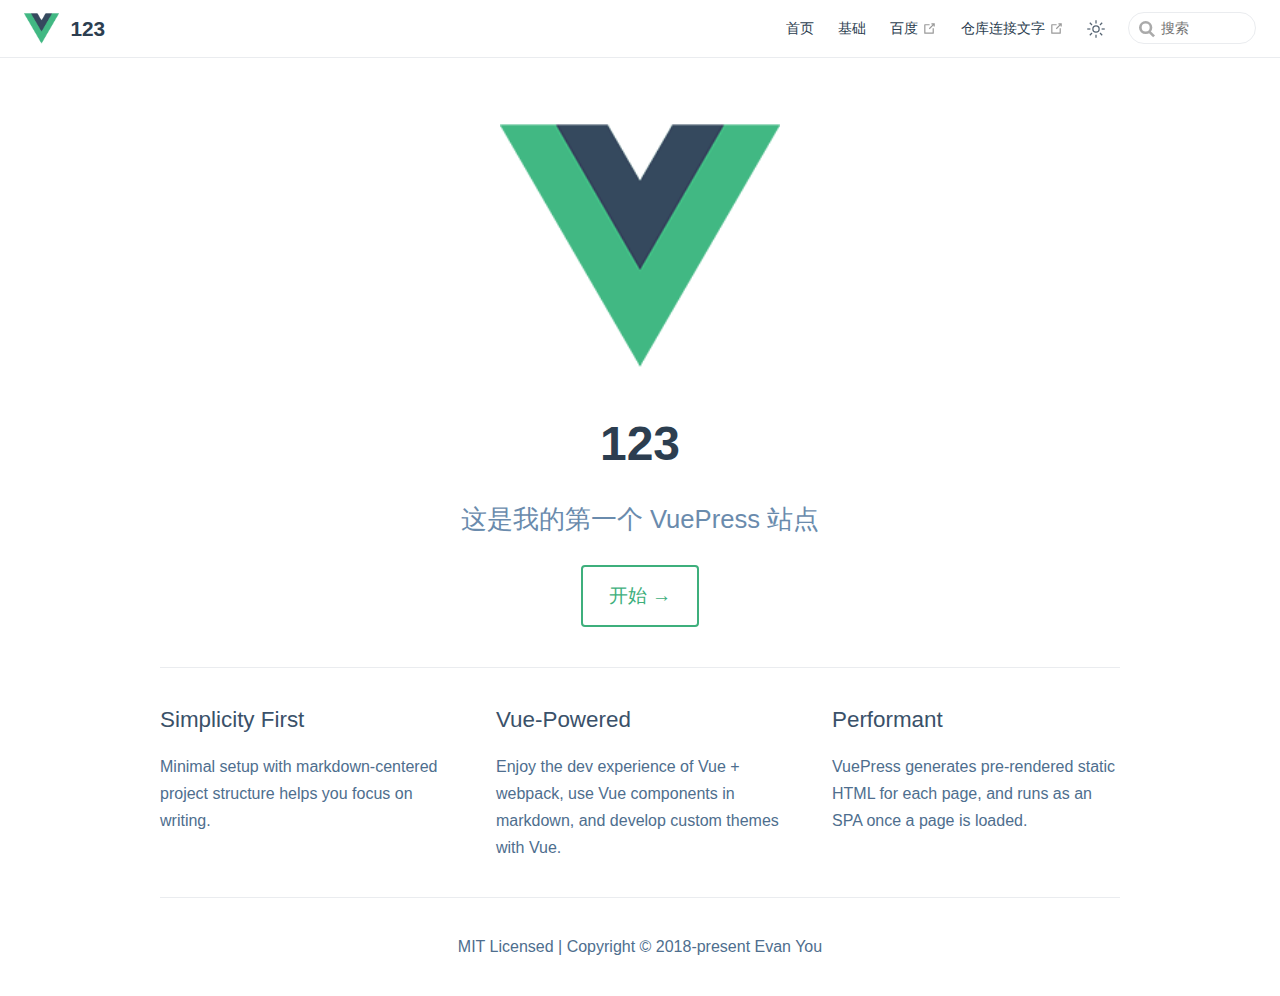
<file: index.html>
<!DOCTYPE html>
<html lang="zh">
  <head>
    <meta charset="utf-8">
    <meta name="viewport" content="width=device-width,initial-scale=1">
    <meta name="generator" content="VuePress 2.0.0-beta.61">
    <style>
      :root {
        --c-bg: #fff;
      }
      html.dark {
        --c-bg: #22272e;
      }
      html, body {
        background-color: var(--c-bg);
      }
    </style>
    <script>
      const userMode = localStorage.getItem('vuepress-color-scheme');
			const systemDarkMode = window.matchMedia && window.matchMedia('(prefers-color-scheme: dark)').matches;
			if (userMode === 'dark' || (userMode !== 'light' && systemDarkMode)) {
				document.documentElement.classList.toggle('dark', true);
			}
    </script>
    <link rel="icon" href="/images/logo.png"><title>Blogging Like a Hacker | 123</title><meta name="description" content="这是我的第一个 VuePress 站点">
    <link rel="preload" href="/assets/style-d541f12f.css" as="style"><link rel="stylesheet" href="/assets/style-d541f12f.css">
    <link rel="modulepreload" href="/assets/app-1a063ec8.js"><link rel="modulepreload" href="/assets/framework-5866ffd3.js"><link rel="modulepreload" href="/assets/index.html-b809455c.js"><link rel="modulepreload" href="/assets/index.html-2a83d0ce.js"><link rel="prefetch" href="/assets/page-a.html-2a8c745f.js" as="script"><link rel="prefetch" href="/assets/page-b.html-56be07da.js" as="script"><link rel="prefetch" href="/assets/index.html-4b4fdc1e.js" as="script"><link rel="prefetch" href="/assets/emoji_cheat_sheet.html-62e9799e.js" as="script"><link rel="prefetch" href="/assets/Loading.html-b8931bb8.js" as="script"><link rel="prefetch" href="/assets/404.html-f9875e7b.js" as="script"><link rel="prefetch" href="/assets/page-a.html-2a6a669c.js" as="script"><link rel="prefetch" href="/assets/page-b.html-9125eaba.js" as="script"><link rel="prefetch" href="/assets/index.html-5d763539.js" as="script"><link rel="prefetch" href="/assets/emoji_cheat_sheet.html-183b7e15.js" as="script"><link rel="prefetch" href="/assets/Loading.html-0df0f20d.js" as="script"><link rel="prefetch" href="/assets/404.html-87d54bd8.js" as="script"><link rel="prefetch" href="/assets/btt-c68e8c1b.js" as="script"><link rel="prefetch" href="/assets/buttons-043c7dbe.js" as="script">
  </head>
  <body>
    <div id="app"><!--[--><div class="theme-container no-sidebar"><!--[--><header class="navbar"><div class="toggle-sidebar-button" title="toggle sidebar" aria-expanded="false" role="button" tabindex="0"><div class="icon" aria-hidden="true"><span></span><span></span><span></span></div></div><span><a aria-current="page" href="/" class="router-link-active router-link-exact-active"><img class="logo" src="/images/logo.png" alt="123"><span class="site-name can-hide">123</span></a></span><div class="navbar-items-wrapper" style=""><!--[--><!--]--><nav class="navbar-items can-hide"><!--[--><div class="navbar-item"><a href="/activity/page-a" class="" aria-label="首页"><!--[--><!--]--> 首页 <!--[--><!--]--></a></div><div class="navbar-item"><a href="/guide/" class="" aria-label="基础"><!--[--><!--]--> 基础 <!--[--><!--]--></a></div><div class="navbar-item"><a class="external-link" href="https://baidu.com" rel="noopener noreferrer" target="_blank" aria-label="百度"><!--[--><!--]--> 百度 <span><svg class="external-link-icon" xmlns="http://www.w3.org/2000/svg" aria-hidden="true" focusable="false" x="0px" y="0px" viewBox="0 0 100 100" width="15" height="15"><path fill="currentColor" d="M18.8,85.1h56l0,0c2.2,0,4-1.8,4-4v-32h-8v28h-48v-48h28v-8h-32l0,0c-2.2,0-4,1.8-4,4v56C14.8,83.3,16.6,85.1,18.8,85.1z"></path><polygon fill="currentColor" points="45.7,48.7 51.3,54.3 77.2,28.5 77.2,37.2 85.2,37.2 85.2,14.9 62.8,14.9 62.8,22.9 71.5,22.9"></polygon></svg><span class="external-link-icon-sr-only">open in new window</span></span><!--[--><!--]--></a></div><div class="navbar-item"><a class="external-link" href="https://baidu.com" rel="noopener noreferrer" target="_blank" aria-label="仓库连接文字"><!--[--><!--]--> 仓库连接文字 <span><svg class="external-link-icon" xmlns="http://www.w3.org/2000/svg" aria-hidden="true" focusable="false" x="0px" y="0px" viewBox="0 0 100 100" width="15" height="15"><path fill="currentColor" d="M18.8,85.1h56l0,0c2.2,0,4-1.8,4-4v-32h-8v28h-48v-48h28v-8h-32l0,0c-2.2,0-4,1.8-4,4v56C14.8,83.3,16.6,85.1,18.8,85.1z"></path><polygon fill="currentColor" points="45.7,48.7 51.3,54.3 77.2,28.5 77.2,37.2 85.2,37.2 85.2,14.9 62.8,14.9 62.8,22.9 71.5,22.9"></polygon></svg><span class="external-link-icon-sr-only">open in new window</span></span><!--[--><!--]--></a></div><!--]--></nav><!--[--><!--]--><button class="toggle-color-mode-button" title="toggle color mode"><svg style="" class="icon" focusable="false" viewBox="0 0 32 32"><path d="M16 12.005a4 4 0 1 1-4 4a4.005 4.005 0 0 1 4-4m0-2a6 6 0 1 0 6 6a6 6 0 0 0-6-6z" fill="currentColor"></path><path d="M5.394 6.813l1.414-1.415l3.506 3.506L8.9 10.318z" fill="currentColor"></path><path d="M2 15.005h5v2H2z" fill="currentColor"></path><path d="M5.394 25.197L8.9 21.691l1.414 1.415l-3.506 3.505z" fill="currentColor"></path><path d="M15 25.005h2v5h-2z" fill="currentColor"></path><path d="M21.687 23.106l1.414-1.415l3.506 3.506l-1.414 1.414z" fill="currentColor"></path><path d="M25 15.005h5v2h-5z" fill="currentColor"></path><path d="M21.687 8.904l3.506-3.506l1.414 1.415l-3.506 3.505z" fill="currentColor"></path><path d="M15 2.005h2v5h-2z" fill="currentColor"></path></svg><svg style="display:none;" class="icon" focusable="false" viewBox="0 0 32 32"><path d="M13.502 5.414a15.075 15.075 0 0 0 11.594 18.194a11.113 11.113 0 0 1-7.975 3.39c-.138 0-.278.005-.418 0a11.094 11.094 0 0 1-3.2-21.584M14.98 3a1.002 1.002 0 0 0-.175.016a13.096 13.096 0 0 0 1.825 25.981c.164.006.328 0 .49 0a13.072 13.072 0 0 0 10.703-5.555a1.01 1.01 0 0 0-.783-1.565A13.08 13.08 0 0 1 15.89 4.38A1.015 1.015 0 0 0 14.98 3z" fill="currentColor"></path></svg></button><form class="search-box" role="search"><input type="search" placeholder="搜索" autocomplete="off" spellcheck="false" value><!----></form></div></header><!--]--><div class="sidebar-mask"></div><!--[--><aside class="sidebar"><nav class="navbar-items"><!--[--><div class="navbar-item"><a href="/activity/page-a" class="" aria-label="首页"><!--[--><!--]--> 首页 <!--[--><!--]--></a></div><div class="navbar-item"><a href="/guide/" class="" aria-label="基础"><!--[--><!--]--> 基础 <!--[--><!--]--></a></div><div class="navbar-item"><a class="external-link" href="https://baidu.com" rel="noopener noreferrer" target="_blank" aria-label="百度"><!--[--><!--]--> 百度 <span><svg class="external-link-icon" xmlns="http://www.w3.org/2000/svg" aria-hidden="true" focusable="false" x="0px" y="0px" viewBox="0 0 100 100" width="15" height="15"><path fill="currentColor" d="M18.8,85.1h56l0,0c2.2,0,4-1.8,4-4v-32h-8v28h-48v-48h28v-8h-32l0,0c-2.2,0-4,1.8-4,4v56C14.8,83.3,16.6,85.1,18.8,85.1z"></path><polygon fill="currentColor" points="45.7,48.7 51.3,54.3 77.2,28.5 77.2,37.2 85.2,37.2 85.2,14.9 62.8,14.9 62.8,22.9 71.5,22.9"></polygon></svg><span class="external-link-icon-sr-only">open in new window</span></span><!--[--><!--]--></a></div><div class="navbar-item"><a class="external-link" href="https://baidu.com" rel="noopener noreferrer" target="_blank" aria-label="仓库连接文字"><!--[--><!--]--> 仓库连接文字 <span><svg class="external-link-icon" xmlns="http://www.w3.org/2000/svg" aria-hidden="true" focusable="false" x="0px" y="0px" viewBox="0 0 100 100" width="15" height="15"><path fill="currentColor" d="M18.8,85.1h56l0,0c2.2,0,4-1.8,4-4v-32h-8v28h-48v-48h28v-8h-32l0,0c-2.2,0-4,1.8-4,4v56C14.8,83.3,16.6,85.1,18.8,85.1z"></path><polygon fill="currentColor" points="45.7,48.7 51.3,54.3 77.2,28.5 77.2,37.2 85.2,37.2 85.2,14.9 62.8,14.9 62.8,22.9 71.5,22.9"></polygon></svg><span class="external-link-icon-sr-only">open in new window</span></span><!--[--><!--]--></a></div><!--]--></nav><!--[--><!--]--><!----><!--[--><!--]--></aside><!--]--><!--[--><main class="home"><header class="hero"><img src="/./images/logo.png" alt="123" height="280"><h1 id="main-title">123</h1><p class="description">这是我的第一个 VuePress 站点</p><p class="actions"><!--[--><a href="/activity/page-a" class="action-button secondary" aria-label="开始 →"><!--[--><!--]--> 开始 → <!--[--><!--]--></a><!--]--></p></header><div class="features"><!--[--><div class="feature"><h2>Simplicity First</h2><p>Minimal setup with markdown-centered project structure helps you focus on writing.</p></div><div class="feature"><h2>Vue-Powered</h2><p>Enjoy the dev experience of Vue + webpack, use Vue components in markdown, and develop custom themes with Vue.</p></div><div class="feature"><h2>Performant</h2><p>VuePress generates pre-rendered static HTML for each page, and runs as an SPA once a page is loaded.</p></div><!--]--></div><div class="theme-default-content"><div></div></div><!--[--><!-- eslint-disable-next-line vue/no-v-html --><div class="footer">MIT Licensed | Copyright © 2018-present Evan You</div><!--]--></main><!--]--></div><!----><!--]--></div>
    <script type="module" src="/assets/app-1a063ec8.js" defer></script>
  </body>
</html>
</file>
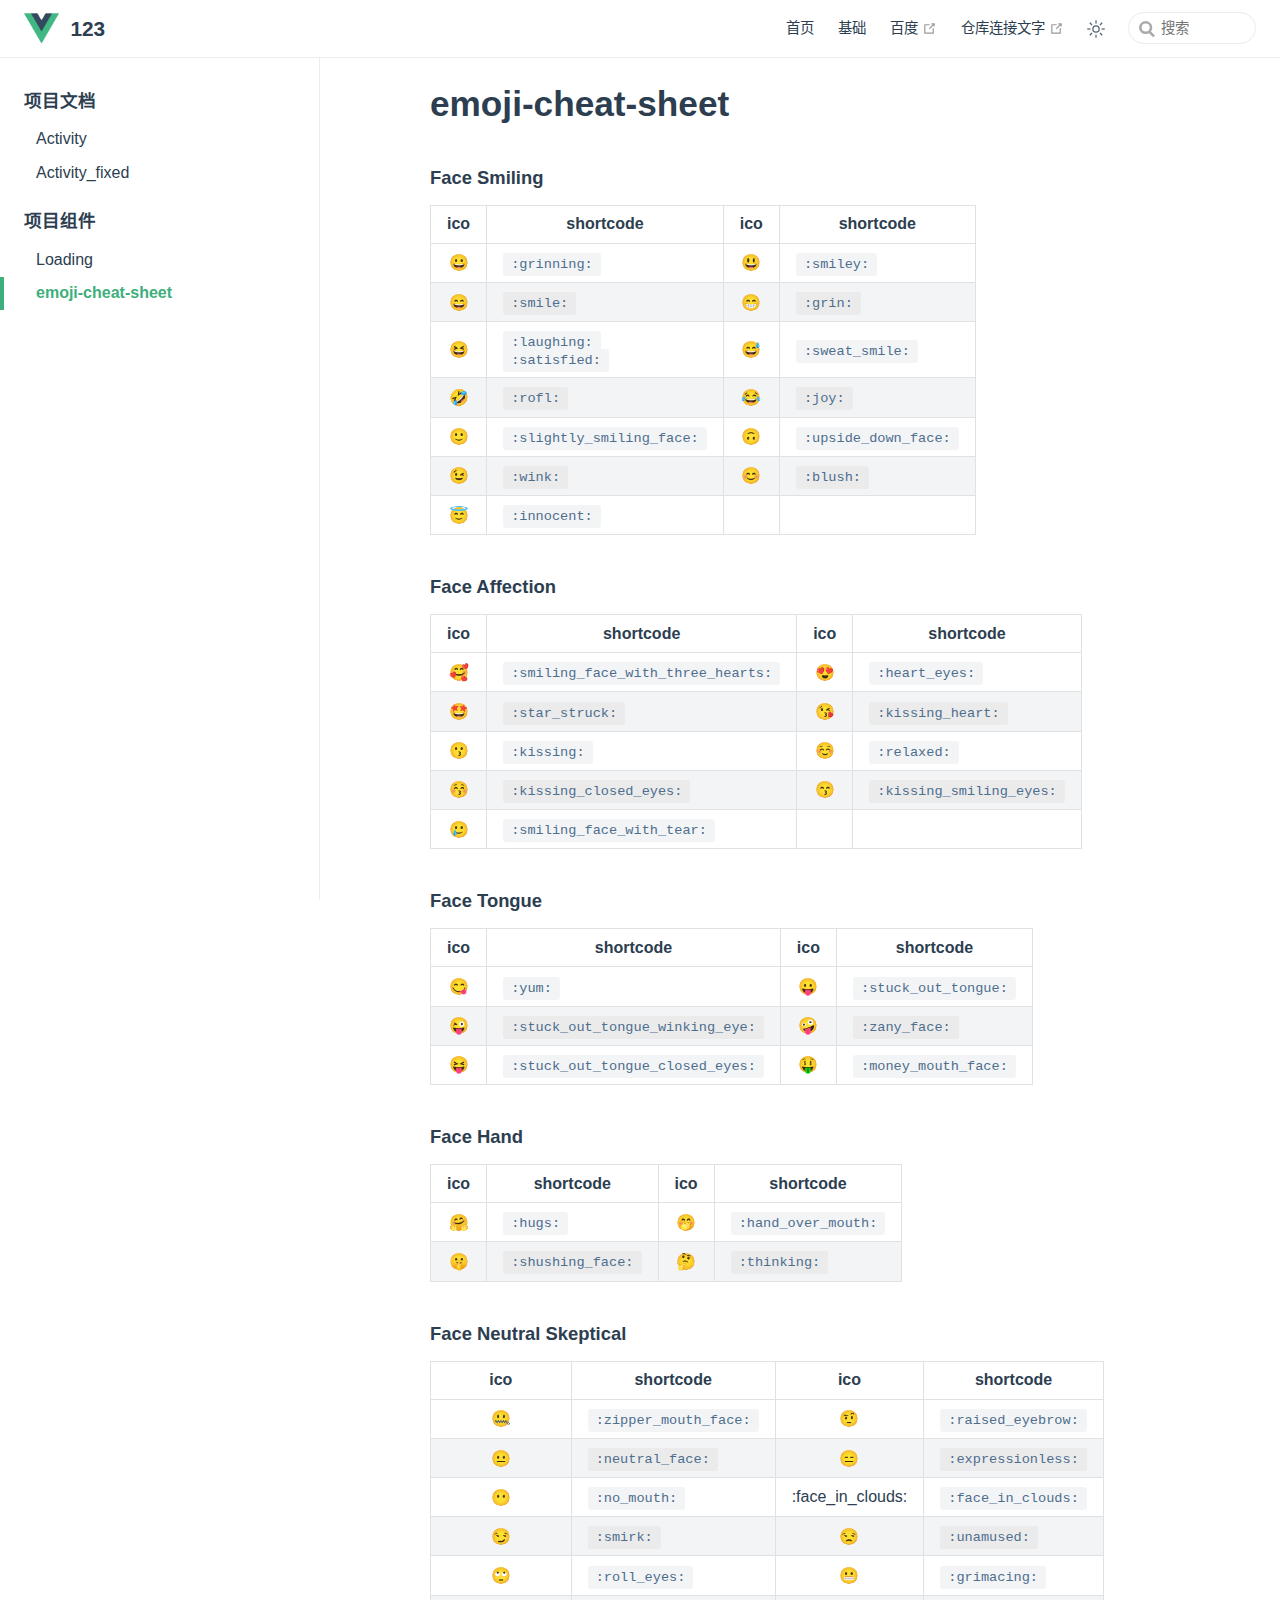
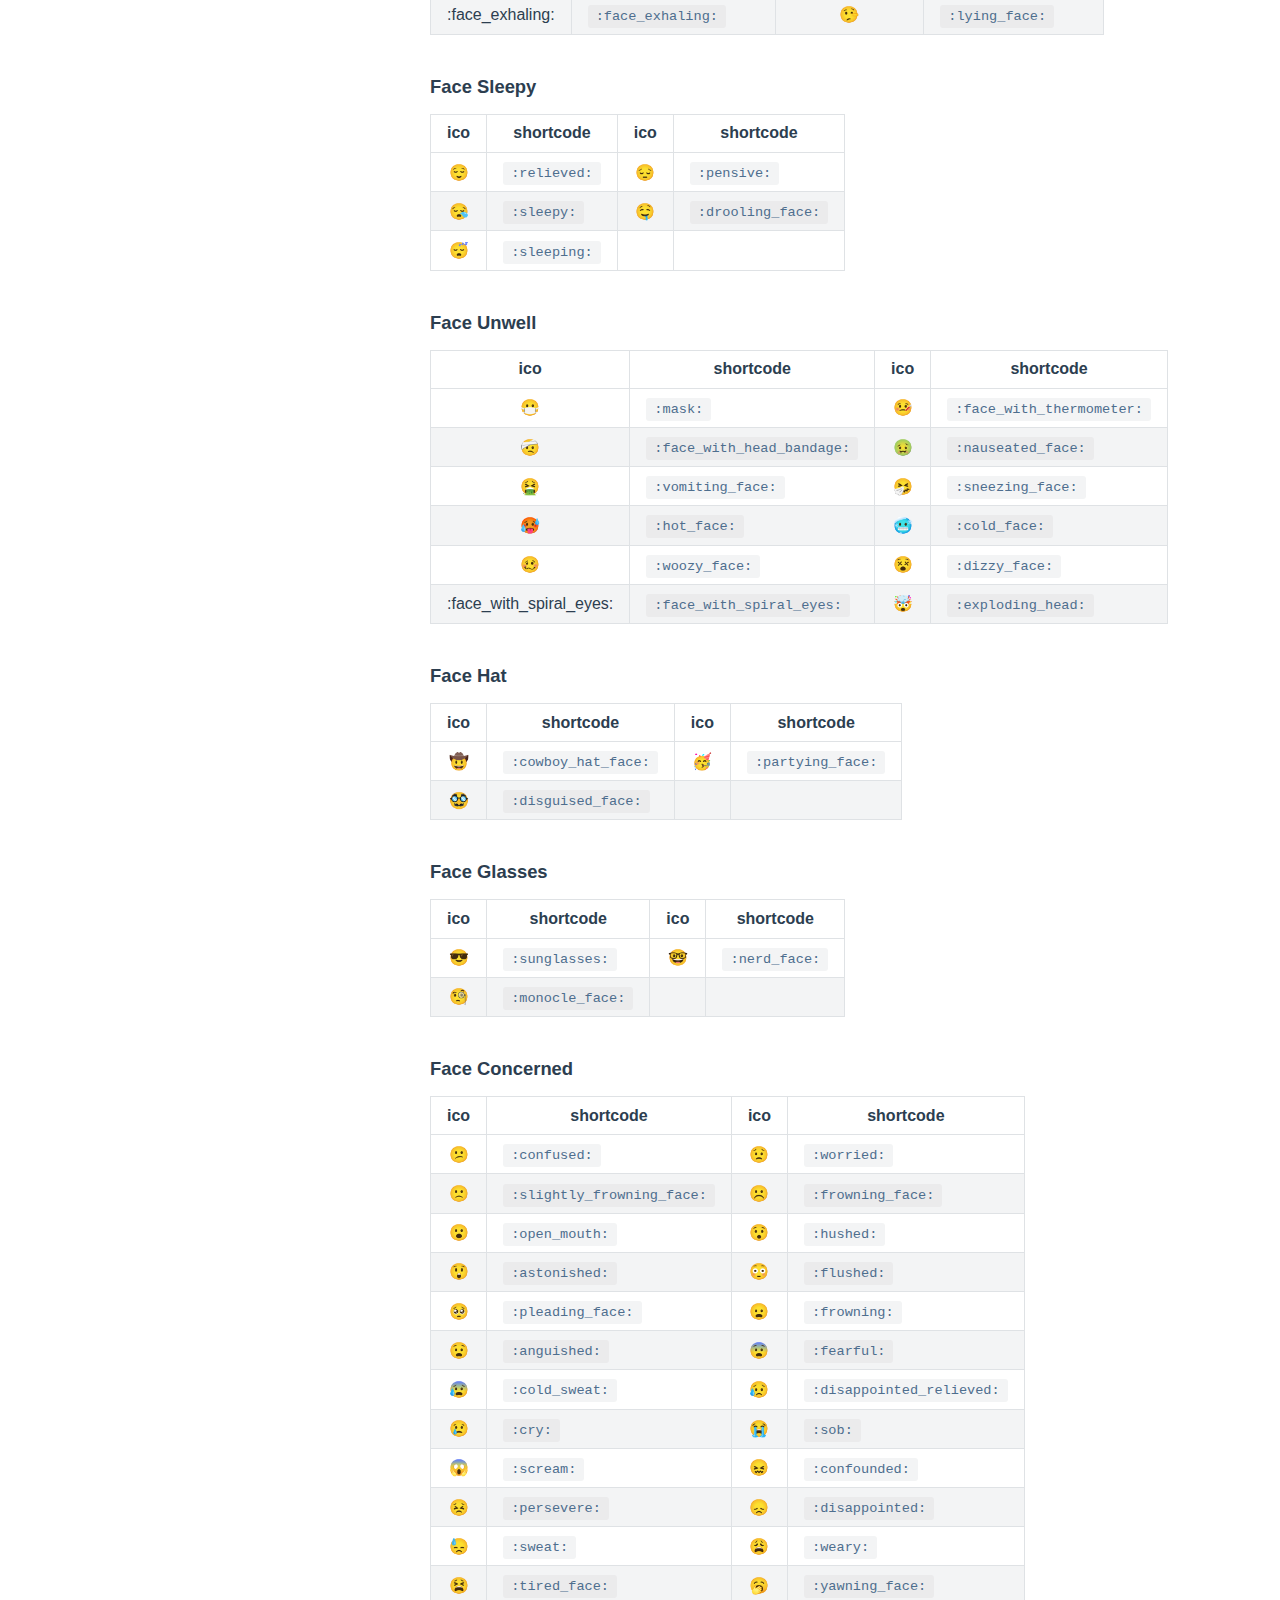
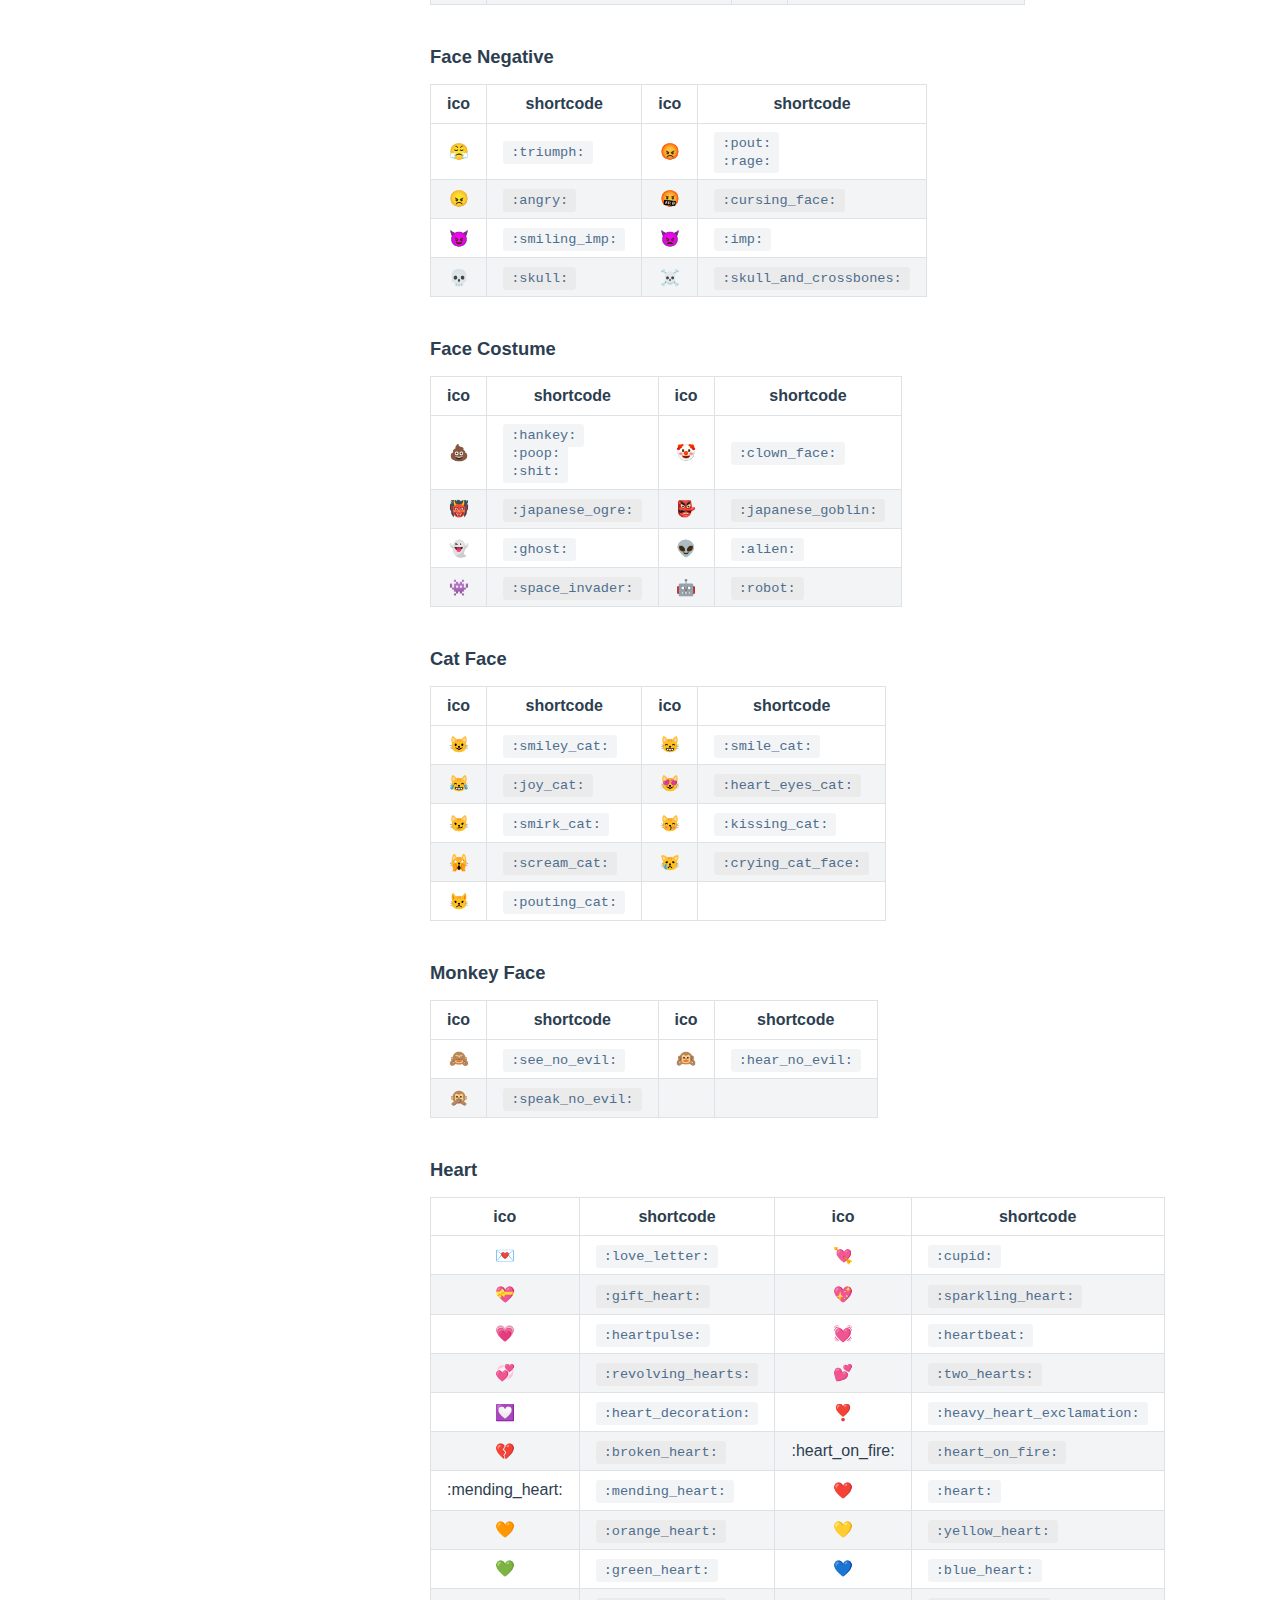
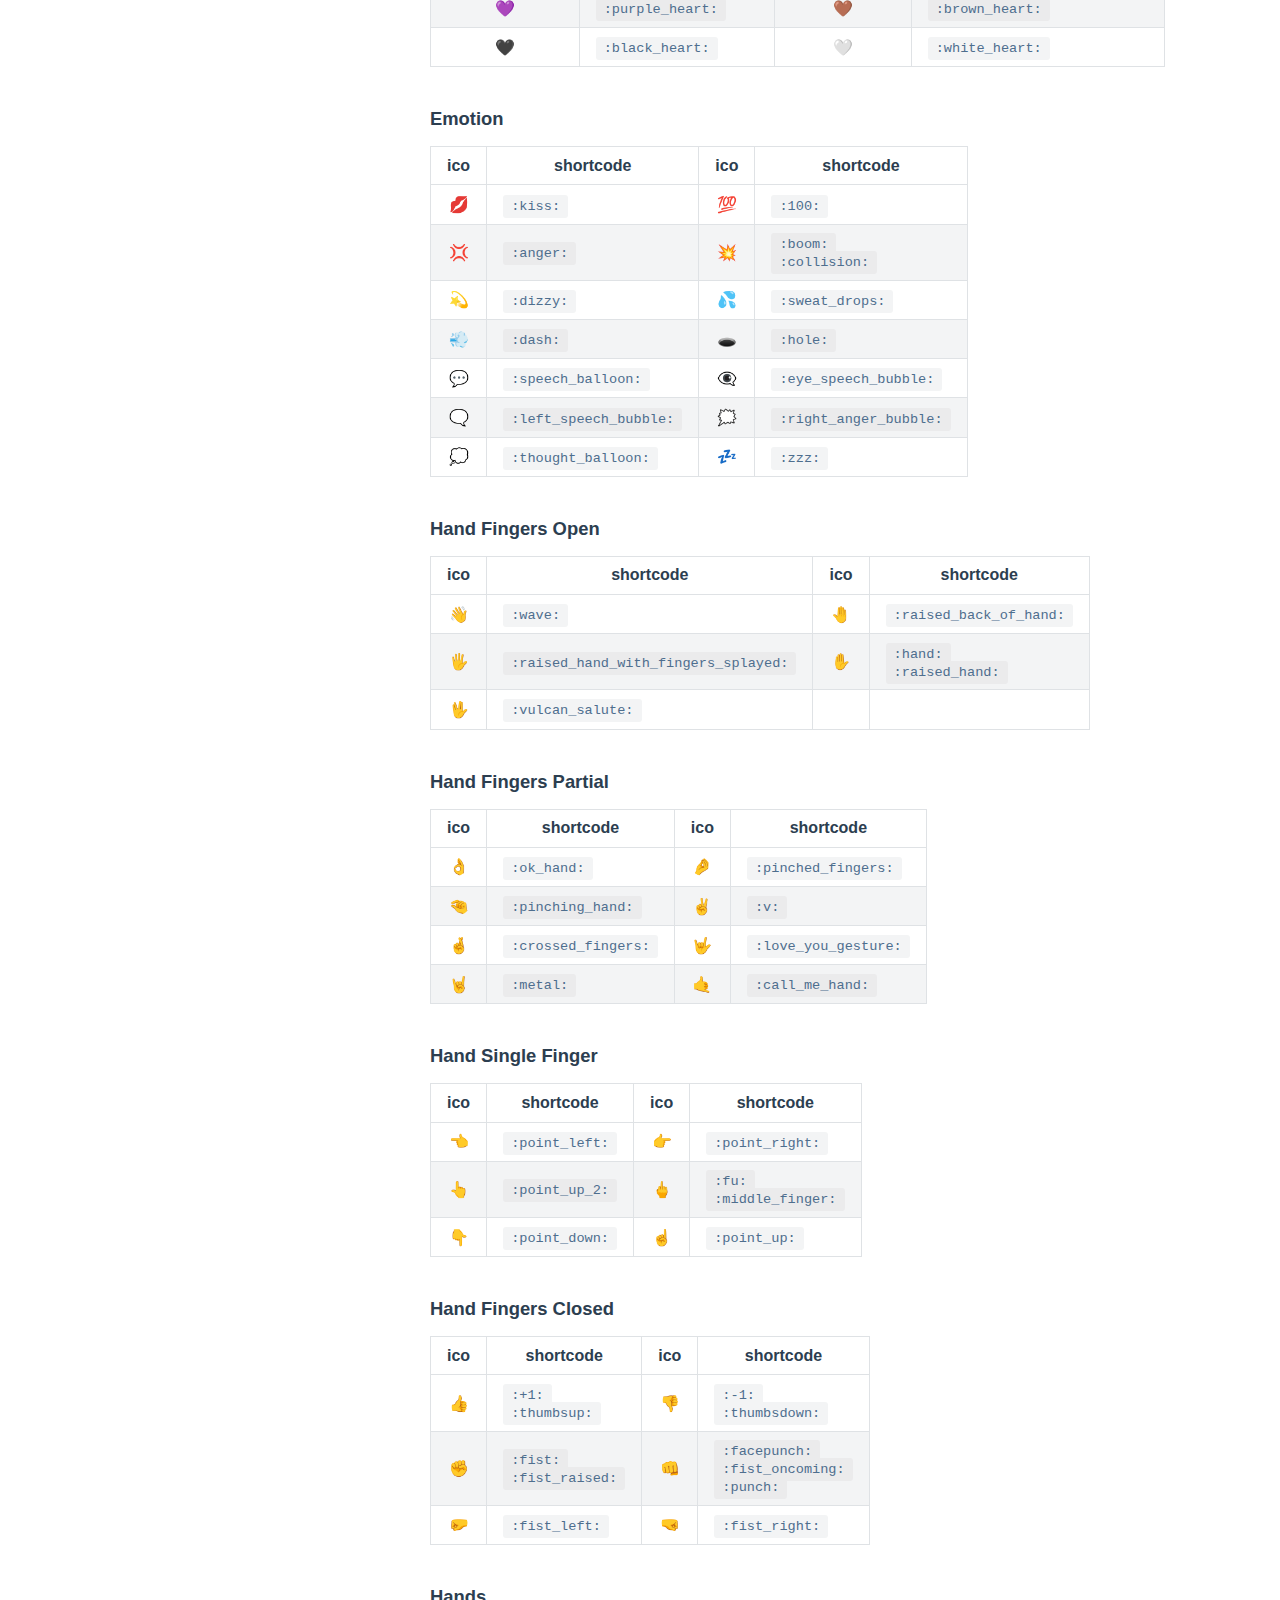
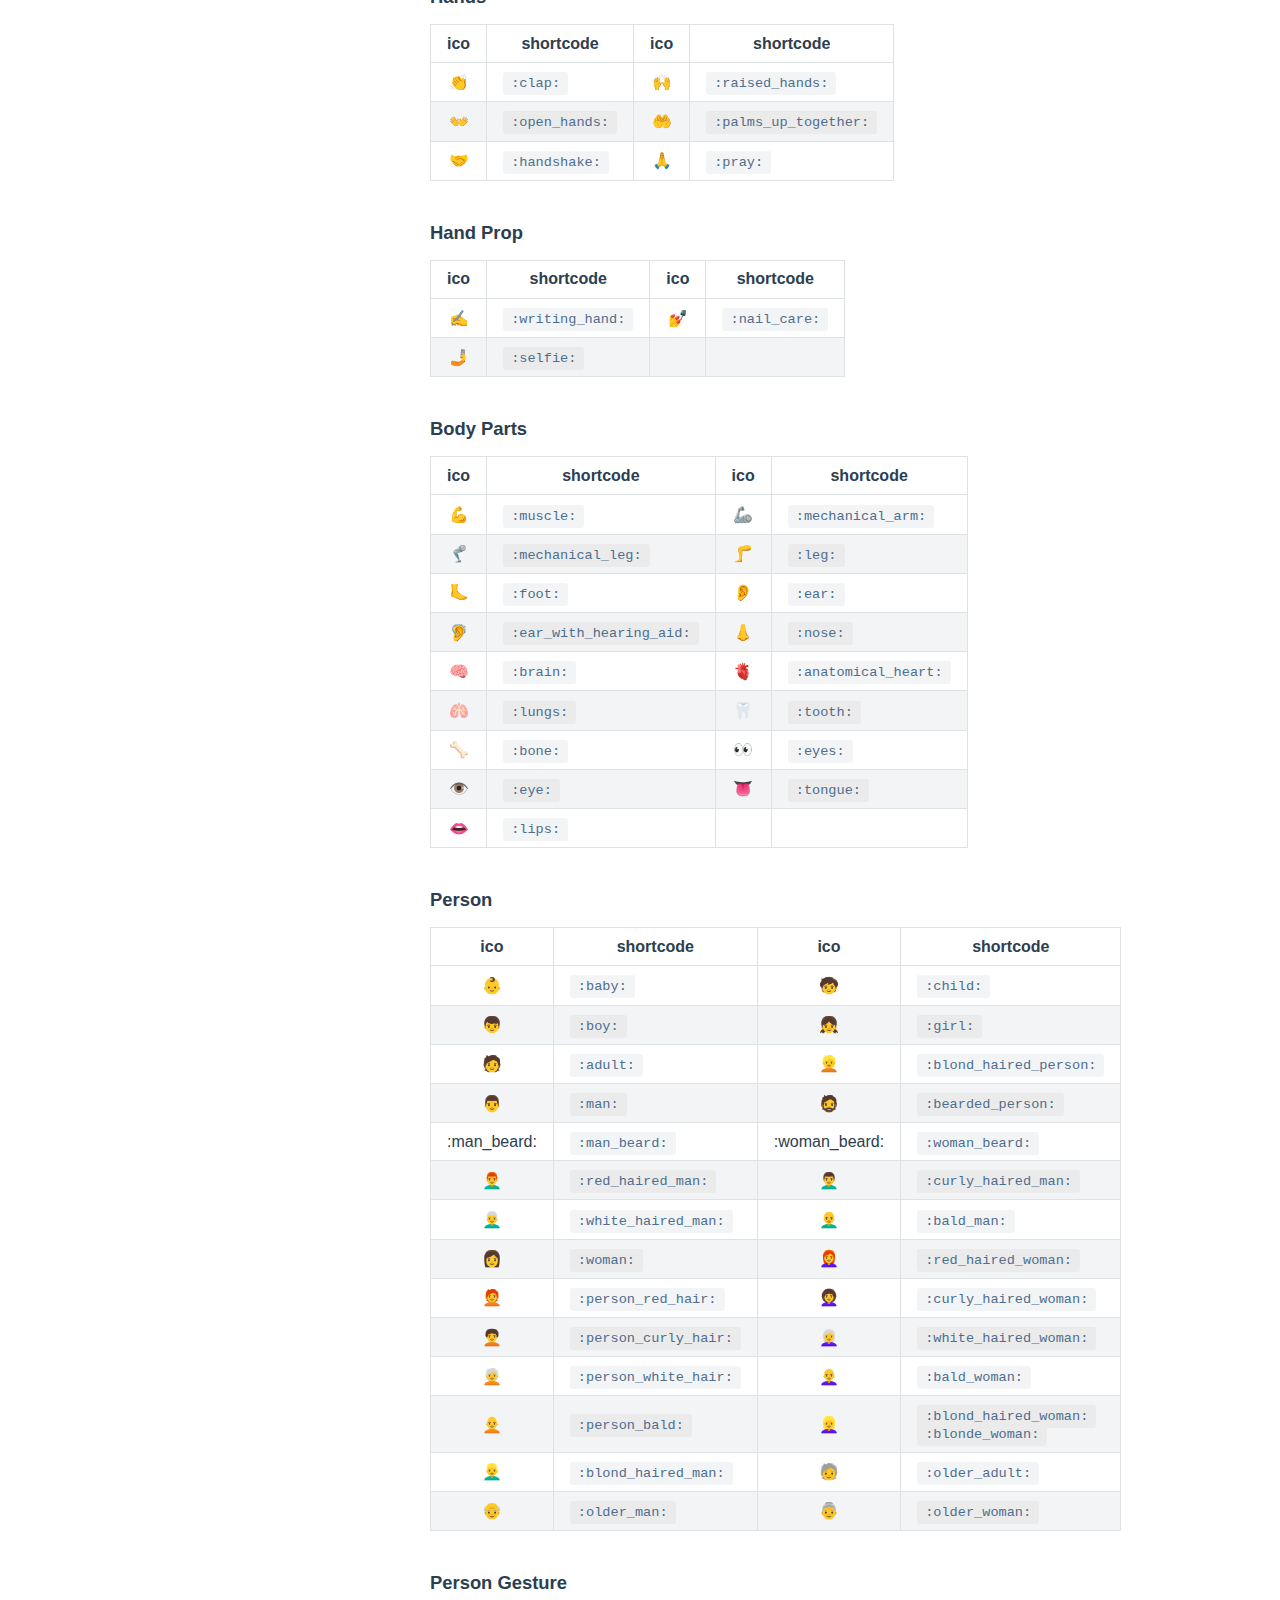
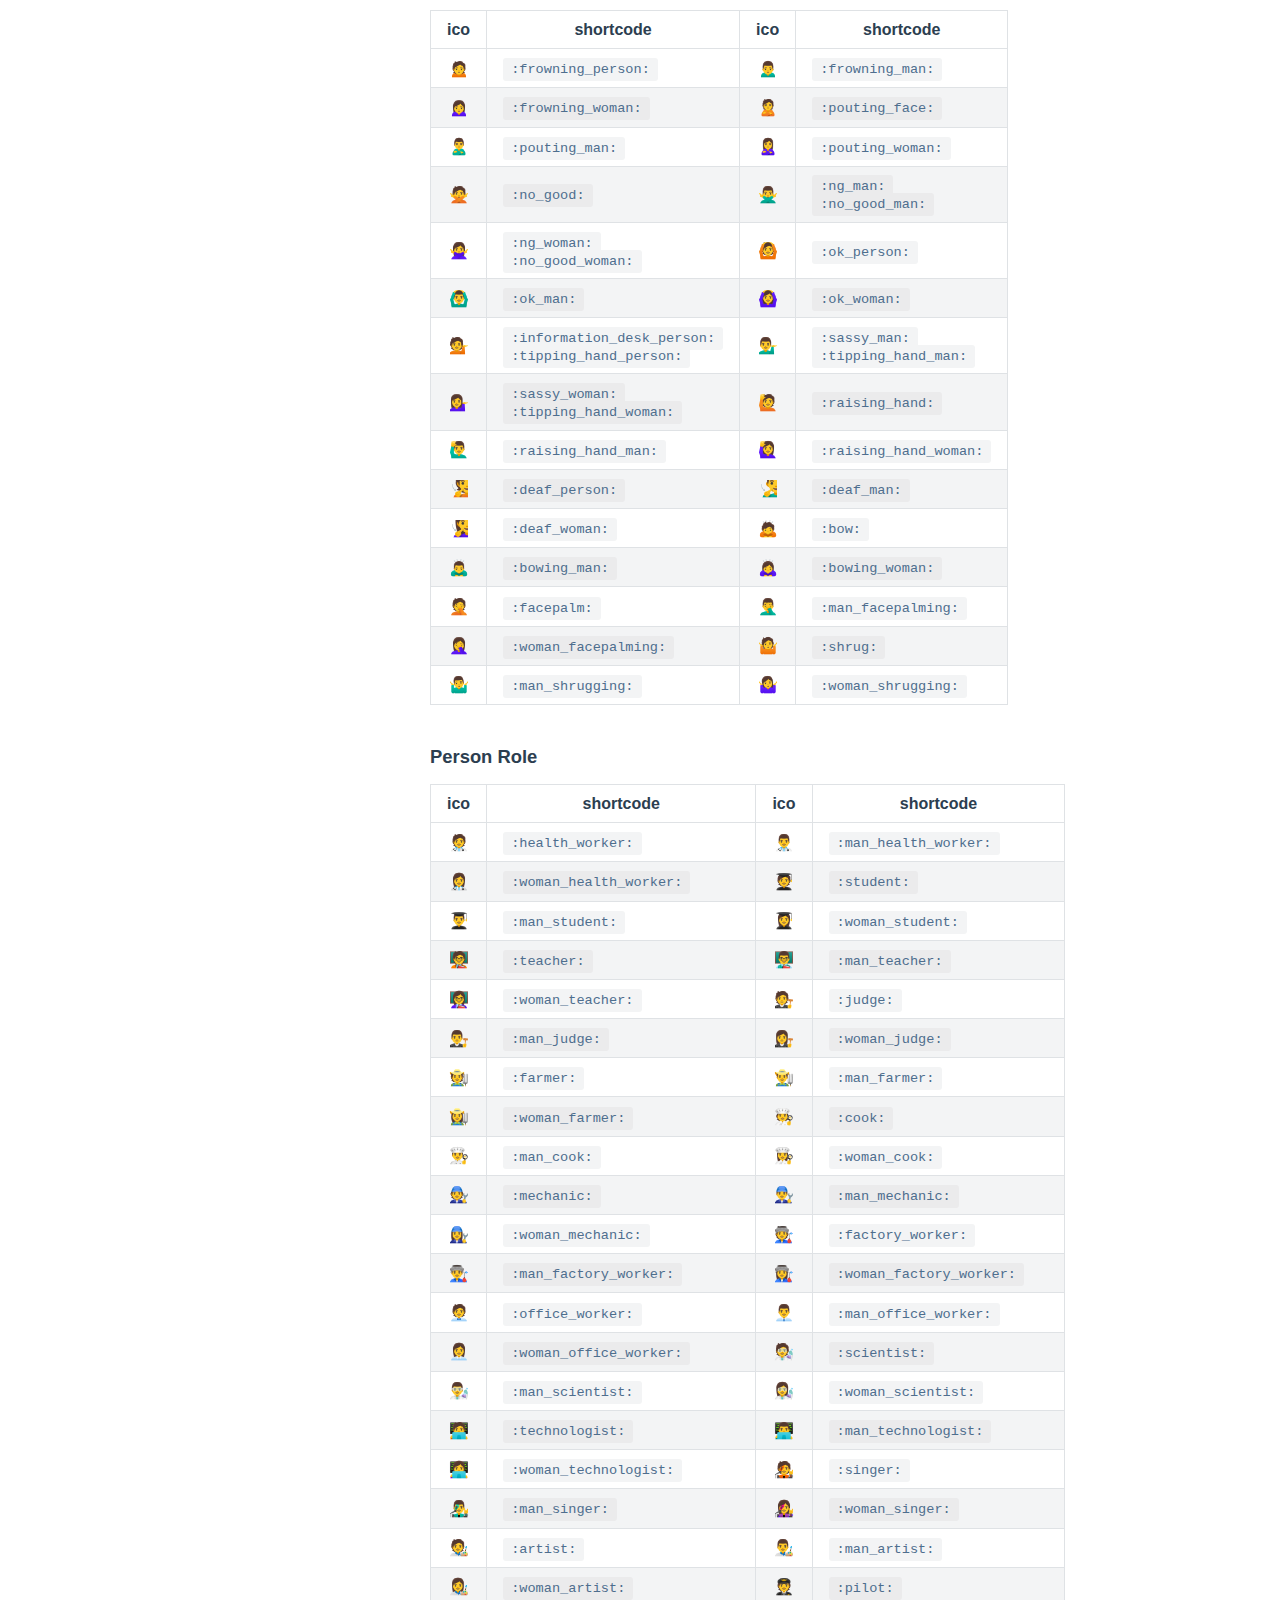
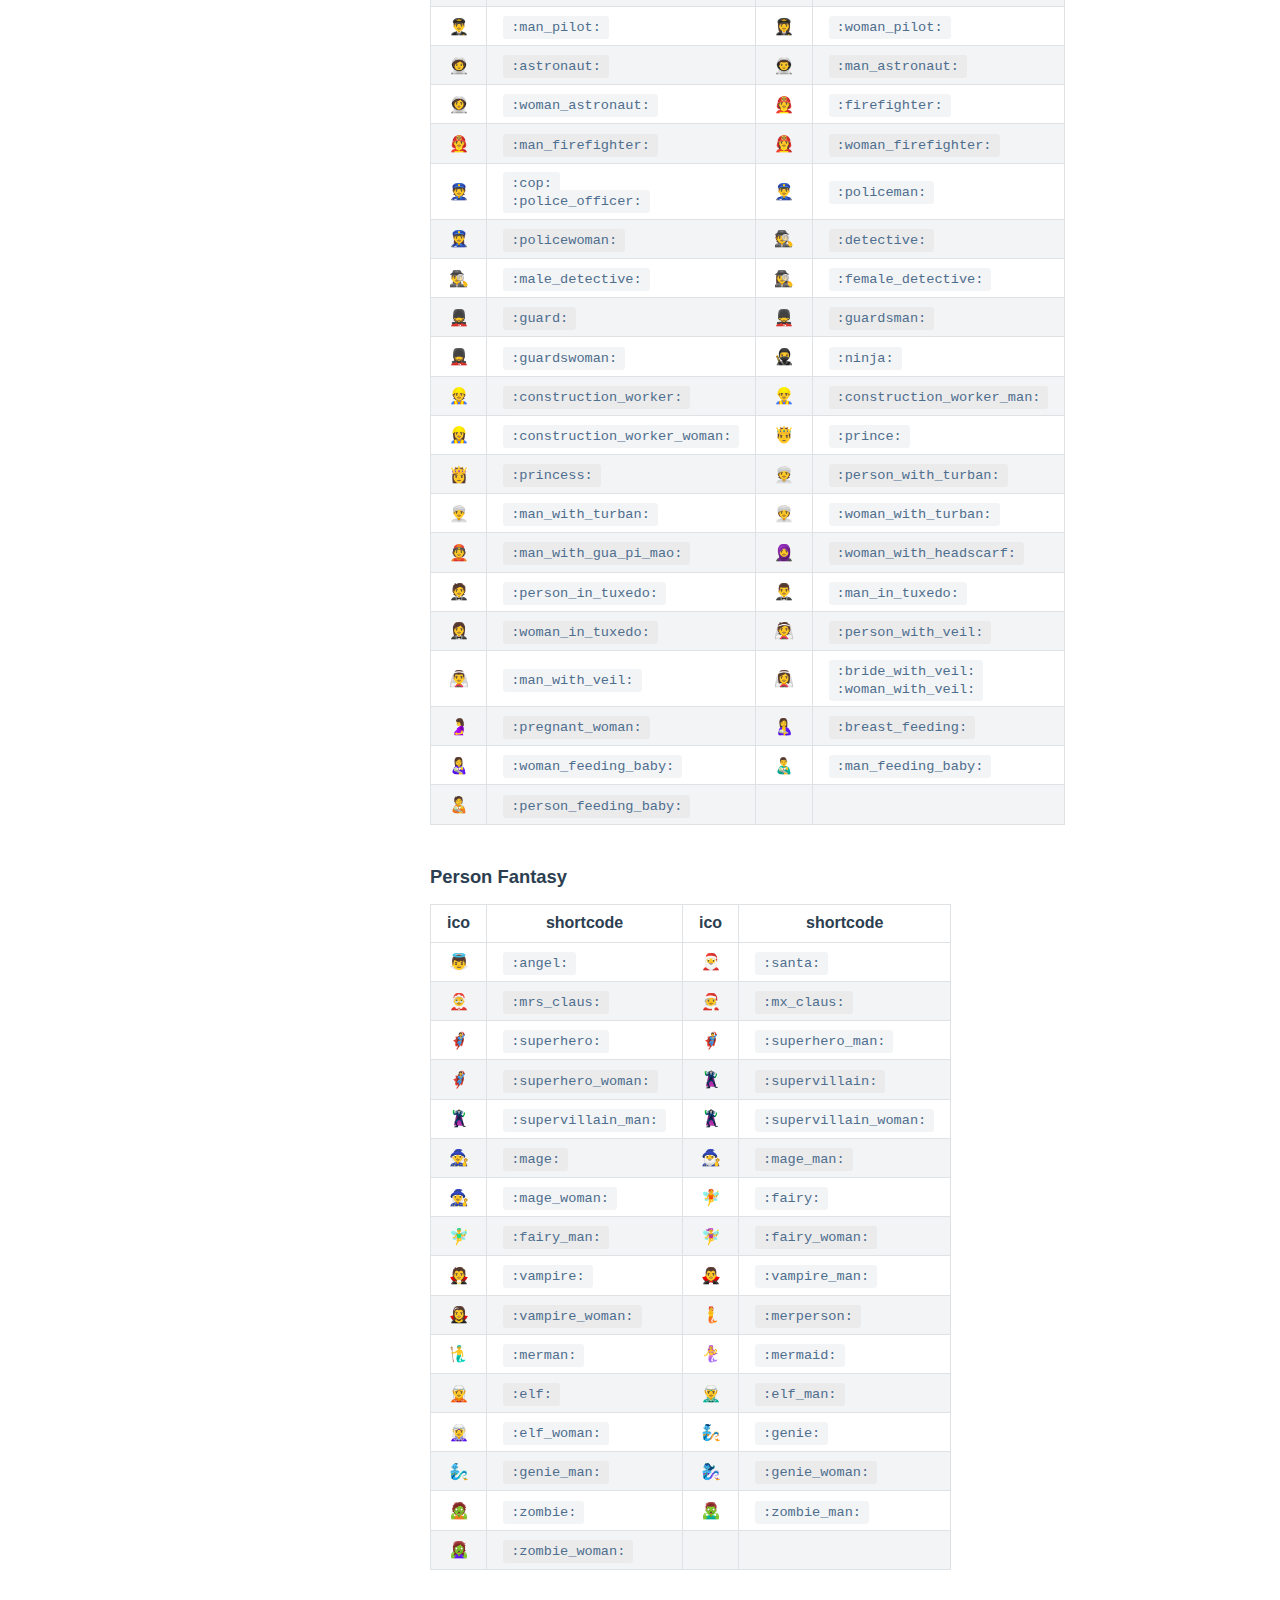
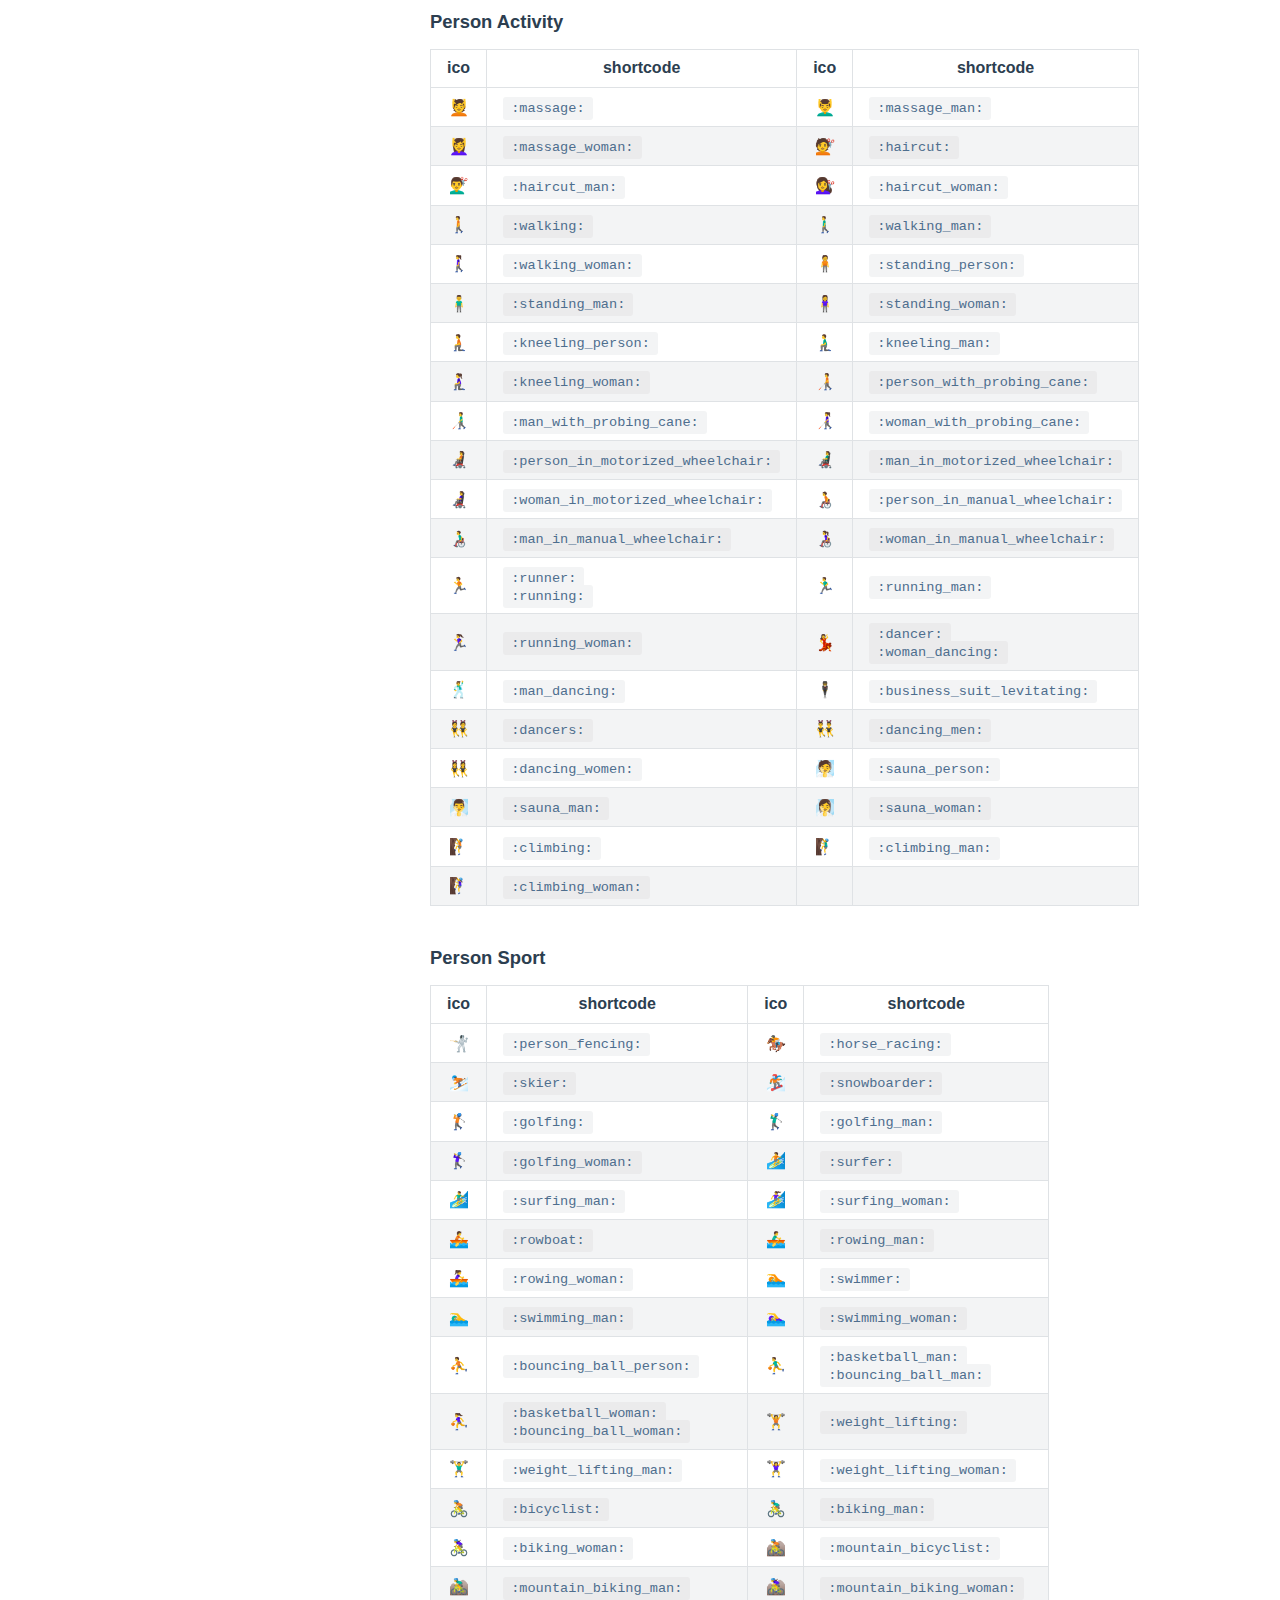
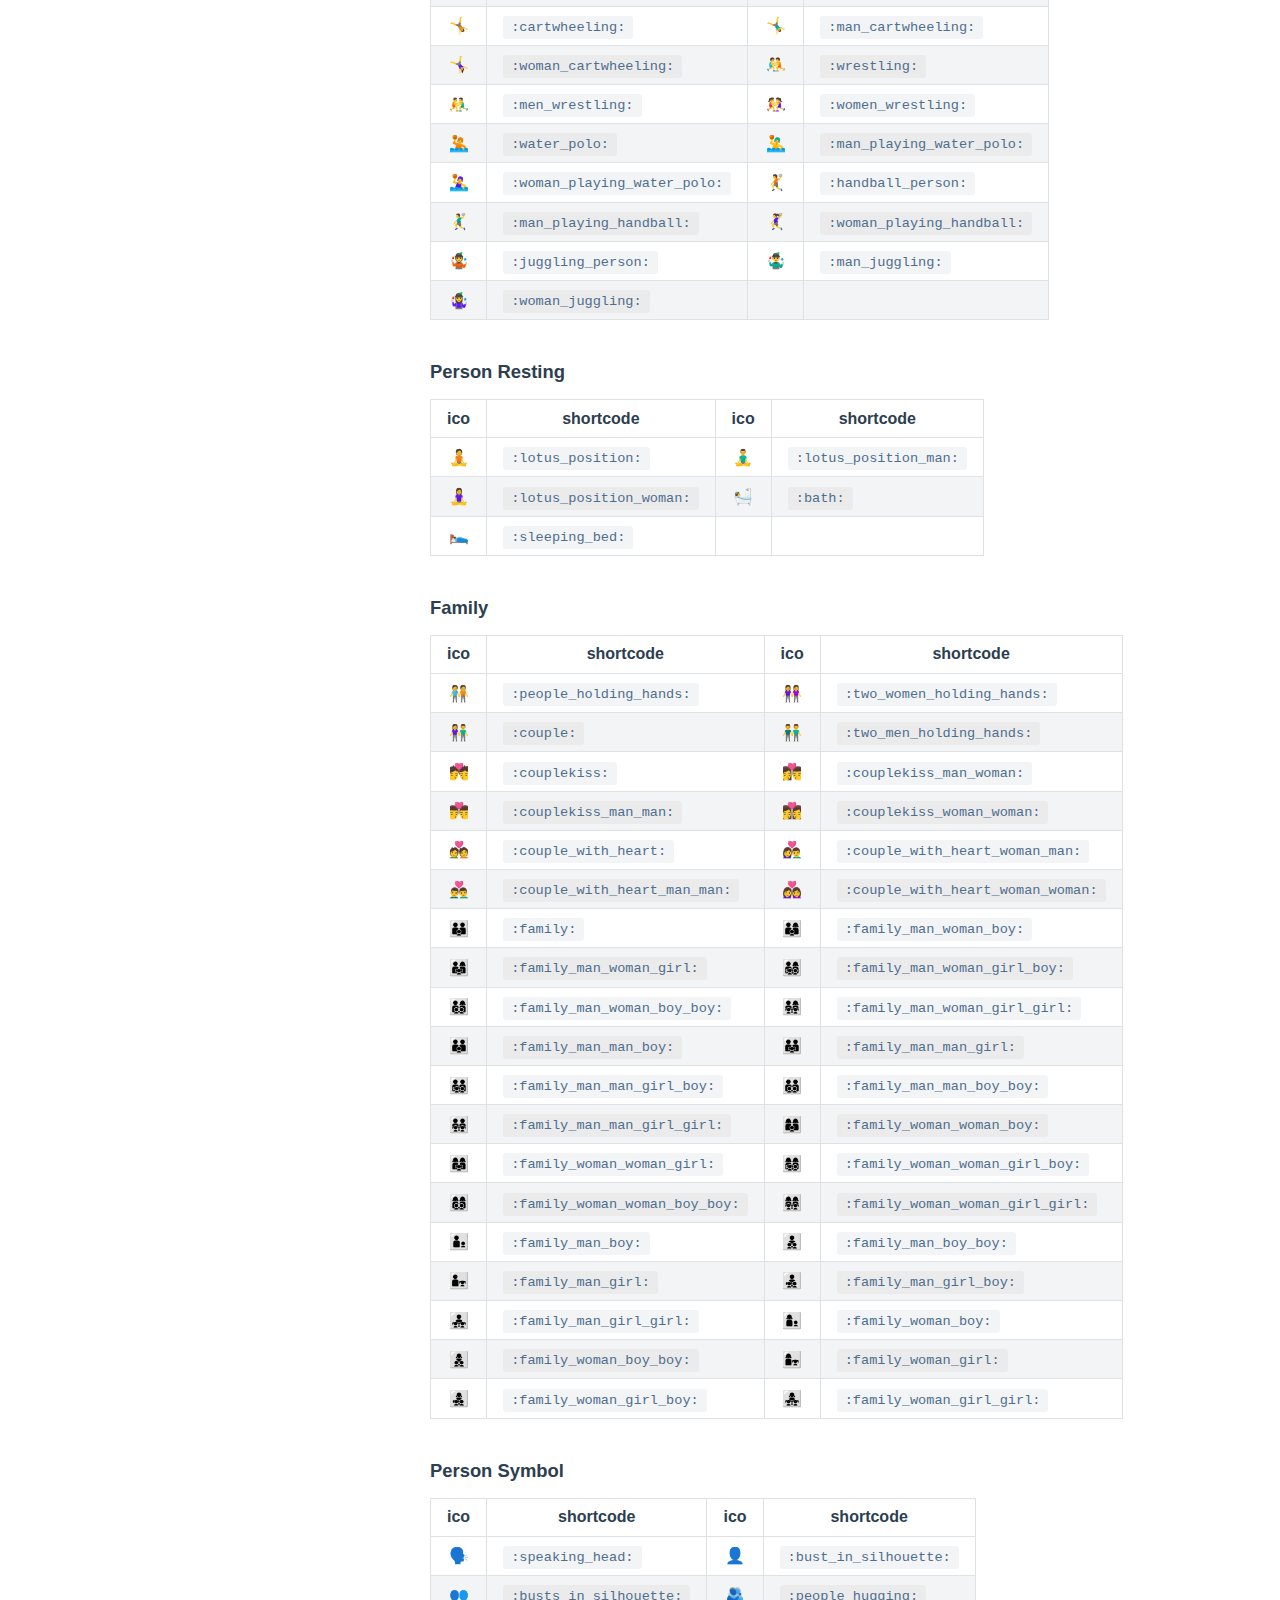
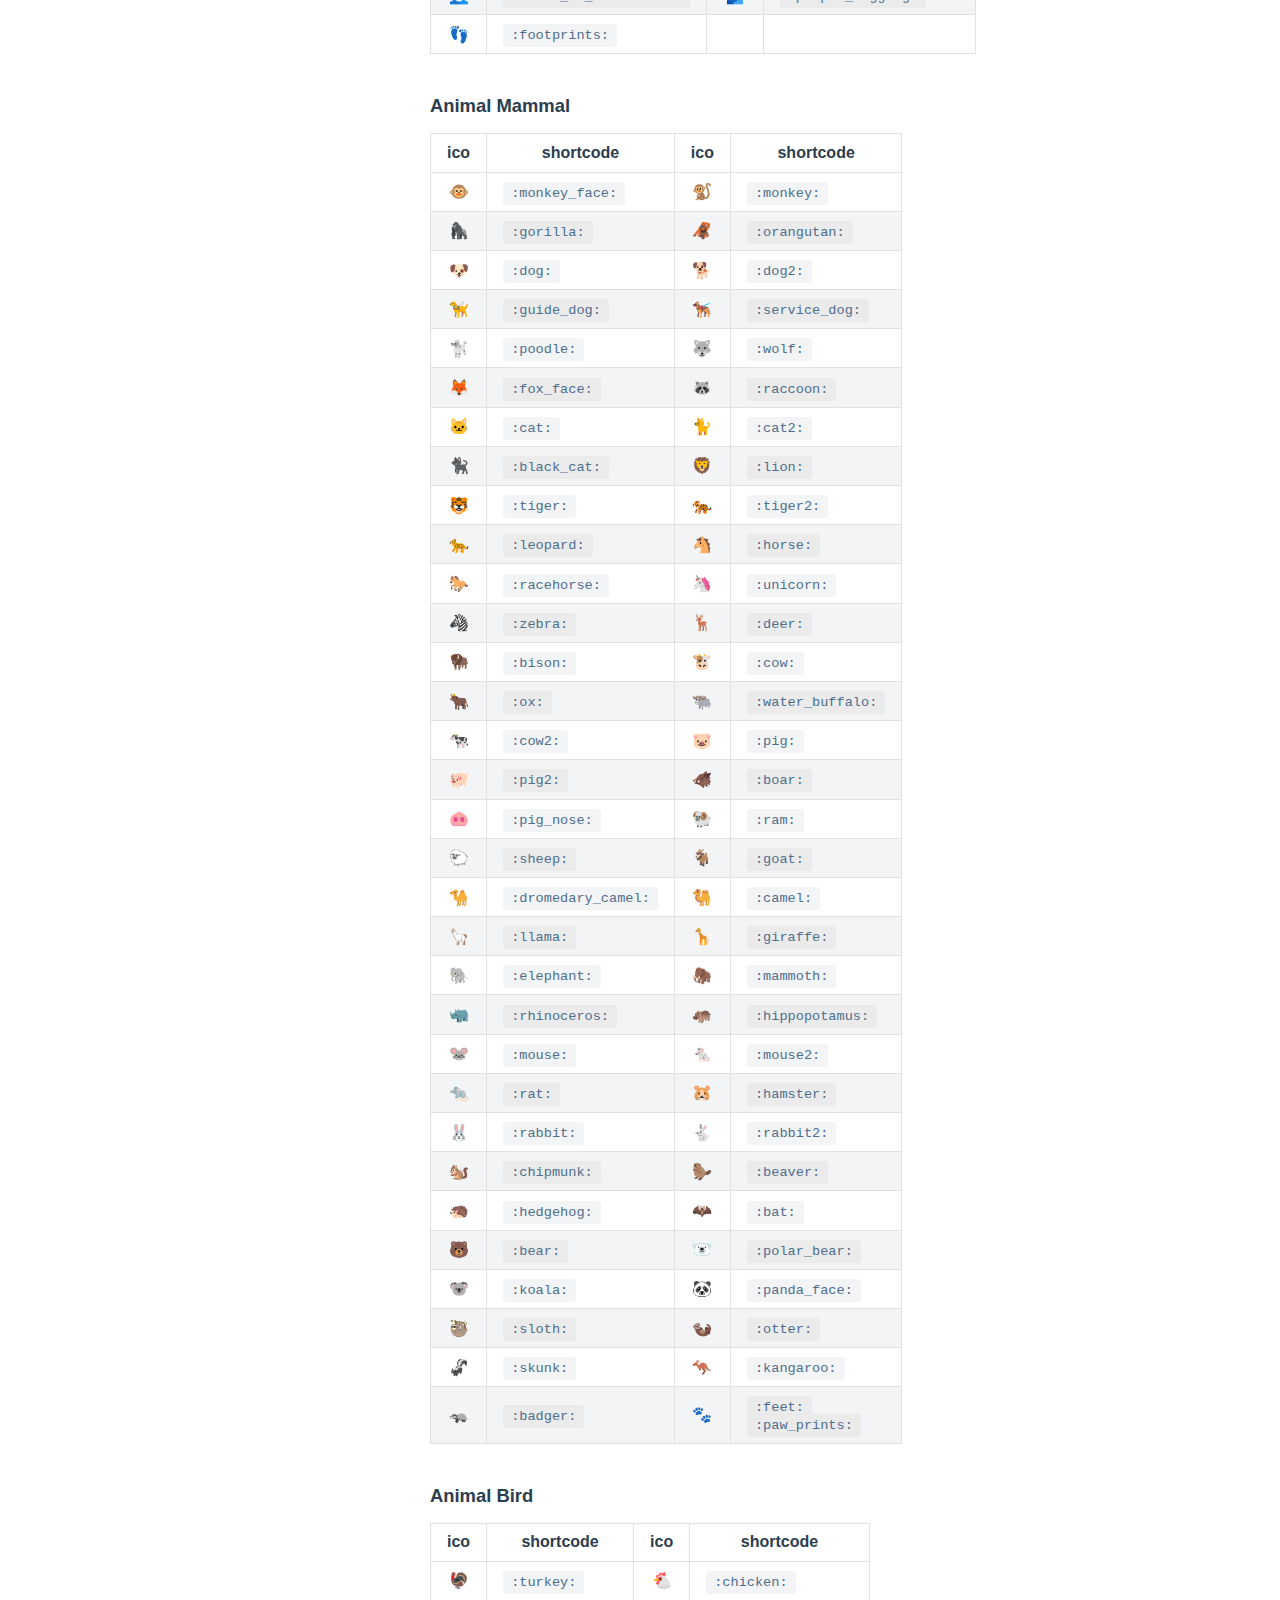
<file: activity/components/emoji_cheat_sheet.html>
<!DOCTYPE html>
<html lang="zh-CN">
  <head>
    <meta charset="utf-8">
    <meta name="viewport" content="width=device-width,initial-scale=1">
    <meta name="generator" content="VuePress 2.0.0-beta.61">
    <style>
      :root {
        --c-bg: #fff;
      }
      html.dark {
        --c-bg: #22272e;
      }
      html, body {
        background-color: var(--c-bg);
      }
    </style>
    <script>
      const userMode = localStorage.getItem('vuepress-color-scheme');
			const systemDarkMode = window.matchMedia && window.matchMedia('(prefers-color-scheme: dark)').matches;
			if (userMode === 'dark' || (userMode !== 'light' && systemDarkMode)) {
				document.documentElement.classList.toggle('dark', true);
			}
    </script>
    <link rel="icon" href="/images/logo.png"><title>emoji-cheat-sheet | 123</title><meta name="description" content="这是我的第一个 VuePress 站点">
    <link rel="preload" href="/assets/style-d541f12f.css" as="style"><link rel="stylesheet" href="/assets/style-d541f12f.css">
    <link rel="modulepreload" href="/assets/app-1a063ec8.js"><link rel="modulepreload" href="/assets/framework-5866ffd3.js"><link rel="modulepreload" href="/assets/emoji_cheat_sheet.html-62e9799e.js"><link rel="modulepreload" href="/assets/emoji_cheat_sheet.html-183b7e15.js"><link rel="prefetch" href="/assets/index.html-2a83d0ce.js" as="script"><link rel="prefetch" href="/assets/page-a.html-2a8c745f.js" as="script"><link rel="prefetch" href="/assets/page-b.html-56be07da.js" as="script"><link rel="prefetch" href="/assets/index.html-4b4fdc1e.js" as="script"><link rel="prefetch" href="/assets/Loading.html-b8931bb8.js" as="script"><link rel="prefetch" href="/assets/404.html-f9875e7b.js" as="script"><link rel="prefetch" href="/assets/index.html-b809455c.js" as="script"><link rel="prefetch" href="/assets/page-a.html-2a6a669c.js" as="script"><link rel="prefetch" href="/assets/page-b.html-9125eaba.js" as="script"><link rel="prefetch" href="/assets/index.html-5d763539.js" as="script"><link rel="prefetch" href="/assets/Loading.html-0df0f20d.js" as="script"><link rel="prefetch" href="/assets/404.html-87d54bd8.js" as="script"><link rel="prefetch" href="/assets/btt-c68e8c1b.js" as="script"><link rel="prefetch" href="/assets/buttons-043c7dbe.js" as="script">
  </head>
  <body>
    <div id="app"><!--[--><div class="theme-container"><!--[--><header class="navbar"><div class="toggle-sidebar-button" title="toggle sidebar" aria-expanded="false" role="button" tabindex="0"><div class="icon" aria-hidden="true"><span></span><span></span><span></span></div></div><span><a href="/" class=""><img class="logo" src="/images/logo.png" alt="123"><span class="site-name can-hide">123</span></a></span><div class="navbar-items-wrapper" style=""><!--[--><!--]--><nav class="navbar-items can-hide"><!--[--><div class="navbar-item"><a href="/activity/page-a" class="" aria-label="首页"><!--[--><!--]--> 首页 <!--[--><!--]--></a></div><div class="navbar-item"><a href="/guide/" class="" aria-label="基础"><!--[--><!--]--> 基础 <!--[--><!--]--></a></div><div class="navbar-item"><a class="external-link" href="https://baidu.com" rel="noopener noreferrer" target="_blank" aria-label="百度"><!--[--><!--]--> 百度 <span><svg class="external-link-icon" xmlns="http://www.w3.org/2000/svg" aria-hidden="true" focusable="false" x="0px" y="0px" viewBox="0 0 100 100" width="15" height="15"><path fill="currentColor" d="M18.8,85.1h56l0,0c2.2,0,4-1.8,4-4v-32h-8v28h-48v-48h28v-8h-32l0,0c-2.2,0-4,1.8-4,4v56C14.8,83.3,16.6,85.1,18.8,85.1z"></path><polygon fill="currentColor" points="45.7,48.7 51.3,54.3 77.2,28.5 77.2,37.2 85.2,37.2 85.2,14.9 62.8,14.9 62.8,22.9 71.5,22.9"></polygon></svg><span class="external-link-icon-sr-only">open in new window</span></span><!--[--><!--]--></a></div><div class="navbar-item"><a class="external-link" href="https://baidu.com" rel="noopener noreferrer" target="_blank" aria-label="仓库连接文字"><!--[--><!--]--> 仓库连接文字 <span><svg class="external-link-icon" xmlns="http://www.w3.org/2000/svg" aria-hidden="true" focusable="false" x="0px" y="0px" viewBox="0 0 100 100" width="15" height="15"><path fill="currentColor" d="M18.8,85.1h56l0,0c2.2,0,4-1.8,4-4v-32h-8v28h-48v-48h28v-8h-32l0,0c-2.2,0-4,1.8-4,4v56C14.8,83.3,16.6,85.1,18.8,85.1z"></path><polygon fill="currentColor" points="45.7,48.7 51.3,54.3 77.2,28.5 77.2,37.2 85.2,37.2 85.2,14.9 62.8,14.9 62.8,22.9 71.5,22.9"></polygon></svg><span class="external-link-icon-sr-only">open in new window</span></span><!--[--><!--]--></a></div><!--]--></nav><!--[--><!--]--><button class="toggle-color-mode-button" title="toggle color mode"><svg style="" class="icon" focusable="false" viewBox="0 0 32 32"><path d="M16 12.005a4 4 0 1 1-4 4a4.005 4.005 0 0 1 4-4m0-2a6 6 0 1 0 6 6a6 6 0 0 0-6-6z" fill="currentColor"></path><path d="M5.394 6.813l1.414-1.415l3.506 3.506L8.9 10.318z" fill="currentColor"></path><path d="M2 15.005h5v2H2z" fill="currentColor"></path><path d="M5.394 25.197L8.9 21.691l1.414 1.415l-3.506 3.505z" fill="currentColor"></path><path d="M15 25.005h2v5h-2z" fill="currentColor"></path><path d="M21.687 23.106l1.414-1.415l3.506 3.506l-1.414 1.414z" fill="currentColor"></path><path d="M25 15.005h5v2h-5z" fill="currentColor"></path><path d="M21.687 8.904l3.506-3.506l1.414 1.415l-3.506 3.505z" fill="currentColor"></path><path d="M15 2.005h2v5h-2z" fill="currentColor"></path></svg><svg style="display:none;" class="icon" focusable="false" viewBox="0 0 32 32"><path d="M13.502 5.414a15.075 15.075 0 0 0 11.594 18.194a11.113 11.113 0 0 1-7.975 3.39c-.138 0-.278.005-.418 0a11.094 11.094 0 0 1-3.2-21.584M14.98 3a1.002 1.002 0 0 0-.175.016a13.096 13.096 0 0 0 1.825 25.981c.164.006.328 0 .49 0a13.072 13.072 0 0 0 10.703-5.555a1.01 1.01 0 0 0-.783-1.565A13.08 13.08 0 0 1 15.89 4.38A1.015 1.015 0 0 0 14.98 3z" fill="currentColor"></path></svg></button><form class="search-box" role="search"><input type="search" placeholder="搜索" autocomplete="off" spellcheck="false" value><!----></form></div></header><!--]--><div class="sidebar-mask"></div><!--[--><aside class="sidebar"><nav class="navbar-items"><!--[--><div class="navbar-item"><a href="/activity/page-a" class="" aria-label="首页"><!--[--><!--]--> 首页 <!--[--><!--]--></a></div><div class="navbar-item"><a href="/guide/" class="" aria-label="基础"><!--[--><!--]--> 基础 <!--[--><!--]--></a></div><div class="navbar-item"><a class="external-link" href="https://baidu.com" rel="noopener noreferrer" target="_blank" aria-label="百度"><!--[--><!--]--> 百度 <span><svg class="external-link-icon" xmlns="http://www.w3.org/2000/svg" aria-hidden="true" focusable="false" x="0px" y="0px" viewBox="0 0 100 100" width="15" height="15"><path fill="currentColor" d="M18.8,85.1h56l0,0c2.2,0,4-1.8,4-4v-32h-8v28h-48v-48h28v-8h-32l0,0c-2.2,0-4,1.8-4,4v56C14.8,83.3,16.6,85.1,18.8,85.1z"></path><polygon fill="currentColor" points="45.7,48.7 51.3,54.3 77.2,28.5 77.2,37.2 85.2,37.2 85.2,14.9 62.8,14.9 62.8,22.9 71.5,22.9"></polygon></svg><span class="external-link-icon-sr-only">open in new window</span></span><!--[--><!--]--></a></div><div class="navbar-item"><a class="external-link" href="https://baidu.com" rel="noopener noreferrer" target="_blank" aria-label="仓库连接文字"><!--[--><!--]--> 仓库连接文字 <span><svg class="external-link-icon" xmlns="http://www.w3.org/2000/svg" aria-hidden="true" focusable="false" x="0px" y="0px" viewBox="0 0 100 100" width="15" height="15"><path fill="currentColor" d="M18.8,85.1h56l0,0c2.2,0,4-1.8,4-4v-32h-8v28h-48v-48h28v-8h-32l0,0c-2.2,0-4,1.8-4,4v56C14.8,83.3,16.6,85.1,18.8,85.1z"></path><polygon fill="currentColor" points="45.7,48.7 51.3,54.3 77.2,28.5 77.2,37.2 85.2,37.2 85.2,14.9 62.8,14.9 62.8,22.9 71.5,22.9"></polygon></svg><span class="external-link-icon-sr-only">open in new window</span></span><!--[--><!--]--></a></div><!--]--></nav><!--[--><!--]--><ul class="sidebar-items"><!--[--><li><p tabindex="0" class="sidebar-item sidebar-heading">项目文档 <!----></p><ul style="" class="sidebar-item-children"><!--[--><li><a href="/activity/page-a.md" class="sidebar-item" aria-label="Activity"><!--[--><!--]--> Activity <!--[--><!--]--></a><!----></li><li><a href="/activity/page-b.md" class="sidebar-item" aria-label="Activity_fixed"><!--[--><!--]--> Activity_fixed <!--[--><!--]--></a><!----></li><!--]--></ul></li><li><p tabindex="0" class="sidebar-item sidebar-heading active">项目组件 <!----></p><ul style="" class="sidebar-item-children"><!--[--><li><a href="/activity/components/Loading.md" class="sidebar-item" aria-label="Loading"><!--[--><!--]--> Loading <!--[--><!--]--></a><!----></li><li><a href="/activity/components/emoji_cheat_sheet.md" class="sidebar-item active" aria-label="emoji-cheat-sheet"><!--[--><!--]--> emoji-cheat-sheet <!--[--><!--]--></a><!----></li><!--]--></ul></li><!--]--></ul><!--[--><!--]--></aside><!--]--><!--[--><main class="page"><!--[--><!--]--><div class="theme-default-content"><!--[--><!--]--><div><h1 id="emoji-cheat-sheet" tabindex="-1"><a class="header-anchor" href="#emoji-cheat-sheet" aria-hidden="true">#</a> emoji-cheat-sheet</h1><h4 id="face-smiling" tabindex="-1"><a class="header-anchor" href="#face-smiling" aria-hidden="true">#</a> Face Smiling</h4><table><thead><tr><th style="text-align:center;">ico</th><th>shortcode</th><th style="text-align:center;">ico</th><th>shortcode</th></tr></thead><tbody><tr><td style="text-align:center;">😀</td><td><code>:grinning:</code></td><td style="text-align:center;">😃</td><td><code>:smiley:</code></td></tr><tr><td style="text-align:center;">😄</td><td><code>:smile:</code></td><td style="text-align:center;">😁</td><td><code>:grin:</code></td></tr><tr><td style="text-align:center;">😆</td><td><code>:laughing:</code> <br> <code>:satisfied:</code></td><td style="text-align:center;">😅</td><td><code>:sweat_smile:</code></td></tr><tr><td style="text-align:center;">🤣</td><td><code>:rofl:</code></td><td style="text-align:center;">😂</td><td><code>:joy:</code></td></tr><tr><td style="text-align:center;">🙂</td><td><code>:slightly_smiling_face:</code></td><td style="text-align:center;">🙃</td><td><code>:upside_down_face:</code></td></tr><tr><td style="text-align:center;">😉</td><td><code>:wink:</code></td><td style="text-align:center;">😊</td><td><code>:blush:</code></td></tr><tr><td style="text-align:center;">😇</td><td><code>:innocent:</code></td><td style="text-align:center;"></td><td></td></tr></tbody></table><h4 id="face-affection" tabindex="-1"><a class="header-anchor" href="#face-affection" aria-hidden="true">#</a> Face Affection</h4><table><thead><tr><th style="text-align:center;">ico</th><th>shortcode</th><th style="text-align:center;">ico</th><th>shortcode</th></tr></thead><tbody><tr><td style="text-align:center;">🥰</td><td><code>:smiling_face_with_three_hearts:</code></td><td style="text-align:center;">😍</td><td><code>:heart_eyes:</code></td></tr><tr><td style="text-align:center;">🤩</td><td><code>:star_struck:</code></td><td style="text-align:center;">😘</td><td><code>:kissing_heart:</code></td></tr><tr><td style="text-align:center;">😗</td><td><code>:kissing:</code></td><td style="text-align:center;">☺️</td><td><code>:relaxed:</code></td></tr><tr><td style="text-align:center;">😚</td><td><code>:kissing_closed_eyes:</code></td><td style="text-align:center;">😙</td><td><code>:kissing_smiling_eyes:</code></td></tr><tr><td style="text-align:center;">🥲</td><td><code>:smiling_face_with_tear:</code></td><td style="text-align:center;"></td><td></td></tr></tbody></table><h4 id="face-tongue" tabindex="-1"><a class="header-anchor" href="#face-tongue" aria-hidden="true">#</a> Face Tongue</h4><table><thead><tr><th style="text-align:center;">ico</th><th>shortcode</th><th style="text-align:center;">ico</th><th>shortcode</th></tr></thead><tbody><tr><td style="text-align:center;">😋</td><td><code>:yum:</code></td><td style="text-align:center;">😛</td><td><code>:stuck_out_tongue:</code></td></tr><tr><td style="text-align:center;">😜</td><td><code>:stuck_out_tongue_winking_eye:</code></td><td style="text-align:center;">🤪</td><td><code>:zany_face:</code></td></tr><tr><td style="text-align:center;">😝</td><td><code>:stuck_out_tongue_closed_eyes:</code></td><td style="text-align:center;">🤑</td><td><code>:money_mouth_face:</code></td></tr></tbody></table><h4 id="face-hand" tabindex="-1"><a class="header-anchor" href="#face-hand" aria-hidden="true">#</a> Face Hand</h4><table><thead><tr><th style="text-align:center;">ico</th><th>shortcode</th><th style="text-align:center;">ico</th><th>shortcode</th></tr></thead><tbody><tr><td style="text-align:center;">🤗</td><td><code>:hugs:</code></td><td style="text-align:center;">🤭</td><td><code>:hand_over_mouth:</code></td></tr><tr><td style="text-align:center;">🤫</td><td><code>:shushing_face:</code></td><td style="text-align:center;">🤔</td><td><code>:thinking:</code></td></tr></tbody></table><h4 id="face-neutral-skeptical" tabindex="-1"><a class="header-anchor" href="#face-neutral-skeptical" aria-hidden="true">#</a> Face Neutral Skeptical</h4><table><thead><tr><th style="text-align:center;">ico</th><th>shortcode</th><th style="text-align:center;">ico</th><th>shortcode</th></tr></thead><tbody><tr><td style="text-align:center;">🤐</td><td><code>:zipper_mouth_face:</code></td><td style="text-align:center;">🤨</td><td><code>:raised_eyebrow:</code></td></tr><tr><td style="text-align:center;">😐</td><td><code>:neutral_face:</code></td><td style="text-align:center;">😑</td><td><code>:expressionless:</code></td></tr><tr><td style="text-align:center;">😶</td><td><code>:no_mouth:</code></td><td style="text-align:center;">:face_in_clouds:</td><td><code>:face_in_clouds:</code></td></tr><tr><td style="text-align:center;">😏</td><td><code>:smirk:</code></td><td style="text-align:center;">😒</td><td><code>:unamused:</code></td></tr><tr><td style="text-align:center;">🙄</td><td><code>:roll_eyes:</code></td><td style="text-align:center;">😬</td><td><code>:grimacing:</code></td></tr><tr><td style="text-align:center;">:face_exhaling:</td><td><code>:face_exhaling:</code></td><td style="text-align:center;">🤥</td><td><code>:lying_face:</code></td></tr></tbody></table><h4 id="face-sleepy" tabindex="-1"><a class="header-anchor" href="#face-sleepy" aria-hidden="true">#</a> Face Sleepy</h4><table><thead><tr><th style="text-align:center;">ico</th><th>shortcode</th><th style="text-align:center;">ico</th><th>shortcode</th></tr></thead><tbody><tr><td style="text-align:center;">😌</td><td><code>:relieved:</code></td><td style="text-align:center;">😔</td><td><code>:pensive:</code></td></tr><tr><td style="text-align:center;">😪</td><td><code>:sleepy:</code></td><td style="text-align:center;">🤤</td><td><code>:drooling_face:</code></td></tr><tr><td style="text-align:center;">😴</td><td><code>:sleeping:</code></td><td style="text-align:center;"></td><td></td></tr></tbody></table><h4 id="face-unwell" tabindex="-1"><a class="header-anchor" href="#face-unwell" aria-hidden="true">#</a> Face Unwell</h4><table><thead><tr><th style="text-align:center;">ico</th><th>shortcode</th><th style="text-align:center;">ico</th><th>shortcode</th></tr></thead><tbody><tr><td style="text-align:center;">😷</td><td><code>:mask:</code></td><td style="text-align:center;">🤒</td><td><code>:face_with_thermometer:</code></td></tr><tr><td style="text-align:center;">🤕</td><td><code>:face_with_head_bandage:</code></td><td style="text-align:center;">🤢</td><td><code>:nauseated_face:</code></td></tr><tr><td style="text-align:center;">🤮</td><td><code>:vomiting_face:</code></td><td style="text-align:center;">🤧</td><td><code>:sneezing_face:</code></td></tr><tr><td style="text-align:center;">🥵</td><td><code>:hot_face:</code></td><td style="text-align:center;">🥶</td><td><code>:cold_face:</code></td></tr><tr><td style="text-align:center;">🥴</td><td><code>:woozy_face:</code></td><td style="text-align:center;">😵</td><td><code>:dizzy_face:</code></td></tr><tr><td style="text-align:center;">:face_with_spiral_eyes:</td><td><code>:face_with_spiral_eyes:</code></td><td style="text-align:center;">🤯</td><td><code>:exploding_head:</code></td></tr></tbody></table><h4 id="face-hat" tabindex="-1"><a class="header-anchor" href="#face-hat" aria-hidden="true">#</a> Face Hat</h4><table><thead><tr><th style="text-align:center;">ico</th><th>shortcode</th><th style="text-align:center;">ico</th><th>shortcode</th></tr></thead><tbody><tr><td style="text-align:center;">🤠</td><td><code>:cowboy_hat_face:</code></td><td style="text-align:center;">🥳</td><td><code>:partying_face:</code></td></tr><tr><td style="text-align:center;">🥸</td><td><code>:disguised_face:</code></td><td style="text-align:center;"></td><td></td></tr></tbody></table><h4 id="face-glasses" tabindex="-1"><a class="header-anchor" href="#face-glasses" aria-hidden="true">#</a> Face Glasses</h4><table><thead><tr><th style="text-align:center;">ico</th><th>shortcode</th><th style="text-align:center;">ico</th><th>shortcode</th></tr></thead><tbody><tr><td style="text-align:center;">😎</td><td><code>:sunglasses:</code></td><td style="text-align:center;">🤓</td><td><code>:nerd_face:</code></td></tr><tr><td style="text-align:center;">🧐</td><td><code>:monocle_face:</code></td><td style="text-align:center;"></td><td></td></tr></tbody></table><h4 id="face-concerned" tabindex="-1"><a class="header-anchor" href="#face-concerned" aria-hidden="true">#</a> Face Concerned</h4><table><thead><tr><th style="text-align:center;">ico</th><th>shortcode</th><th style="text-align:center;">ico</th><th>shortcode</th></tr></thead><tbody><tr><td style="text-align:center;">😕</td><td><code>:confused:</code></td><td style="text-align:center;">😟</td><td><code>:worried:</code></td></tr><tr><td style="text-align:center;">🙁</td><td><code>:slightly_frowning_face:</code></td><td style="text-align:center;">☹️</td><td><code>:frowning_face:</code></td></tr><tr><td style="text-align:center;">😮</td><td><code>:open_mouth:</code></td><td style="text-align:center;">😯</td><td><code>:hushed:</code></td></tr><tr><td style="text-align:center;">😲</td><td><code>:astonished:</code></td><td style="text-align:center;">😳</td><td><code>:flushed:</code></td></tr><tr><td style="text-align:center;">🥺</td><td><code>:pleading_face:</code></td><td style="text-align:center;">😦</td><td><code>:frowning:</code></td></tr><tr><td style="text-align:center;">😧</td><td><code>:anguished:</code></td><td style="text-align:center;">😨</td><td><code>:fearful:</code></td></tr><tr><td style="text-align:center;">😰</td><td><code>:cold_sweat:</code></td><td style="text-align:center;">😥</td><td><code>:disappointed_relieved:</code></td></tr><tr><td style="text-align:center;">😢</td><td><code>:cry:</code></td><td style="text-align:center;">😭</td><td><code>:sob:</code></td></tr><tr><td style="text-align:center;">😱</td><td><code>:scream:</code></td><td style="text-align:center;">😖</td><td><code>:confounded:</code></td></tr><tr><td style="text-align:center;">😣</td><td><code>:persevere:</code></td><td style="text-align:center;">😞</td><td><code>:disappointed:</code></td></tr><tr><td style="text-align:center;">😓</td><td><code>:sweat:</code></td><td style="text-align:center;">😩</td><td><code>:weary:</code></td></tr><tr><td style="text-align:center;">😫</td><td><code>:tired_face:</code></td><td style="text-align:center;">🥱</td><td><code>:yawning_face:</code></td></tr></tbody></table><h4 id="face-negative" tabindex="-1"><a class="header-anchor" href="#face-negative" aria-hidden="true">#</a> Face Negative</h4><table><thead><tr><th style="text-align:center;">ico</th><th>shortcode</th><th style="text-align:center;">ico</th><th>shortcode</th></tr></thead><tbody><tr><td style="text-align:center;">😤</td><td><code>:triumph:</code></td><td style="text-align:center;">😡</td><td><code>:pout:</code> <br> <code>:rage:</code></td></tr><tr><td style="text-align:center;">😠</td><td><code>:angry:</code></td><td style="text-align:center;">🤬</td><td><code>:cursing_face:</code></td></tr><tr><td style="text-align:center;">😈</td><td><code>:smiling_imp:</code></td><td style="text-align:center;">👿</td><td><code>:imp:</code></td></tr><tr><td style="text-align:center;">💀</td><td><code>:skull:</code></td><td style="text-align:center;">☠️</td><td><code>:skull_and_crossbones:</code></td></tr></tbody></table><h4 id="face-costume" tabindex="-1"><a class="header-anchor" href="#face-costume" aria-hidden="true">#</a> Face Costume</h4><table><thead><tr><th style="text-align:center;">ico</th><th>shortcode</th><th style="text-align:center;">ico</th><th>shortcode</th></tr></thead><tbody><tr><td style="text-align:center;">💩</td><td><code>:hankey:</code> <br> <code>:poop:</code> <br> <code>:shit:</code></td><td style="text-align:center;">🤡</td><td><code>:clown_face:</code></td></tr><tr><td style="text-align:center;">👹</td><td><code>:japanese_ogre:</code></td><td style="text-align:center;">👺</td><td><code>:japanese_goblin:</code></td></tr><tr><td style="text-align:center;">👻</td><td><code>:ghost:</code></td><td style="text-align:center;">👽</td><td><code>:alien:</code></td></tr><tr><td style="text-align:center;">👾</td><td><code>:space_invader:</code></td><td style="text-align:center;">🤖</td><td><code>:robot:</code></td></tr></tbody></table><h4 id="cat-face" tabindex="-1"><a class="header-anchor" href="#cat-face" aria-hidden="true">#</a> Cat Face</h4><table><thead><tr><th style="text-align:center;">ico</th><th>shortcode</th><th style="text-align:center;">ico</th><th>shortcode</th></tr></thead><tbody><tr><td style="text-align:center;">😺</td><td><code>:smiley_cat:</code></td><td style="text-align:center;">😸</td><td><code>:smile_cat:</code></td></tr><tr><td style="text-align:center;">😹</td><td><code>:joy_cat:</code></td><td style="text-align:center;">😻</td><td><code>:heart_eyes_cat:</code></td></tr><tr><td style="text-align:center;">😼</td><td><code>:smirk_cat:</code></td><td style="text-align:center;">😽</td><td><code>:kissing_cat:</code></td></tr><tr><td style="text-align:center;">🙀</td><td><code>:scream_cat:</code></td><td style="text-align:center;">😿</td><td><code>:crying_cat_face:</code></td></tr><tr><td style="text-align:center;">😾</td><td><code>:pouting_cat:</code></td><td style="text-align:center;"></td><td></td></tr></tbody></table><h4 id="monkey-face" tabindex="-1"><a class="header-anchor" href="#monkey-face" aria-hidden="true">#</a> Monkey Face</h4><table><thead><tr><th style="text-align:center;">ico</th><th>shortcode</th><th style="text-align:center;">ico</th><th>shortcode</th></tr></thead><tbody><tr><td style="text-align:center;">🙈</td><td><code>:see_no_evil:</code></td><td style="text-align:center;">🙉</td><td><code>:hear_no_evil:</code></td></tr><tr><td style="text-align:center;">🙊</td><td><code>:speak_no_evil:</code></td><td style="text-align:center;"></td><td></td></tr></tbody></table><h4 id="heart" tabindex="-1"><a class="header-anchor" href="#heart" aria-hidden="true">#</a> Heart</h4><table><thead><tr><th style="text-align:center;">ico</th><th>shortcode</th><th style="text-align:center;">ico</th><th>shortcode</th></tr></thead><tbody><tr><td style="text-align:center;">💌</td><td><code>:love_letter:</code></td><td style="text-align:center;">💘</td><td><code>:cupid:</code></td></tr><tr><td style="text-align:center;">💝</td><td><code>:gift_heart:</code></td><td style="text-align:center;">💖</td><td><code>:sparkling_heart:</code></td></tr><tr><td style="text-align:center;">💗</td><td><code>:heartpulse:</code></td><td style="text-align:center;">💓</td><td><code>:heartbeat:</code></td></tr><tr><td style="text-align:center;">💞</td><td><code>:revolving_hearts:</code></td><td style="text-align:center;">💕</td><td><code>:two_hearts:</code></td></tr><tr><td style="text-align:center;">💟</td><td><code>:heart_decoration:</code></td><td style="text-align:center;">❣️</td><td><code>:heavy_heart_exclamation:</code></td></tr><tr><td style="text-align:center;">💔</td><td><code>:broken_heart:</code></td><td style="text-align:center;">:heart_on_fire:</td><td><code>:heart_on_fire:</code></td></tr><tr><td style="text-align:center;">:mending_heart:</td><td><code>:mending_heart:</code></td><td style="text-align:center;">❤️</td><td><code>:heart:</code></td></tr><tr><td style="text-align:center;">🧡</td><td><code>:orange_heart:</code></td><td style="text-align:center;">💛</td><td><code>:yellow_heart:</code></td></tr><tr><td style="text-align:center;">💚</td><td><code>:green_heart:</code></td><td style="text-align:center;">💙</td><td><code>:blue_heart:</code></td></tr><tr><td style="text-align:center;">💜</td><td><code>:purple_heart:</code></td><td style="text-align:center;">🤎</td><td><code>:brown_heart:</code></td></tr><tr><td style="text-align:center;">🖤</td><td><code>:black_heart:</code></td><td style="text-align:center;">🤍</td><td><code>:white_heart:</code></td></tr></tbody></table><h4 id="emotion" tabindex="-1"><a class="header-anchor" href="#emotion" aria-hidden="true">#</a> Emotion</h4><table><thead><tr><th style="text-align:center;">ico</th><th>shortcode</th><th style="text-align:center;">ico</th><th>shortcode</th></tr></thead><tbody><tr><td style="text-align:center;">💋</td><td><code>:kiss:</code></td><td style="text-align:center;">💯</td><td><code>:100:</code></td></tr><tr><td style="text-align:center;">💢</td><td><code>:anger:</code></td><td style="text-align:center;">💥</td><td><code>:boom:</code> <br> <code>:collision:</code></td></tr><tr><td style="text-align:center;">💫</td><td><code>:dizzy:</code></td><td style="text-align:center;">💦</td><td><code>:sweat_drops:</code></td></tr><tr><td style="text-align:center;">💨</td><td><code>:dash:</code></td><td style="text-align:center;">🕳️</td><td><code>:hole:</code></td></tr><tr><td style="text-align:center;">💬</td><td><code>:speech_balloon:</code></td><td style="text-align:center;">👁️‍🗨️</td><td><code>:eye_speech_bubble:</code></td></tr><tr><td style="text-align:center;">🗨️</td><td><code>:left_speech_bubble:</code></td><td style="text-align:center;">🗯️</td><td><code>:right_anger_bubble:</code></td></tr><tr><td style="text-align:center;">💭</td><td><code>:thought_balloon:</code></td><td style="text-align:center;">💤</td><td><code>:zzz:</code></td></tr></tbody></table><h4 id="hand-fingers-open" tabindex="-1"><a class="header-anchor" href="#hand-fingers-open" aria-hidden="true">#</a> Hand Fingers Open</h4><table><thead><tr><th style="text-align:center;">ico</th><th>shortcode</th><th style="text-align:center;">ico</th><th>shortcode</th></tr></thead><tbody><tr><td style="text-align:center;">👋</td><td><code>:wave:</code></td><td style="text-align:center;">🤚</td><td><code>:raised_back_of_hand:</code></td></tr><tr><td style="text-align:center;">🖐️</td><td><code>:raised_hand_with_fingers_splayed:</code></td><td style="text-align:center;">✋</td><td><code>:hand:</code> <br> <code>:raised_hand:</code></td></tr><tr><td style="text-align:center;">🖖</td><td><code>:vulcan_salute:</code></td><td style="text-align:center;"></td><td></td></tr></tbody></table><h4 id="hand-fingers-partial" tabindex="-1"><a class="header-anchor" href="#hand-fingers-partial" aria-hidden="true">#</a> Hand Fingers Partial</h4><table><thead><tr><th style="text-align:center;">ico</th><th>shortcode</th><th style="text-align:center;">ico</th><th>shortcode</th></tr></thead><tbody><tr><td style="text-align:center;">👌</td><td><code>:ok_hand:</code></td><td style="text-align:center;">🤌</td><td><code>:pinched_fingers:</code></td></tr><tr><td style="text-align:center;">🤏</td><td><code>:pinching_hand:</code></td><td style="text-align:center;">✌️</td><td><code>:v:</code></td></tr><tr><td style="text-align:center;">🤞</td><td><code>:crossed_fingers:</code></td><td style="text-align:center;">🤟</td><td><code>:love_you_gesture:</code></td></tr><tr><td style="text-align:center;">🤘</td><td><code>:metal:</code></td><td style="text-align:center;">🤙</td><td><code>:call_me_hand:</code></td></tr></tbody></table><h4 id="hand-single-finger" tabindex="-1"><a class="header-anchor" href="#hand-single-finger" aria-hidden="true">#</a> Hand Single Finger</h4><table><thead><tr><th style="text-align:center;">ico</th><th>shortcode</th><th style="text-align:center;">ico</th><th>shortcode</th></tr></thead><tbody><tr><td style="text-align:center;">👈</td><td><code>:point_left:</code></td><td style="text-align:center;">👉</td><td><code>:point_right:</code></td></tr><tr><td style="text-align:center;">👆</td><td><code>:point_up_2:</code></td><td style="text-align:center;">🖕</td><td><code>:fu:</code> <br> <code>:middle_finger:</code></td></tr><tr><td style="text-align:center;">👇</td><td><code>:point_down:</code></td><td style="text-align:center;">☝️</td><td><code>:point_up:</code></td></tr></tbody></table><h4 id="hand-fingers-closed" tabindex="-1"><a class="header-anchor" href="#hand-fingers-closed" aria-hidden="true">#</a> Hand Fingers Closed</h4><table><thead><tr><th style="text-align:center;">ico</th><th>shortcode</th><th style="text-align:center;">ico</th><th>shortcode</th></tr></thead><tbody><tr><td style="text-align:center;">👍</td><td><code>:+1:</code> <br> <code>:thumbsup:</code></td><td style="text-align:center;">👎</td><td><code>:-1:</code> <br> <code>:thumbsdown:</code></td></tr><tr><td style="text-align:center;">✊</td><td><code>:fist:</code> <br> <code>:fist_raised:</code></td><td style="text-align:center;">👊</td><td><code>:facepunch:</code> <br> <code>:fist_oncoming:</code> <br> <code>:punch:</code></td></tr><tr><td style="text-align:center;">🤛</td><td><code>:fist_left:</code></td><td style="text-align:center;">🤜</td><td><code>:fist_right:</code></td></tr></tbody></table><h4 id="hands" tabindex="-1"><a class="header-anchor" href="#hands" aria-hidden="true">#</a> Hands</h4><table><thead><tr><th style="text-align:center;">ico</th><th>shortcode</th><th style="text-align:center;">ico</th><th>shortcode</th></tr></thead><tbody><tr><td style="text-align:center;">👏</td><td><code>:clap:</code></td><td style="text-align:center;">🙌</td><td><code>:raised_hands:</code></td></tr><tr><td style="text-align:center;">👐</td><td><code>:open_hands:</code></td><td style="text-align:center;">🤲</td><td><code>:palms_up_together:</code></td></tr><tr><td style="text-align:center;">🤝</td><td><code>:handshake:</code></td><td style="text-align:center;">🙏</td><td><code>:pray:</code></td></tr></tbody></table><h4 id="hand-prop" tabindex="-1"><a class="header-anchor" href="#hand-prop" aria-hidden="true">#</a> Hand Prop</h4><table><thead><tr><th style="text-align:center;">ico</th><th>shortcode</th><th style="text-align:center;">ico</th><th>shortcode</th></tr></thead><tbody><tr><td style="text-align:center;">✍️</td><td><code>:writing_hand:</code></td><td style="text-align:center;">💅</td><td><code>:nail_care:</code></td></tr><tr><td style="text-align:center;">🤳</td><td><code>:selfie:</code></td><td style="text-align:center;"></td><td></td></tr></tbody></table><h4 id="body-parts" tabindex="-1"><a class="header-anchor" href="#body-parts" aria-hidden="true">#</a> Body Parts</h4><table><thead><tr><th style="text-align:center;">ico</th><th>shortcode</th><th style="text-align:center;">ico</th><th>shortcode</th></tr></thead><tbody><tr><td style="text-align:center;">💪</td><td><code>:muscle:</code></td><td style="text-align:center;">🦾</td><td><code>:mechanical_arm:</code></td></tr><tr><td style="text-align:center;">🦿</td><td><code>:mechanical_leg:</code></td><td style="text-align:center;">🦵</td><td><code>:leg:</code></td></tr><tr><td style="text-align:center;">🦶</td><td><code>:foot:</code></td><td style="text-align:center;">👂</td><td><code>:ear:</code></td></tr><tr><td style="text-align:center;">🦻</td><td><code>:ear_with_hearing_aid:</code></td><td style="text-align:center;">👃</td><td><code>:nose:</code></td></tr><tr><td style="text-align:center;">🧠</td><td><code>:brain:</code></td><td style="text-align:center;">🫀</td><td><code>:anatomical_heart:</code></td></tr><tr><td style="text-align:center;">🫁</td><td><code>:lungs:</code></td><td style="text-align:center;">🦷</td><td><code>:tooth:</code></td></tr><tr><td style="text-align:center;">🦴</td><td><code>:bone:</code></td><td style="text-align:center;">👀</td><td><code>:eyes:</code></td></tr><tr><td style="text-align:center;">👁️</td><td><code>:eye:</code></td><td style="text-align:center;">👅</td><td><code>:tongue:</code></td></tr><tr><td style="text-align:center;">👄</td><td><code>:lips:</code></td><td style="text-align:center;"></td><td></td></tr></tbody></table><h4 id="person" tabindex="-1"><a class="header-anchor" href="#person" aria-hidden="true">#</a> Person</h4><table><thead><tr><th style="text-align:center;">ico</th><th>shortcode</th><th style="text-align:center;">ico</th><th>shortcode</th></tr></thead><tbody><tr><td style="text-align:center;">👶</td><td><code>:baby:</code></td><td style="text-align:center;">🧒</td><td><code>:child:</code></td></tr><tr><td style="text-align:center;">👦</td><td><code>:boy:</code></td><td style="text-align:center;">👧</td><td><code>:girl:</code></td></tr><tr><td style="text-align:center;">🧑</td><td><code>:adult:</code></td><td style="text-align:center;">👱</td><td><code>:blond_haired_person:</code></td></tr><tr><td style="text-align:center;">👨</td><td><code>:man:</code></td><td style="text-align:center;">🧔</td><td><code>:bearded_person:</code></td></tr><tr><td style="text-align:center;">:man_beard:</td><td><code>:man_beard:</code></td><td style="text-align:center;">:woman_beard:</td><td><code>:woman_beard:</code></td></tr><tr><td style="text-align:center;">👨‍🦰</td><td><code>:red_haired_man:</code></td><td style="text-align:center;">👨‍🦱</td><td><code>:curly_haired_man:</code></td></tr><tr><td style="text-align:center;">👨‍🦳</td><td><code>:white_haired_man:</code></td><td style="text-align:center;">👨‍🦲</td><td><code>:bald_man:</code></td></tr><tr><td style="text-align:center;">👩</td><td><code>:woman:</code></td><td style="text-align:center;">👩‍🦰</td><td><code>:red_haired_woman:</code></td></tr><tr><td style="text-align:center;">🧑‍🦰</td><td><code>:person_red_hair:</code></td><td style="text-align:center;">👩‍🦱</td><td><code>:curly_haired_woman:</code></td></tr><tr><td style="text-align:center;">🧑‍🦱</td><td><code>:person_curly_hair:</code></td><td style="text-align:center;">👩‍🦳</td><td><code>:white_haired_woman:</code></td></tr><tr><td style="text-align:center;">🧑‍🦳</td><td><code>:person_white_hair:</code></td><td style="text-align:center;">👩‍🦲</td><td><code>:bald_woman:</code></td></tr><tr><td style="text-align:center;">🧑‍🦲</td><td><code>:person_bald:</code></td><td style="text-align:center;">👱‍♀️</td><td><code>:blond_haired_woman:</code> <br> <code>:blonde_woman:</code></td></tr><tr><td style="text-align:center;">👱‍♂️</td><td><code>:blond_haired_man:</code></td><td style="text-align:center;">🧓</td><td><code>:older_adult:</code></td></tr><tr><td style="text-align:center;">👴</td><td><code>:older_man:</code></td><td style="text-align:center;">👵</td><td><code>:older_woman:</code></td></tr></tbody></table><h4 id="person-gesture" tabindex="-1"><a class="header-anchor" href="#person-gesture" aria-hidden="true">#</a> Person Gesture</h4><table><thead><tr><th style="text-align:center;">ico</th><th>shortcode</th><th style="text-align:center;">ico</th><th>shortcode</th></tr></thead><tbody><tr><td style="text-align:center;">🙍</td><td><code>:frowning_person:</code></td><td style="text-align:center;">🙍‍♂️</td><td><code>:frowning_man:</code></td></tr><tr><td style="text-align:center;">🙍‍♀️</td><td><code>:frowning_woman:</code></td><td style="text-align:center;">🙎</td><td><code>:pouting_face:</code></td></tr><tr><td style="text-align:center;">🙎‍♂️</td><td><code>:pouting_man:</code></td><td style="text-align:center;">🙎‍♀️</td><td><code>:pouting_woman:</code></td></tr><tr><td style="text-align:center;">🙅</td><td><code>:no_good:</code></td><td style="text-align:center;">🙅‍♂️</td><td><code>:ng_man:</code> <br> <code>:no_good_man:</code></td></tr><tr><td style="text-align:center;">🙅‍♀️</td><td><code>:ng_woman:</code> <br> <code>:no_good_woman:</code></td><td style="text-align:center;">🙆</td><td><code>:ok_person:</code></td></tr><tr><td style="text-align:center;">🙆‍♂️</td><td><code>:ok_man:</code></td><td style="text-align:center;">🙆‍♀️</td><td><code>:ok_woman:</code></td></tr><tr><td style="text-align:center;">💁</td><td><code>:information_desk_person:</code> <br> <code>:tipping_hand_person:</code></td><td style="text-align:center;">💁‍♂️</td><td><code>:sassy_man:</code> <br> <code>:tipping_hand_man:</code></td></tr><tr><td style="text-align:center;">💁‍♀️</td><td><code>:sassy_woman:</code> <br> <code>:tipping_hand_woman:</code></td><td style="text-align:center;">🙋</td><td><code>:raising_hand:</code></td></tr><tr><td style="text-align:center;">🙋‍♂️</td><td><code>:raising_hand_man:</code></td><td style="text-align:center;">🙋‍♀️</td><td><code>:raising_hand_woman:</code></td></tr><tr><td style="text-align:center;">🧏</td><td><code>:deaf_person:</code></td><td style="text-align:center;">🧏‍♂️</td><td><code>:deaf_man:</code></td></tr><tr><td style="text-align:center;">🧏‍♀️</td><td><code>:deaf_woman:</code></td><td style="text-align:center;">🙇</td><td><code>:bow:</code></td></tr><tr><td style="text-align:center;">🙇‍♂️</td><td><code>:bowing_man:</code></td><td style="text-align:center;">🙇‍♀️</td><td><code>:bowing_woman:</code></td></tr><tr><td style="text-align:center;">🤦</td><td><code>:facepalm:</code></td><td style="text-align:center;">🤦‍♂️</td><td><code>:man_facepalming:</code></td></tr><tr><td style="text-align:center;">🤦‍♀️</td><td><code>:woman_facepalming:</code></td><td style="text-align:center;">🤷</td><td><code>:shrug:</code></td></tr><tr><td style="text-align:center;">🤷‍♂️</td><td><code>:man_shrugging:</code></td><td style="text-align:center;">🤷‍♀️</td><td><code>:woman_shrugging:</code></td></tr></tbody></table><h4 id="person-role" tabindex="-1"><a class="header-anchor" href="#person-role" aria-hidden="true">#</a> Person Role</h4><table><thead><tr><th style="text-align:center;">ico</th><th>shortcode</th><th style="text-align:center;">ico</th><th>shortcode</th></tr></thead><tbody><tr><td style="text-align:center;">🧑‍⚕️</td><td><code>:health_worker:</code></td><td style="text-align:center;">👨‍⚕️</td><td><code>:man_health_worker:</code></td></tr><tr><td style="text-align:center;">👩‍⚕️</td><td><code>:woman_health_worker:</code></td><td style="text-align:center;">🧑‍🎓</td><td><code>:student:</code></td></tr><tr><td style="text-align:center;">👨‍🎓</td><td><code>:man_student:</code></td><td style="text-align:center;">👩‍🎓</td><td><code>:woman_student:</code></td></tr><tr><td style="text-align:center;">🧑‍🏫</td><td><code>:teacher:</code></td><td style="text-align:center;">👨‍🏫</td><td><code>:man_teacher:</code></td></tr><tr><td style="text-align:center;">👩‍🏫</td><td><code>:woman_teacher:</code></td><td style="text-align:center;">🧑‍⚖️</td><td><code>:judge:</code></td></tr><tr><td style="text-align:center;">👨‍⚖️</td><td><code>:man_judge:</code></td><td style="text-align:center;">👩‍⚖️</td><td><code>:woman_judge:</code></td></tr><tr><td style="text-align:center;">🧑‍🌾</td><td><code>:farmer:</code></td><td style="text-align:center;">👨‍🌾</td><td><code>:man_farmer:</code></td></tr><tr><td style="text-align:center;">👩‍🌾</td><td><code>:woman_farmer:</code></td><td style="text-align:center;">🧑‍🍳</td><td><code>:cook:</code></td></tr><tr><td style="text-align:center;">👨‍🍳</td><td><code>:man_cook:</code></td><td style="text-align:center;">👩‍🍳</td><td><code>:woman_cook:</code></td></tr><tr><td style="text-align:center;">🧑‍🔧</td><td><code>:mechanic:</code></td><td style="text-align:center;">👨‍🔧</td><td><code>:man_mechanic:</code></td></tr><tr><td style="text-align:center;">👩‍🔧</td><td><code>:woman_mechanic:</code></td><td style="text-align:center;">🧑‍🏭</td><td><code>:factory_worker:</code></td></tr><tr><td style="text-align:center;">👨‍🏭</td><td><code>:man_factory_worker:</code></td><td style="text-align:center;">👩‍🏭</td><td><code>:woman_factory_worker:</code></td></tr><tr><td style="text-align:center;">🧑‍💼</td><td><code>:office_worker:</code></td><td style="text-align:center;">👨‍💼</td><td><code>:man_office_worker:</code></td></tr><tr><td style="text-align:center;">👩‍💼</td><td><code>:woman_office_worker:</code></td><td style="text-align:center;">🧑‍🔬</td><td><code>:scientist:</code></td></tr><tr><td style="text-align:center;">👨‍🔬</td><td><code>:man_scientist:</code></td><td style="text-align:center;">👩‍🔬</td><td><code>:woman_scientist:</code></td></tr><tr><td style="text-align:center;">🧑‍💻</td><td><code>:technologist:</code></td><td style="text-align:center;">👨‍💻</td><td><code>:man_technologist:</code></td></tr><tr><td style="text-align:center;">👩‍💻</td><td><code>:woman_technologist:</code></td><td style="text-align:center;">🧑‍🎤</td><td><code>:singer:</code></td></tr><tr><td style="text-align:center;">👨‍🎤</td><td><code>:man_singer:</code></td><td style="text-align:center;">👩‍🎤</td><td><code>:woman_singer:</code></td></tr><tr><td style="text-align:center;">🧑‍🎨</td><td><code>:artist:</code></td><td style="text-align:center;">👨‍🎨</td><td><code>:man_artist:</code></td></tr><tr><td style="text-align:center;">👩‍🎨</td><td><code>:woman_artist:</code></td><td style="text-align:center;">🧑‍✈️</td><td><code>:pilot:</code></td></tr><tr><td style="text-align:center;">👨‍✈️</td><td><code>:man_pilot:</code></td><td style="text-align:center;">👩‍✈️</td><td><code>:woman_pilot:</code></td></tr><tr><td style="text-align:center;">🧑‍🚀</td><td><code>:astronaut:</code></td><td style="text-align:center;">👨‍🚀</td><td><code>:man_astronaut:</code></td></tr><tr><td style="text-align:center;">👩‍🚀</td><td><code>:woman_astronaut:</code></td><td style="text-align:center;">🧑‍🚒</td><td><code>:firefighter:</code></td></tr><tr><td style="text-align:center;">👨‍🚒</td><td><code>:man_firefighter:</code></td><td style="text-align:center;">👩‍🚒</td><td><code>:woman_firefighter:</code></td></tr><tr><td style="text-align:center;">👮</td><td><code>:cop:</code> <br> <code>:police_officer:</code></td><td style="text-align:center;">👮‍♂️</td><td><code>:policeman:</code></td></tr><tr><td style="text-align:center;">👮‍♀️</td><td><code>:policewoman:</code></td><td style="text-align:center;">🕵️</td><td><code>:detective:</code></td></tr><tr><td style="text-align:center;">🕵️‍♂️</td><td><code>:male_detective:</code></td><td style="text-align:center;">🕵️‍♀️</td><td><code>:female_detective:</code></td></tr><tr><td style="text-align:center;">💂</td><td><code>:guard:</code></td><td style="text-align:center;">💂‍♂️</td><td><code>:guardsman:</code></td></tr><tr><td style="text-align:center;">💂‍♀️</td><td><code>:guardswoman:</code></td><td style="text-align:center;">🥷</td><td><code>:ninja:</code></td></tr><tr><td style="text-align:center;">👷</td><td><code>:construction_worker:</code></td><td style="text-align:center;">👷‍♂️</td><td><code>:construction_worker_man:</code></td></tr><tr><td style="text-align:center;">👷‍♀️</td><td><code>:construction_worker_woman:</code></td><td style="text-align:center;">🤴</td><td><code>:prince:</code></td></tr><tr><td style="text-align:center;">👸</td><td><code>:princess:</code></td><td style="text-align:center;">👳</td><td><code>:person_with_turban:</code></td></tr><tr><td style="text-align:center;">👳‍♂️</td><td><code>:man_with_turban:</code></td><td style="text-align:center;">👳‍♀️</td><td><code>:woman_with_turban:</code></td></tr><tr><td style="text-align:center;">👲</td><td><code>:man_with_gua_pi_mao:</code></td><td style="text-align:center;">🧕</td><td><code>:woman_with_headscarf:</code></td></tr><tr><td style="text-align:center;">🤵</td><td><code>:person_in_tuxedo:</code></td><td style="text-align:center;">🤵‍♂️</td><td><code>:man_in_tuxedo:</code></td></tr><tr><td style="text-align:center;">🤵‍♀️</td><td><code>:woman_in_tuxedo:</code></td><td style="text-align:center;">👰</td><td><code>:person_with_veil:</code></td></tr><tr><td style="text-align:center;">👰‍♂️</td><td><code>:man_with_veil:</code></td><td style="text-align:center;">👰‍♀️</td><td><code>:bride_with_veil:</code> <br> <code>:woman_with_veil:</code></td></tr><tr><td style="text-align:center;">🤰</td><td><code>:pregnant_woman:</code></td><td style="text-align:center;">🤱</td><td><code>:breast_feeding:</code></td></tr><tr><td style="text-align:center;">👩‍🍼</td><td><code>:woman_feeding_baby:</code></td><td style="text-align:center;">👨‍🍼</td><td><code>:man_feeding_baby:</code></td></tr><tr><td style="text-align:center;">🧑‍🍼</td><td><code>:person_feeding_baby:</code></td><td style="text-align:center;"></td><td></td></tr></tbody></table><h4 id="person-fantasy" tabindex="-1"><a class="header-anchor" href="#person-fantasy" aria-hidden="true">#</a> Person Fantasy</h4><table><thead><tr><th style="text-align:center;">ico</th><th>shortcode</th><th style="text-align:center;">ico</th><th>shortcode</th></tr></thead><tbody><tr><td style="text-align:center;">👼</td><td><code>:angel:</code></td><td style="text-align:center;">🎅</td><td><code>:santa:</code></td></tr><tr><td style="text-align:center;">🤶</td><td><code>:mrs_claus:</code></td><td style="text-align:center;">🧑‍🎄</td><td><code>:mx_claus:</code></td></tr><tr><td style="text-align:center;">🦸</td><td><code>:superhero:</code></td><td style="text-align:center;">🦸‍♂️</td><td><code>:superhero_man:</code></td></tr><tr><td style="text-align:center;">🦸‍♀️</td><td><code>:superhero_woman:</code></td><td style="text-align:center;">🦹</td><td><code>:supervillain:</code></td></tr><tr><td style="text-align:center;">🦹‍♂️</td><td><code>:supervillain_man:</code></td><td style="text-align:center;">🦹‍♀️</td><td><code>:supervillain_woman:</code></td></tr><tr><td style="text-align:center;">🧙</td><td><code>:mage:</code></td><td style="text-align:center;">🧙‍♂️</td><td><code>:mage_man:</code></td></tr><tr><td style="text-align:center;">🧙‍♀️</td><td><code>:mage_woman:</code></td><td style="text-align:center;">🧚</td><td><code>:fairy:</code></td></tr><tr><td style="text-align:center;">🧚‍♂️</td><td><code>:fairy_man:</code></td><td style="text-align:center;">🧚‍♀️</td><td><code>:fairy_woman:</code></td></tr><tr><td style="text-align:center;">🧛</td><td><code>:vampire:</code></td><td style="text-align:center;">🧛‍♂️</td><td><code>:vampire_man:</code></td></tr><tr><td style="text-align:center;">🧛‍♀️</td><td><code>:vampire_woman:</code></td><td style="text-align:center;">🧜</td><td><code>:merperson:</code></td></tr><tr><td style="text-align:center;">🧜‍♂️</td><td><code>:merman:</code></td><td style="text-align:center;">🧜‍♀️</td><td><code>:mermaid:</code></td></tr><tr><td style="text-align:center;">🧝</td><td><code>:elf:</code></td><td style="text-align:center;">🧝‍♂️</td><td><code>:elf_man:</code></td></tr><tr><td style="text-align:center;">🧝‍♀️</td><td><code>:elf_woman:</code></td><td style="text-align:center;">🧞</td><td><code>:genie:</code></td></tr><tr><td style="text-align:center;">🧞‍♂️</td><td><code>:genie_man:</code></td><td style="text-align:center;">🧞‍♀️</td><td><code>:genie_woman:</code></td></tr><tr><td style="text-align:center;">🧟</td><td><code>:zombie:</code></td><td style="text-align:center;">🧟‍♂️</td><td><code>:zombie_man:</code></td></tr><tr><td style="text-align:center;">🧟‍♀️</td><td><code>:zombie_woman:</code></td><td style="text-align:center;"></td><td></td></tr></tbody></table><h4 id="person-activity" tabindex="-1"><a class="header-anchor" href="#person-activity" aria-hidden="true">#</a> Person Activity</h4><table><thead><tr><th style="text-align:center;">ico</th><th>shortcode</th><th style="text-align:center;">ico</th><th>shortcode</th></tr></thead><tbody><tr><td style="text-align:center;">💆</td><td><code>:massage:</code></td><td style="text-align:center;">💆‍♂️</td><td><code>:massage_man:</code></td></tr><tr><td style="text-align:center;">💆‍♀️</td><td><code>:massage_woman:</code></td><td style="text-align:center;">💇</td><td><code>:haircut:</code></td></tr><tr><td style="text-align:center;">💇‍♂️</td><td><code>:haircut_man:</code></td><td style="text-align:center;">💇‍♀️</td><td><code>:haircut_woman:</code></td></tr><tr><td style="text-align:center;">🚶</td><td><code>:walking:</code></td><td style="text-align:center;">🚶‍♂️</td><td><code>:walking_man:</code></td></tr><tr><td style="text-align:center;">🚶‍♀️</td><td><code>:walking_woman:</code></td><td style="text-align:center;">🧍</td><td><code>:standing_person:</code></td></tr><tr><td style="text-align:center;">🧍‍♂️</td><td><code>:standing_man:</code></td><td style="text-align:center;">🧍‍♀️</td><td><code>:standing_woman:</code></td></tr><tr><td style="text-align:center;">🧎</td><td><code>:kneeling_person:</code></td><td style="text-align:center;">🧎‍♂️</td><td><code>:kneeling_man:</code></td></tr><tr><td style="text-align:center;">🧎‍♀️</td><td><code>:kneeling_woman:</code></td><td style="text-align:center;">🧑‍🦯</td><td><code>:person_with_probing_cane:</code></td></tr><tr><td style="text-align:center;">👨‍🦯</td><td><code>:man_with_probing_cane:</code></td><td style="text-align:center;">👩‍🦯</td><td><code>:woman_with_probing_cane:</code></td></tr><tr><td style="text-align:center;">🧑‍🦼</td><td><code>:person_in_motorized_wheelchair:</code></td><td style="text-align:center;">👨‍🦼</td><td><code>:man_in_motorized_wheelchair:</code></td></tr><tr><td style="text-align:center;">👩‍🦼</td><td><code>:woman_in_motorized_wheelchair:</code></td><td style="text-align:center;">🧑‍🦽</td><td><code>:person_in_manual_wheelchair:</code></td></tr><tr><td style="text-align:center;">👨‍🦽</td><td><code>:man_in_manual_wheelchair:</code></td><td style="text-align:center;">👩‍🦽</td><td><code>:woman_in_manual_wheelchair:</code></td></tr><tr><td style="text-align:center;">🏃</td><td><code>:runner:</code> <br> <code>:running:</code></td><td style="text-align:center;">🏃‍♂️</td><td><code>:running_man:</code></td></tr><tr><td style="text-align:center;">🏃‍♀️</td><td><code>:running_woman:</code></td><td style="text-align:center;">💃</td><td><code>:dancer:</code> <br> <code>:woman_dancing:</code></td></tr><tr><td style="text-align:center;">🕺</td><td><code>:man_dancing:</code></td><td style="text-align:center;">🕴️</td><td><code>:business_suit_levitating:</code></td></tr><tr><td style="text-align:center;">👯</td><td><code>:dancers:</code></td><td style="text-align:center;">👯‍♂️</td><td><code>:dancing_men:</code></td></tr><tr><td style="text-align:center;">👯‍♀️</td><td><code>:dancing_women:</code></td><td style="text-align:center;">🧖</td><td><code>:sauna_person:</code></td></tr><tr><td style="text-align:center;">🧖‍♂️</td><td><code>:sauna_man:</code></td><td style="text-align:center;">🧖‍♀️</td><td><code>:sauna_woman:</code></td></tr><tr><td style="text-align:center;">🧗</td><td><code>:climbing:</code></td><td style="text-align:center;">🧗‍♂️</td><td><code>:climbing_man:</code></td></tr><tr><td style="text-align:center;">🧗‍♀️</td><td><code>:climbing_woman:</code></td><td style="text-align:center;"></td><td></td></tr></tbody></table><h4 id="person-sport" tabindex="-1"><a class="header-anchor" href="#person-sport" aria-hidden="true">#</a> Person Sport</h4><table><thead><tr><th style="text-align:center;">ico</th><th>shortcode</th><th style="text-align:center;">ico</th><th>shortcode</th></tr></thead><tbody><tr><td style="text-align:center;">🤺</td><td><code>:person_fencing:</code></td><td style="text-align:center;">🏇</td><td><code>:horse_racing:</code></td></tr><tr><td style="text-align:center;">⛷️</td><td><code>:skier:</code></td><td style="text-align:center;">🏂</td><td><code>:snowboarder:</code></td></tr><tr><td style="text-align:center;">🏌️</td><td><code>:golfing:</code></td><td style="text-align:center;">🏌️‍♂️</td><td><code>:golfing_man:</code></td></tr><tr><td style="text-align:center;">🏌️‍♀️</td><td><code>:golfing_woman:</code></td><td style="text-align:center;">🏄</td><td><code>:surfer:</code></td></tr><tr><td style="text-align:center;">🏄‍♂️</td><td><code>:surfing_man:</code></td><td style="text-align:center;">🏄‍♀️</td><td><code>:surfing_woman:</code></td></tr><tr><td style="text-align:center;">🚣</td><td><code>:rowboat:</code></td><td style="text-align:center;">🚣‍♂️</td><td><code>:rowing_man:</code></td></tr><tr><td style="text-align:center;">🚣‍♀️</td><td><code>:rowing_woman:</code></td><td style="text-align:center;">🏊</td><td><code>:swimmer:</code></td></tr><tr><td style="text-align:center;">🏊‍♂️</td><td><code>:swimming_man:</code></td><td style="text-align:center;">🏊‍♀️</td><td><code>:swimming_woman:</code></td></tr><tr><td style="text-align:center;">⛹️</td><td><code>:bouncing_ball_person:</code></td><td style="text-align:center;">⛹️‍♂️</td><td><code>:basketball_man:</code> <br> <code>:bouncing_ball_man:</code></td></tr><tr><td style="text-align:center;">⛹️‍♀️</td><td><code>:basketball_woman:</code> <br> <code>:bouncing_ball_woman:</code></td><td style="text-align:center;">🏋️</td><td><code>:weight_lifting:</code></td></tr><tr><td style="text-align:center;">🏋️‍♂️</td><td><code>:weight_lifting_man:</code></td><td style="text-align:center;">🏋️‍♀️</td><td><code>:weight_lifting_woman:</code></td></tr><tr><td style="text-align:center;">🚴</td><td><code>:bicyclist:</code></td><td style="text-align:center;">🚴‍♂️</td><td><code>:biking_man:</code></td></tr><tr><td style="text-align:center;">🚴‍♀️</td><td><code>:biking_woman:</code></td><td style="text-align:center;">🚵</td><td><code>:mountain_bicyclist:</code></td></tr><tr><td style="text-align:center;">🚵‍♂️</td><td><code>:mountain_biking_man:</code></td><td style="text-align:center;">🚵‍♀️</td><td><code>:mountain_biking_woman:</code></td></tr><tr><td style="text-align:center;">🤸</td><td><code>:cartwheeling:</code></td><td style="text-align:center;">🤸‍♂️</td><td><code>:man_cartwheeling:</code></td></tr><tr><td style="text-align:center;">🤸‍♀️</td><td><code>:woman_cartwheeling:</code></td><td style="text-align:center;">🤼</td><td><code>:wrestling:</code></td></tr><tr><td style="text-align:center;">🤼‍♂️</td><td><code>:men_wrestling:</code></td><td style="text-align:center;">🤼‍♀️</td><td><code>:women_wrestling:</code></td></tr><tr><td style="text-align:center;">🤽</td><td><code>:water_polo:</code></td><td style="text-align:center;">🤽‍♂️</td><td><code>:man_playing_water_polo:</code></td></tr><tr><td style="text-align:center;">🤽‍♀️</td><td><code>:woman_playing_water_polo:</code></td><td style="text-align:center;">🤾</td><td><code>:handball_person:</code></td></tr><tr><td style="text-align:center;">🤾‍♂️</td><td><code>:man_playing_handball:</code></td><td style="text-align:center;">🤾‍♀️</td><td><code>:woman_playing_handball:</code></td></tr><tr><td style="text-align:center;">🤹</td><td><code>:juggling_person:</code></td><td style="text-align:center;">🤹‍♂️</td><td><code>:man_juggling:</code></td></tr><tr><td style="text-align:center;">🤹‍♀️</td><td><code>:woman_juggling:</code></td><td style="text-align:center;"></td><td></td></tr></tbody></table><h4 id="person-resting" tabindex="-1"><a class="header-anchor" href="#person-resting" aria-hidden="true">#</a> Person Resting</h4><table><thead><tr><th style="text-align:center;">ico</th><th>shortcode</th><th style="text-align:center;">ico</th><th>shortcode</th></tr></thead><tbody><tr><td style="text-align:center;">🧘</td><td><code>:lotus_position:</code></td><td style="text-align:center;">🧘‍♂️</td><td><code>:lotus_position_man:</code></td></tr><tr><td style="text-align:center;">🧘‍♀️</td><td><code>:lotus_position_woman:</code></td><td style="text-align:center;">🛀</td><td><code>:bath:</code></td></tr><tr><td style="text-align:center;">🛌</td><td><code>:sleeping_bed:</code></td><td style="text-align:center;"></td><td></td></tr></tbody></table><h4 id="family" tabindex="-1"><a class="header-anchor" href="#family" aria-hidden="true">#</a> Family</h4><table><thead><tr><th style="text-align:center;">ico</th><th>shortcode</th><th style="text-align:center;">ico</th><th>shortcode</th></tr></thead><tbody><tr><td style="text-align:center;">🧑‍🤝‍🧑</td><td><code>:people_holding_hands:</code></td><td style="text-align:center;">👭</td><td><code>:two_women_holding_hands:</code></td></tr><tr><td style="text-align:center;">👫</td><td><code>:couple:</code></td><td style="text-align:center;">👬</td><td><code>:two_men_holding_hands:</code></td></tr><tr><td style="text-align:center;">💏</td><td><code>:couplekiss:</code></td><td style="text-align:center;">👩‍❤️‍💋‍👨</td><td><code>:couplekiss_man_woman:</code></td></tr><tr><td style="text-align:center;">👨‍❤️‍💋‍👨</td><td><code>:couplekiss_man_man:</code></td><td style="text-align:center;">👩‍❤️‍💋‍👩</td><td><code>:couplekiss_woman_woman:</code></td></tr><tr><td style="text-align:center;">💑</td><td><code>:couple_with_heart:</code></td><td style="text-align:center;">👩‍❤️‍👨</td><td><code>:couple_with_heart_woman_man:</code></td></tr><tr><td style="text-align:center;">👨‍❤️‍👨</td><td><code>:couple_with_heart_man_man:</code></td><td style="text-align:center;">👩‍❤️‍👩</td><td><code>:couple_with_heart_woman_woman:</code></td></tr><tr><td style="text-align:center;">👪</td><td><code>:family:</code></td><td style="text-align:center;">👨‍👩‍👦</td><td><code>:family_man_woman_boy:</code></td></tr><tr><td style="text-align:center;">👨‍👩‍👧</td><td><code>:family_man_woman_girl:</code></td><td style="text-align:center;">👨‍👩‍👧‍👦</td><td><code>:family_man_woman_girl_boy:</code></td></tr><tr><td style="text-align:center;">👨‍👩‍👦‍👦</td><td><code>:family_man_woman_boy_boy:</code></td><td style="text-align:center;">👨‍👩‍👧‍👧</td><td><code>:family_man_woman_girl_girl:</code></td></tr><tr><td style="text-align:center;">👨‍👨‍👦</td><td><code>:family_man_man_boy:</code></td><td style="text-align:center;">👨‍👨‍👧</td><td><code>:family_man_man_girl:</code></td></tr><tr><td style="text-align:center;">👨‍👨‍👧‍👦</td><td><code>:family_man_man_girl_boy:</code></td><td style="text-align:center;">👨‍👨‍👦‍👦</td><td><code>:family_man_man_boy_boy:</code></td></tr><tr><td style="text-align:center;">👨‍👨‍👧‍👧</td><td><code>:family_man_man_girl_girl:</code></td><td style="text-align:center;">👩‍👩‍👦</td><td><code>:family_woman_woman_boy:</code></td></tr><tr><td style="text-align:center;">👩‍👩‍👧</td><td><code>:family_woman_woman_girl:</code></td><td style="text-align:center;">👩‍👩‍👧‍👦</td><td><code>:family_woman_woman_girl_boy:</code></td></tr><tr><td style="text-align:center;">👩‍👩‍👦‍👦</td><td><code>:family_woman_woman_boy_boy:</code></td><td style="text-align:center;">👩‍👩‍👧‍👧</td><td><code>:family_woman_woman_girl_girl:</code></td></tr><tr><td style="text-align:center;">👨‍👦</td><td><code>:family_man_boy:</code></td><td style="text-align:center;">👨‍👦‍👦</td><td><code>:family_man_boy_boy:</code></td></tr><tr><td style="text-align:center;">👨‍👧</td><td><code>:family_man_girl:</code></td><td style="text-align:center;">👨‍👧‍👦</td><td><code>:family_man_girl_boy:</code></td></tr><tr><td style="text-align:center;">👨‍👧‍👧</td><td><code>:family_man_girl_girl:</code></td><td style="text-align:center;">👩‍👦</td><td><code>:family_woman_boy:</code></td></tr><tr><td style="text-align:center;">👩‍👦‍👦</td><td><code>:family_woman_boy_boy:</code></td><td style="text-align:center;">👩‍👧</td><td><code>:family_woman_girl:</code></td></tr><tr><td style="text-align:center;">👩‍👧‍👦</td><td><code>:family_woman_girl_boy:</code></td><td style="text-align:center;">👩‍👧‍👧</td><td><code>:family_woman_girl_girl:</code></td></tr></tbody></table><h4 id="person-symbol" tabindex="-1"><a class="header-anchor" href="#person-symbol" aria-hidden="true">#</a> Person Symbol</h4><table><thead><tr><th style="text-align:center;">ico</th><th>shortcode</th><th style="text-align:center;">ico</th><th>shortcode</th></tr></thead><tbody><tr><td style="text-align:center;">🗣️</td><td><code>:speaking_head:</code></td><td style="text-align:center;">👤</td><td><code>:bust_in_silhouette:</code></td></tr><tr><td style="text-align:center;">👥</td><td><code>:busts_in_silhouette:</code></td><td style="text-align:center;">🫂</td><td><code>:people_hugging:</code></td></tr><tr><td style="text-align:center;">👣</td><td><code>:footprints:</code></td><td style="text-align:center;"></td><td></td></tr></tbody></table><h4 id="animal-mammal" tabindex="-1"><a class="header-anchor" href="#animal-mammal" aria-hidden="true">#</a> Animal Mammal</h4><table><thead><tr><th style="text-align:center;">ico</th><th>shortcode</th><th style="text-align:center;">ico</th><th>shortcode</th></tr></thead><tbody><tr><td style="text-align:center;">🐵</td><td><code>:monkey_face:</code></td><td style="text-align:center;">🐒</td><td><code>:monkey:</code></td></tr><tr><td style="text-align:center;">🦍</td><td><code>:gorilla:</code></td><td style="text-align:center;">🦧</td><td><code>:orangutan:</code></td></tr><tr><td style="text-align:center;">🐶</td><td><code>:dog:</code></td><td style="text-align:center;">🐕</td><td><code>:dog2:</code></td></tr><tr><td style="text-align:center;">🦮</td><td><code>:guide_dog:</code></td><td style="text-align:center;">🐕‍🦺</td><td><code>:service_dog:</code></td></tr><tr><td style="text-align:center;">🐩</td><td><code>:poodle:</code></td><td style="text-align:center;">🐺</td><td><code>:wolf:</code></td></tr><tr><td style="text-align:center;">🦊</td><td><code>:fox_face:</code></td><td style="text-align:center;">🦝</td><td><code>:raccoon:</code></td></tr><tr><td style="text-align:center;">🐱</td><td><code>:cat:</code></td><td style="text-align:center;">🐈</td><td><code>:cat2:</code></td></tr><tr><td style="text-align:center;">🐈‍⬛</td><td><code>:black_cat:</code></td><td style="text-align:center;">🦁</td><td><code>:lion:</code></td></tr><tr><td style="text-align:center;">🐯</td><td><code>:tiger:</code></td><td style="text-align:center;">🐅</td><td><code>:tiger2:</code></td></tr><tr><td style="text-align:center;">🐆</td><td><code>:leopard:</code></td><td style="text-align:center;">🐴</td><td><code>:horse:</code></td></tr><tr><td style="text-align:center;">🐎</td><td><code>:racehorse:</code></td><td style="text-align:center;">🦄</td><td><code>:unicorn:</code></td></tr><tr><td style="text-align:center;">🦓</td><td><code>:zebra:</code></td><td style="text-align:center;">🦌</td><td><code>:deer:</code></td></tr><tr><td style="text-align:center;">🦬</td><td><code>:bison:</code></td><td style="text-align:center;">🐮</td><td><code>:cow:</code></td></tr><tr><td style="text-align:center;">🐂</td><td><code>:ox:</code></td><td style="text-align:center;">🐃</td><td><code>:water_buffalo:</code></td></tr><tr><td style="text-align:center;">🐄</td><td><code>:cow2:</code></td><td style="text-align:center;">🐷</td><td><code>:pig:</code></td></tr><tr><td style="text-align:center;">🐖</td><td><code>:pig2:</code></td><td style="text-align:center;">🐗</td><td><code>:boar:</code></td></tr><tr><td style="text-align:center;">🐽</td><td><code>:pig_nose:</code></td><td style="text-align:center;">🐏</td><td><code>:ram:</code></td></tr><tr><td style="text-align:center;">🐑</td><td><code>:sheep:</code></td><td style="text-align:center;">🐐</td><td><code>:goat:</code></td></tr><tr><td style="text-align:center;">🐪</td><td><code>:dromedary_camel:</code></td><td style="text-align:center;">🐫</td><td><code>:camel:</code></td></tr><tr><td style="text-align:center;">🦙</td><td><code>:llama:</code></td><td style="text-align:center;">🦒</td><td><code>:giraffe:</code></td></tr><tr><td style="text-align:center;">🐘</td><td><code>:elephant:</code></td><td style="text-align:center;">🦣</td><td><code>:mammoth:</code></td></tr><tr><td style="text-align:center;">🦏</td><td><code>:rhinoceros:</code></td><td style="text-align:center;">🦛</td><td><code>:hippopotamus:</code></td></tr><tr><td style="text-align:center;">🐭</td><td><code>:mouse:</code></td><td style="text-align:center;">🐁</td><td><code>:mouse2:</code></td></tr><tr><td style="text-align:center;">🐀</td><td><code>:rat:</code></td><td style="text-align:center;">🐹</td><td><code>:hamster:</code></td></tr><tr><td style="text-align:center;">🐰</td><td><code>:rabbit:</code></td><td style="text-align:center;">🐇</td><td><code>:rabbit2:</code></td></tr><tr><td style="text-align:center;">🐿️</td><td><code>:chipmunk:</code></td><td style="text-align:center;">🦫</td><td><code>:beaver:</code></td></tr><tr><td style="text-align:center;">🦔</td><td><code>:hedgehog:</code></td><td style="text-align:center;">🦇</td><td><code>:bat:</code></td></tr><tr><td style="text-align:center;">🐻</td><td><code>:bear:</code></td><td style="text-align:center;">🐻‍❄️</td><td><code>:polar_bear:</code></td></tr><tr><td style="text-align:center;">🐨</td><td><code>:koala:</code></td><td style="text-align:center;">🐼</td><td><code>:panda_face:</code></td></tr><tr><td style="text-align:center;">🦥</td><td><code>:sloth:</code></td><td style="text-align:center;">🦦</td><td><code>:otter:</code></td></tr><tr><td style="text-align:center;">🦨</td><td><code>:skunk:</code></td><td style="text-align:center;">🦘</td><td><code>:kangaroo:</code></td></tr><tr><td style="text-align:center;">🦡</td><td><code>:badger:</code></td><td style="text-align:center;">🐾</td><td><code>:feet:</code> <br> <code>:paw_prints:</code></td></tr></tbody></table><h4 id="animal-bird" tabindex="-1"><a class="header-anchor" href="#animal-bird" aria-hidden="true">#</a> Animal Bird</h4><table><thead><tr><th style="text-align:center;">ico</th><th>shortcode</th><th style="text-align:center;">ico</th><th>shortcode</th></tr></thead><tbody><tr><td style="text-align:center;">🦃</td><td><code>:turkey:</code></td><td style="text-align:center;">🐔</td><td><code>:chicken:</code></td></tr><tr><td style="text-align:center;">🐓</td><td><code>:rooster:</code></td><td style="text-align:center;">🐣</td><td><code>:hatching_chick:</code></td></tr><tr><td style="text-align:center;">🐤</td><td><code>:baby_chick:</code></td><td style="text-align:center;">🐥</td><td><code>:hatched_chick:</code></td></tr><tr><td style="text-align:center;">🐦</td><td><code>:bird:</code></td><td style="text-align:center;">🐧</td><td><code>:penguin:</code></td></tr><tr><td style="text-align:center;">🕊️</td><td><code>:dove:</code></td><td style="text-align:center;">🦅</td><td><code>:eagle:</code></td></tr><tr><td style="text-align:center;">🦆</td><td><code>:duck:</code></td><td style="text-align:center;">🦢</td><td><code>:swan:</code></td></tr><tr><td style="text-align:center;">🦉</td><td><code>:owl:</code></td><td style="text-align:center;">🦤</td><td><code>:dodo:</code></td></tr><tr><td style="text-align:center;">🪶</td><td><code>:feather:</code></td><td style="text-align:center;">🦩</td><td><code>:flamingo:</code></td></tr><tr><td style="text-align:center;">🦚</td><td><code>:peacock:</code></td><td style="text-align:center;">🦜</td><td><code>:parrot:</code></td></tr></tbody></table><h4 id="animal-amphibian" tabindex="-1"><a class="header-anchor" href="#animal-amphibian" aria-hidden="true">#</a> Animal Amphibian</h4><p>| ico | shortcode | | - | :-: | - | - | | 🐸 | <code>:frog:</code> |</p><h4 id="animal-reptile" tabindex="-1"><a class="header-anchor" href="#animal-reptile" aria-hidden="true">#</a> Animal Reptile</h4><table><thead><tr><th style="text-align:center;">ico</th><th>shortcode</th><th style="text-align:center;">ico</th><th>shortcode</th></tr></thead><tbody><tr><td style="text-align:center;">🐊</td><td><code>:crocodile:</code></td><td style="text-align:center;">🐢</td><td><code>:turtle:</code></td></tr><tr><td style="text-align:center;">🦎</td><td><code>:lizard:</code></td><td style="text-align:center;">🐍</td><td><code>:snake:</code></td></tr><tr><td style="text-align:center;">🐲</td><td><code>:dragon_face:</code></td><td style="text-align:center;">🐉</td><td><code>:dragon:</code></td></tr><tr><td style="text-align:center;">🦕</td><td><code>:sauropod:</code></td><td style="text-align:center;">🦖</td><td><code>:t-rex:</code></td></tr></tbody></table><h4 id="animal-marine" tabindex="-1"><a class="header-anchor" href="#animal-marine" aria-hidden="true">#</a> Animal Marine</h4><table><thead><tr><th style="text-align:center;">ico</th><th>shortcode</th><th style="text-align:center;">ico</th><th>shortcode</th></tr></thead><tbody><tr><td style="text-align:center;">🐳</td><td><code>:whale:</code></td><td style="text-align:center;">🐋</td><td><code>:whale2:</code></td></tr><tr><td style="text-align:center;">🐬</td><td><code>:dolphin:</code> <br> <code>:flipper:</code></td><td style="text-align:center;">🦭</td><td><code>:seal:</code></td></tr><tr><td style="text-align:center;">🐟</td><td><code>:fish:</code></td><td style="text-align:center;">🐠</td><td><code>:tropical_fish:</code></td></tr><tr><td style="text-align:center;">🐡</td><td><code>:blowfish:</code></td><td style="text-align:center;">🦈</td><td><code>:shark:</code></td></tr><tr><td style="text-align:center;">🐙</td><td><code>:octopus:</code></td><td style="text-align:center;">🐚</td><td><code>:shell:</code></td></tr></tbody></table><h4 id="animal-bug" tabindex="-1"><a class="header-anchor" href="#animal-bug" aria-hidden="true">#</a> Animal Bug</h4><table><thead><tr><th style="text-align:center;">ico</th><th>shortcode</th><th style="text-align:center;">ico</th><th>shortcode</th></tr></thead><tbody><tr><td style="text-align:center;">🐌</td><td><code>:snail:</code></td><td style="text-align:center;">🦋</td><td><code>:butterfly:</code></td></tr><tr><td style="text-align:center;">🐛</td><td><code>:bug:</code></td><td style="text-align:center;">🐜</td><td><code>:ant:</code></td></tr><tr><td style="text-align:center;">🐝</td><td><code>:bee:</code> <br> <code>:honeybee:</code></td><td style="text-align:center;">🪲</td><td><code>:beetle:</code></td></tr><tr><td style="text-align:center;">🐞</td><td><code>:lady_beetle:</code></td><td style="text-align:center;">🦗</td><td><code>:cricket:</code></td></tr><tr><td style="text-align:center;">🪳</td><td><code>:cockroach:</code></td><td style="text-align:center;">🕷️</td><td><code>:spider:</code></td></tr><tr><td style="text-align:center;">🕸️</td><td><code>:spider_web:</code></td><td style="text-align:center;">🦂</td><td><code>:scorpion:</code></td></tr><tr><td style="text-align:center;">🦟</td><td><code>:mosquito:</code></td><td style="text-align:center;">🪰</td><td><code>:fly:</code></td></tr><tr><td style="text-align:center;">🪱</td><td><code>:worm:</code></td><td style="text-align:center;">🦠</td><td><code>:microbe:</code></td></tr></tbody></table><h4 id="plant-flower" tabindex="-1"><a class="header-anchor" href="#plant-flower" aria-hidden="true">#</a> Plant Flower</h4><table><thead><tr><th style="text-align:center;">ico</th><th>shortcode</th><th style="text-align:center;">ico</th><th>shortcode</th></tr></thead><tbody><tr><td style="text-align:center;">💐</td><td><code>:bouquet:</code></td><td style="text-align:center;">🌸</td><td><code>:cherry_blossom:</code></td></tr><tr><td style="text-align:center;">💮</td><td><code>:white_flower:</code></td><td style="text-align:center;">🏵️</td><td><code>:rosette:</code></td></tr><tr><td style="text-align:center;">🌹</td><td><code>:rose:</code></td><td style="text-align:center;">🥀</td><td><code>:wilted_flower:</code></td></tr><tr><td style="text-align:center;">🌺</td><td><code>:hibiscus:</code></td><td style="text-align:center;">🌻</td><td><code>:sunflower:</code></td></tr><tr><td style="text-align:center;">🌼</td><td><code>:blossom:</code></td><td style="text-align:center;">🌷</td><td><code>:tulip:</code></td></tr></tbody></table><h4 id="plant-other" tabindex="-1"><a class="header-anchor" href="#plant-other" aria-hidden="true">#</a> Plant Other</h4><table><thead><tr><th style="text-align:center;">ico</th><th>shortcode</th><th style="text-align:center;">ico</th><th>shortcode</th></tr></thead><tbody><tr><td style="text-align:center;">🌱</td><td><code>:seedling:</code></td><td style="text-align:center;">🪴</td><td><code>:potted_plant:</code></td></tr><tr><td style="text-align:center;">🌲</td><td><code>:evergreen_tree:</code></td><td style="text-align:center;">🌳</td><td><code>:deciduous_tree:</code></td></tr><tr><td style="text-align:center;">🌴</td><td><code>:palm_tree:</code></td><td style="text-align:center;">🌵</td><td><code>:cactus:</code></td></tr><tr><td style="text-align:center;">🌾</td><td><code>:ear_of_rice:</code></td><td style="text-align:center;">🌿</td><td><code>:herb:</code></td></tr><tr><td style="text-align:center;">☘️</td><td><code>:shamrock:</code></td><td style="text-align:center;">🍀</td><td><code>:four_leaf_clover:</code></td></tr><tr><td style="text-align:center;">🍁</td><td><code>:maple_leaf:</code></td><td style="text-align:center;">🍂</td><td><code>:fallen_leaf:</code></td></tr><tr><td style="text-align:center;">🍃</td><td><code>:leaves:</code></td><td style="text-align:center;">🍄</td><td><code>:mushroom:</code></td></tr></tbody></table><h4 id="food-fruit" tabindex="-1"><a class="header-anchor" href="#food-fruit" aria-hidden="true">#</a> Food Fruit</h4><table><thead><tr><th style="text-align:center;">ico</th><th>shortcode</th><th style="text-align:center;">ico</th><th>shortcode</th></tr></thead><tbody><tr><td style="text-align:center;">🍇</td><td><code>:grapes:</code></td><td style="text-align:center;">🍈</td><td><code>:melon:</code></td></tr><tr><td style="text-align:center;">🍉</td><td><code>:watermelon:</code></td><td style="text-align:center;">🍊</td><td><code>:mandarin:</code> <br> <code>:orange:</code> <br> <code>:tangerine:</code></td></tr><tr><td style="text-align:center;">🍋</td><td><code>:lemon:</code></td><td style="text-align:center;">🍌</td><td><code>:banana:</code></td></tr><tr><td style="text-align:center;">🍍</td><td><code>:pineapple:</code></td><td style="text-align:center;">🥭</td><td><code>:mango:</code></td></tr><tr><td style="text-align:center;">🍎</td><td><code>:apple:</code></td><td style="text-align:center;">🍏</td><td><code>:green_apple:</code></td></tr><tr><td style="text-align:center;">🍐</td><td><code>:pear:</code></td><td style="text-align:center;">🍑</td><td><code>:peach:</code></td></tr><tr><td style="text-align:center;">🍒</td><td><code>:cherries:</code></td><td style="text-align:center;">🍓</td><td><code>:strawberry:</code></td></tr><tr><td style="text-align:center;">🫐</td><td><code>:blueberries:</code></td><td style="text-align:center;">🥝</td><td><code>:kiwi_fruit:</code></td></tr><tr><td style="text-align:center;">🍅</td><td><code>:tomato:</code></td><td style="text-align:center;">🫒</td><td><code>:olive:</code></td></tr><tr><td style="text-align:center;">🥥</td><td><code>:coconut:</code></td><td style="text-align:center;"></td><td></td></tr></tbody></table><h4 id="food-vegetable" tabindex="-1"><a class="header-anchor" href="#food-vegetable" aria-hidden="true">#</a> Food Vegetable</h4><table><thead><tr><th style="text-align:center;">ico</th><th>shortcode</th><th style="text-align:center;">ico</th><th>shortcode</th></tr></thead><tbody><tr><td style="text-align:center;">🥑</td><td><code>:avocado:</code></td><td style="text-align:center;">🍆</td><td><code>:eggplant:</code></td></tr><tr><td style="text-align:center;">🥔</td><td><code>:potato:</code></td><td style="text-align:center;">🥕</td><td><code>:carrot:</code></td></tr><tr><td style="text-align:center;">🌽</td><td><code>:corn:</code></td><td style="text-align:center;">🌶️</td><td><code>:hot_pepper:</code></td></tr><tr><td style="text-align:center;">🫑</td><td><code>:bell_pepper:</code></td><td style="text-align:center;">🥒</td><td><code>:cucumber:</code></td></tr><tr><td style="text-align:center;">🥬</td><td><code>:leafy_green:</code></td><td style="text-align:center;">🥦</td><td><code>:broccoli:</code></td></tr><tr><td style="text-align:center;">🧄</td><td><code>:garlic:</code></td><td style="text-align:center;">🧅</td><td><code>:onion:</code></td></tr><tr><td style="text-align:center;">🥜</td><td><code>:peanuts:</code></td><td style="text-align:center;">🌰</td><td><code>:chestnut:</code></td></tr></tbody></table><h4 id="food-prepared" tabindex="-1"><a class="header-anchor" href="#food-prepared" aria-hidden="true">#</a> Food Prepared</h4><table><thead><tr><th style="text-align:center;">ico</th><th>shortcode</th><th style="text-align:center;">ico</th><th>shortcode</th></tr></thead><tbody><tr><td style="text-align:center;">🍞</td><td><code>:bread:</code></td><td style="text-align:center;">🥐</td><td><code>:croissant:</code></td></tr><tr><td style="text-align:center;">🥖</td><td><code>:baguette_bread:</code></td><td style="text-align:center;">🫓</td><td><code>:flatbread:</code></td></tr><tr><td style="text-align:center;">🥨</td><td><code>:pretzel:</code></td><td style="text-align:center;">🥯</td><td><code>:bagel:</code></td></tr><tr><td style="text-align:center;">🥞</td><td><code>:pancakes:</code></td><td style="text-align:center;">🧇</td><td><code>:waffle:</code></td></tr><tr><td style="text-align:center;">🧀</td><td><code>:cheese:</code></td><td style="text-align:center;">🍖</td><td><code>:meat_on_bone:</code></td></tr><tr><td style="text-align:center;">🍗</td><td><code>:poultry_leg:</code></td><td style="text-align:center;">🥩</td><td><code>:cut_of_meat:</code></td></tr><tr><td style="text-align:center;">🥓</td><td><code>:bacon:</code></td><td style="text-align:center;">🍔</td><td><code>:hamburger:</code></td></tr><tr><td style="text-align:center;">🍟</td><td><code>:fries:</code></td><td style="text-align:center;">🍕</td><td><code>:pizza:</code></td></tr><tr><td style="text-align:center;">🌭</td><td><code>:hotdog:</code></td><td style="text-align:center;">🥪</td><td><code>:sandwich:</code></td></tr><tr><td style="text-align:center;">🌮</td><td><code>:taco:</code></td><td style="text-align:center;">🌯</td><td><code>:burrito:</code></td></tr><tr><td style="text-align:center;">🫔</td><td><code>:tamale:</code></td><td style="text-align:center;">🥙</td><td><code>:stuffed_flatbread:</code></td></tr><tr><td style="text-align:center;">🧆</td><td><code>:falafel:</code></td><td style="text-align:center;">🥚</td><td><code>:egg:</code></td></tr><tr><td style="text-align:center;">🍳</td><td><code>:fried_egg:</code></td><td style="text-align:center;">🥘</td><td><code>:shallow_pan_of_food:</code></td></tr><tr><td style="text-align:center;">🍲</td><td><code>:stew:</code></td><td style="text-align:center;">🫕</td><td><code>:fondue:</code></td></tr><tr><td style="text-align:center;">🥣</td><td><code>:bowl_with_spoon:</code></td><td style="text-align:center;">🥗</td><td><code>:green_salad:</code></td></tr><tr><td style="text-align:center;">🍿</td><td><code>:popcorn:</code></td><td style="text-align:center;">🧈</td><td><code>:butter:</code></td></tr><tr><td style="text-align:center;">🧂</td><td><code>:salt:</code></td><td style="text-align:center;">🥫</td><td><code>:canned_food:</code></td></tr></tbody></table><h4 id="food-asian" tabindex="-1"><a class="header-anchor" href="#food-asian" aria-hidden="true">#</a> Food Asian</h4><table><thead><tr><th style="text-align:center;">ico</th><th>shortcode</th><th style="text-align:center;">ico</th><th>shortcode</th></tr></thead><tbody><tr><td style="text-align:center;">🍱</td><td><code>:bento:</code></td><td style="text-align:center;">🍘</td><td><code>:rice_cracker:</code></td></tr><tr><td style="text-align:center;">🍙</td><td><code>:rice_ball:</code></td><td style="text-align:center;">🍚</td><td><code>:rice:</code></td></tr><tr><td style="text-align:center;">🍛</td><td><code>:curry:</code></td><td style="text-align:center;">🍜</td><td><code>:ramen:</code></td></tr><tr><td style="text-align:center;">🍝</td><td><code>:spaghetti:</code></td><td style="text-align:center;">🍠</td><td><code>:sweet_potato:</code></td></tr><tr><td style="text-align:center;">🍢</td><td><code>:oden:</code></td><td style="text-align:center;">🍣</td><td><code>:sushi:</code></td></tr><tr><td style="text-align:center;">🍤</td><td><code>:fried_shrimp:</code></td><td style="text-align:center;">🍥</td><td><code>:fish_cake:</code></td></tr><tr><td style="text-align:center;">🥮</td><td><code>:moon_cake:</code></td><td style="text-align:center;">🍡</td><td><code>:dango:</code></td></tr><tr><td style="text-align:center;">🥟</td><td><code>:dumpling:</code></td><td style="text-align:center;">🥠</td><td><code>:fortune_cookie:</code></td></tr><tr><td style="text-align:center;">🥡</td><td><code>:takeout_box:</code></td><td style="text-align:center;"></td><td></td></tr></tbody></table><h4 id="food-marine" tabindex="-1"><a class="header-anchor" href="#food-marine" aria-hidden="true">#</a> Food Marine</h4><table><thead><tr><th style="text-align:center;">ico</th><th>shortcode</th><th style="text-align:center;">ico</th><th>shortcode</th></tr></thead><tbody><tr><td style="text-align:center;">🦀</td><td><code>:crab:</code></td><td style="text-align:center;">🦞</td><td><code>:lobster:</code></td></tr><tr><td style="text-align:center;">🦐</td><td><code>:shrimp:</code></td><td style="text-align:center;">🦑</td><td><code>:squid:</code></td></tr><tr><td style="text-align:center;">🦪</td><td><code>:oyster:</code></td><td style="text-align:center;"></td><td></td></tr></tbody></table><h4 id="food-sweet" tabindex="-1"><a class="header-anchor" href="#food-sweet" aria-hidden="true">#</a> Food Sweet</h4><table><thead><tr><th style="text-align:center;">ico</th><th>shortcode</th><th style="text-align:center;">ico</th><th>shortcode</th></tr></thead><tbody><tr><td style="text-align:center;">🍦</td><td><code>:icecream:</code></td><td style="text-align:center;">🍧</td><td><code>:shaved_ice:</code></td></tr><tr><td style="text-align:center;">🍨</td><td><code>:ice_cream:</code></td><td style="text-align:center;">🍩</td><td><code>:doughnut:</code></td></tr><tr><td style="text-align:center;">🍪</td><td><code>:cookie:</code></td><td style="text-align:center;">🎂</td><td><code>:birthday:</code></td></tr><tr><td style="text-align:center;">🍰</td><td><code>:cake:</code></td><td style="text-align:center;">🧁</td><td><code>:cupcake:</code></td></tr><tr><td style="text-align:center;">🥧</td><td><code>:pie:</code></td><td style="text-align:center;">🍫</td><td><code>:chocolate_bar:</code></td></tr><tr><td style="text-align:center;">🍬</td><td><code>:candy:</code></td><td style="text-align:center;">🍭</td><td><code>:lollipop:</code></td></tr><tr><td style="text-align:center;">🍮</td><td><code>:custard:</code></td><td style="text-align:center;">🍯</td><td><code>:honey_pot:</code></td></tr></tbody></table><h4 id="drink" tabindex="-1"><a class="header-anchor" href="#drink" aria-hidden="true">#</a> Drink</h4><table><thead><tr><th style="text-align:center;">ico</th><th>shortcode</th><th style="text-align:center;">ico</th><th>shortcode</th></tr></thead><tbody><tr><td style="text-align:center;">🍼</td><td><code>:baby_bottle:</code></td><td style="text-align:center;">🥛</td><td><code>:milk_glass:</code></td></tr><tr><td style="text-align:center;">☕</td><td><code>:coffee:</code></td><td style="text-align:center;">🫖</td><td><code>:teapot:</code></td></tr><tr><td style="text-align:center;">🍵</td><td><code>:tea:</code></td><td style="text-align:center;">🍶</td><td><code>:sake:</code></td></tr><tr><td style="text-align:center;">🍾</td><td><code>:champagne:</code></td><td style="text-align:center;">🍷</td><td><code>:wine_glass:</code></td></tr><tr><td style="text-align:center;">🍸</td><td><code>:cocktail:</code></td><td style="text-align:center;">🍹</td><td><code>:tropical_drink:</code></td></tr><tr><td style="text-align:center;">🍺</td><td><code>:beer:</code></td><td style="text-align:center;">🍻</td><td><code>:beers:</code></td></tr><tr><td style="text-align:center;">🥂</td><td><code>:clinking_glasses:</code></td><td style="text-align:center;">🥃</td><td><code>:tumbler_glass:</code></td></tr><tr><td style="text-align:center;">🥤</td><td><code>:cup_with_straw:</code></td><td style="text-align:center;">🧋</td><td><code>:bubble_tea:</code></td></tr><tr><td style="text-align:center;">🧃</td><td><code>:beverage_box:</code></td><td style="text-align:center;">🧉</td><td><code>:mate:</code></td></tr><tr><td style="text-align:center;">🧊</td><td><code>:ice_cube:</code></td><td style="text-align:center;"></td><td></td></tr></tbody></table><h4 id="dishware" tabindex="-1"><a class="header-anchor" href="#dishware" aria-hidden="true">#</a> Dishware</h4><table><thead><tr><th style="text-align:center;">ico</th><th>shortcode</th><th style="text-align:center;">ico</th><th>shortcode</th></tr></thead><tbody><tr><td style="text-align:center;">🥢</td><td><code>:chopsticks:</code></td><td style="text-align:center;">🍽️</td><td><code>:plate_with_cutlery:</code></td></tr><tr><td style="text-align:center;">🍴</td><td><code>:fork_and_knife:</code></td><td style="text-align:center;">🥄</td><td><code>:spoon:</code></td></tr><tr><td style="text-align:center;">🔪</td><td><code>:hocho:</code> <br> <code>:knife:</code></td><td style="text-align:center;">🏺</td><td><code>:amphora:</code></td></tr></tbody></table><h4 id="place-map" tabindex="-1"><a class="header-anchor" href="#place-map" aria-hidden="true">#</a> Place Map</h4><table><thead><tr><th style="text-align:center;">ico</th><th>shortcode</th><th style="text-align:center;">ico</th><th>shortcode</th></tr></thead><tbody><tr><td style="text-align:center;">🌍</td><td><code>:earth_africa:</code></td><td style="text-align:center;">🌎</td><td><code>:earth_americas:</code></td></tr><tr><td style="text-align:center;">🌏</td><td><code>:earth_asia:</code></td><td style="text-align:center;">🌐</td><td><code>:globe_with_meridians:</code></td></tr><tr><td style="text-align:center;">🗺️</td><td><code>:world_map:</code></td><td style="text-align:center;">🗾</td><td><code>:japan:</code></td></tr><tr><td style="text-align:center;">🧭</td><td><code>:compass:</code></td><td style="text-align:center;"></td><td></td></tr></tbody></table><h4 id="place-geographic" tabindex="-1"><a class="header-anchor" href="#place-geographic" aria-hidden="true">#</a> Place Geographic</h4><table><thead><tr><th style="text-align:center;">ico</th><th>shortcode</th><th style="text-align:center;">ico</th><th>shortcode</th></tr></thead><tbody><tr><td style="text-align:center;">🏔️</td><td><code>:mountain_snow:</code></td><td style="text-align:center;">⛰️</td><td><code>:mountain:</code></td></tr><tr><td style="text-align:center;">🌋</td><td><code>:volcano:</code></td><td style="text-align:center;">🗻</td><td><code>:mount_fuji:</code></td></tr><tr><td style="text-align:center;">🏕️</td><td><code>:camping:</code></td><td style="text-align:center;">🏖️</td><td><code>:beach_umbrella:</code></td></tr><tr><td style="text-align:center;">🏜️</td><td><code>:desert:</code></td><td style="text-align:center;">🏝️</td><td><code>:desert_island:</code></td></tr><tr><td style="text-align:center;">🏞️</td><td><code>:national_park:</code></td><td style="text-align:center;"></td><td></td></tr></tbody></table><h4 id="place-building" tabindex="-1"><a class="header-anchor" href="#place-building" aria-hidden="true">#</a> Place Building</h4><table><thead><tr><th style="text-align:center;">ico</th><th>shortcode</th><th style="text-align:center;">ico</th><th>shortcode</th></tr></thead><tbody><tr><td style="text-align:center;">🏟️</td><td><code>:stadium:</code></td><td style="text-align:center;">🏛️</td><td><code>:classical_building:</code></td></tr><tr><td style="text-align:center;">🏗️</td><td><code>:building_construction:</code></td><td style="text-align:center;">🧱</td><td><code>:bricks:</code></td></tr><tr><td style="text-align:center;">🪨</td><td><code>:rock:</code></td><td style="text-align:center;">🪵</td><td><code>:wood:</code></td></tr><tr><td style="text-align:center;">🛖</td><td><code>:hut:</code></td><td style="text-align:center;">🏘️</td><td><code>:houses:</code></td></tr><tr><td style="text-align:center;">🏚️</td><td><code>:derelict_house:</code></td><td style="text-align:center;">🏠</td><td><code>:house:</code></td></tr><tr><td style="text-align:center;">🏡</td><td><code>:house_with_garden:</code></td><td style="text-align:center;">🏢</td><td><code>:office:</code></td></tr><tr><td style="text-align:center;">🏣</td><td><code>:post_office:</code></td><td style="text-align:center;">🏤</td><td><code>:european_post_office:</code></td></tr><tr><td style="text-align:center;">🏥</td><td><code>:hospital:</code></td><td style="text-align:center;">🏦</td><td><code>:bank:</code></td></tr><tr><td style="text-align:center;">🏨</td><td><code>:hotel:</code></td><td style="text-align:center;">🏩</td><td><code>:love_hotel:</code></td></tr><tr><td style="text-align:center;">🏪</td><td><code>:convenience_store:</code></td><td style="text-align:center;">🏫</td><td><code>:school:</code></td></tr><tr><td style="text-align:center;">🏬</td><td><code>:department_store:</code></td><td style="text-align:center;">🏭</td><td><code>:factory:</code></td></tr><tr><td style="text-align:center;">🏯</td><td><code>:japanese_castle:</code></td><td style="text-align:center;">🏰</td><td><code>:european_castle:</code></td></tr><tr><td style="text-align:center;">💒</td><td><code>:wedding:</code></td><td style="text-align:center;">🗼</td><td><code>:tokyo_tower:</code></td></tr><tr><td style="text-align:center;">🗽</td><td><code>:statue_of_liberty:</code></td><td style="text-align:center;"></td><td></td></tr></tbody></table><h4 id="place-religious" tabindex="-1"><a class="header-anchor" href="#place-religious" aria-hidden="true">#</a> Place Religious</h4><table><thead><tr><th style="text-align:center;">ico</th><th>shortcode</th><th style="text-align:center;">ico</th><th>shortcode</th></tr></thead><tbody><tr><td style="text-align:center;">⛪</td><td><code>:church:</code></td><td style="text-align:center;">🕌</td><td><code>:mosque:</code></td></tr><tr><td style="text-align:center;">🛕</td><td><code>:hindu_temple:</code></td><td style="text-align:center;">🕍</td><td><code>:synagogue:</code></td></tr><tr><td style="text-align:center;">⛩️</td><td><code>:shinto_shrine:</code></td><td style="text-align:center;">🕋</td><td><code>:kaaba:</code></td></tr></tbody></table><h4 id="place-other" tabindex="-1"><a class="header-anchor" href="#place-other" aria-hidden="true">#</a> Place Other</h4><table><thead><tr><th style="text-align:center;">ico</th><th>shortcode</th><th style="text-align:center;">ico</th><th>shortcode</th></tr></thead><tbody><tr><td style="text-align:center;">⛲</td><td><code>:fountain:</code></td><td style="text-align:center;">⛺</td><td><code>:tent:</code></td></tr><tr><td style="text-align:center;">🌁</td><td><code>:foggy:</code></td><td style="text-align:center;">🌃</td><td><code>:night_with_stars:</code></td></tr><tr><td style="text-align:center;">🏙️</td><td><code>:cityscape:</code></td><td style="text-align:center;">🌄</td><td><code>:sunrise_over_mountains:</code></td></tr><tr><td style="text-align:center;">🌅</td><td><code>:sunrise:</code></td><td style="text-align:center;">🌆</td><td><code>:city_sunset:</code></td></tr><tr><td style="text-align:center;">🌇</td><td><code>:city_sunrise:</code></td><td style="text-align:center;">🌉</td><td><code>:bridge_at_night:</code></td></tr><tr><td style="text-align:center;">♨️</td><td><code>:hotsprings:</code></td><td style="text-align:center;">🎠</td><td><code>:carousel_horse:</code></td></tr><tr><td style="text-align:center;">🎡</td><td><code>:ferris_wheel:</code></td><td style="text-align:center;">🎢</td><td><code>:roller_coaster:</code></td></tr><tr><td style="text-align:center;">💈</td><td><code>:barber:</code></td><td style="text-align:center;">🎪</td><td><code>:circus_tent:</code></td></tr></tbody></table><h4 id="transport-ground" tabindex="-1"><a class="header-anchor" href="#transport-ground" aria-hidden="true">#</a> Transport Ground</h4><table><thead><tr><th style="text-align:center;">ico</th><th>shortcode</th><th style="text-align:center;">ico</th><th>shortcode</th></tr></thead><tbody><tr><td style="text-align:center;">🚂</td><td><code>:steam_locomotive:</code></td><td style="text-align:center;">🚃</td><td><code>:railway_car:</code></td></tr><tr><td style="text-align:center;">🚄</td><td><code>:bullettrain_side:</code></td><td style="text-align:center;">🚅</td><td><code>:bullettrain_front:</code></td></tr><tr><td style="text-align:center;">🚆</td><td><code>:train2:</code></td><td style="text-align:center;">🚇</td><td><code>:metro:</code></td></tr><tr><td style="text-align:center;">🚈</td><td><code>:light_rail:</code></td><td style="text-align:center;">🚉</td><td><code>:station:</code></td></tr><tr><td style="text-align:center;">🚊</td><td><code>:tram:</code></td><td style="text-align:center;">🚝</td><td><code>:monorail:</code></td></tr><tr><td style="text-align:center;">🚞</td><td><code>:mountain_railway:</code></td><td style="text-align:center;">🚋</td><td><code>:train:</code></td></tr><tr><td style="text-align:center;">🚌</td><td><code>:bus:</code></td><td style="text-align:center;">🚍</td><td><code>:oncoming_bus:</code></td></tr><tr><td style="text-align:center;">🚎</td><td><code>:trolleybus:</code></td><td style="text-align:center;">🚐</td><td><code>:minibus:</code></td></tr><tr><td style="text-align:center;">🚑</td><td><code>:ambulance:</code></td><td style="text-align:center;">🚒</td><td><code>:fire_engine:</code></td></tr><tr><td style="text-align:center;">🚓</td><td><code>:police_car:</code></td><td style="text-align:center;">🚔</td><td><code>:oncoming_police_car:</code></td></tr><tr><td style="text-align:center;">🚕</td><td><code>:taxi:</code></td><td style="text-align:center;">🚖</td><td><code>:oncoming_taxi:</code></td></tr><tr><td style="text-align:center;">🚗</td><td><code>:car:</code> <br> <code>:red_car:</code></td><td style="text-align:center;">🚘</td><td><code>:oncoming_automobile:</code></td></tr><tr><td style="text-align:center;">🚙</td><td><code>:blue_car:</code></td><td style="text-align:center;">🛻</td><td><code>:pickup_truck:</code></td></tr><tr><td style="text-align:center;">🚚</td><td><code>:truck:</code></td><td style="text-align:center;">🚛</td><td><code>:articulated_lorry:</code></td></tr><tr><td style="text-align:center;">🚜</td><td><code>:tractor:</code></td><td style="text-align:center;">🏎️</td><td><code>:racing_car:</code></td></tr><tr><td style="text-align:center;">🏍️</td><td><code>:motorcycle:</code></td><td style="text-align:center;">🛵</td><td><code>:motor_scooter:</code></td></tr><tr><td style="text-align:center;">🦽</td><td><code>:manual_wheelchair:</code></td><td style="text-align:center;">🦼</td><td><code>:motorized_wheelchair:</code></td></tr><tr><td style="text-align:center;">🛺</td><td><code>:auto_rickshaw:</code></td><td style="text-align:center;">🚲</td><td><code>:bike:</code></td></tr><tr><td style="text-align:center;">🛴</td><td><code>:kick_scooter:</code></td><td style="text-align:center;">🛹</td><td><code>:skateboard:</code></td></tr><tr><td style="text-align:center;">🛼</td><td><code>:roller_skate:</code></td><td style="text-align:center;">🚏</td><td><code>:busstop:</code></td></tr><tr><td style="text-align:center;">🛣️</td><td><code>:motorway:</code></td><td style="text-align:center;">🛤️</td><td><code>:railway_track:</code></td></tr><tr><td style="text-align:center;">🛢️</td><td><code>:oil_drum:</code></td><td style="text-align:center;">⛽</td><td><code>:fuelpump:</code></td></tr><tr><td style="text-align:center;">🚨</td><td><code>:rotating_light:</code></td><td style="text-align:center;">🚥</td><td><code>:traffic_light:</code></td></tr><tr><td style="text-align:center;">🚦</td><td><code>:vertical_traffic_light:</code></td><td style="text-align:center;">🛑</td><td><code>:stop_sign:</code></td></tr><tr><td style="text-align:center;">🚧</td><td><code>:construction:</code></td><td style="text-align:center;"></td><td></td></tr></tbody></table><h4 id="transport-water" tabindex="-1"><a class="header-anchor" href="#transport-water" aria-hidden="true">#</a> Transport Water</h4><table><thead><tr><th style="text-align:center;">ico</th><th>shortcode</th><th style="text-align:center;">ico</th><th>shortcode</th></tr></thead><tbody><tr><td style="text-align:center;">⚓</td><td><code>:anchor:</code></td><td style="text-align:center;">⛵</td><td><code>:boat:</code> <br> <code>:sailboat:</code></td></tr><tr><td style="text-align:center;">🛶</td><td><code>:canoe:</code></td><td style="text-align:center;">🚤</td><td><code>:speedboat:</code></td></tr><tr><td style="text-align:center;">🛳️</td><td><code>:passenger_ship:</code></td><td style="text-align:center;">⛴️</td><td><code>:ferry:</code></td></tr><tr><td style="text-align:center;">🛥️</td><td><code>:motor_boat:</code></td><td style="text-align:center;">🚢</td><td><code>:ship:</code></td></tr></tbody></table><h4 id="transport-air" tabindex="-1"><a class="header-anchor" href="#transport-air" aria-hidden="true">#</a> Transport Air</h4><table><thead><tr><th style="text-align:center;">ico</th><th>shortcode</th><th style="text-align:center;">ico</th><th>shortcode</th></tr></thead><tbody><tr><td style="text-align:center;">✈️</td><td><code>:airplane:</code></td><td style="text-align:center;">🛩️</td><td><code>:small_airplane:</code></td></tr><tr><td style="text-align:center;">🛫</td><td><code>:flight_departure:</code></td><td style="text-align:center;">🛬</td><td><code>:flight_arrival:</code></td></tr><tr><td style="text-align:center;">🪂</td><td><code>:parachute:</code></td><td style="text-align:center;">💺</td><td><code>:seat:</code></td></tr><tr><td style="text-align:center;">🚁</td><td><code>:helicopter:</code></td><td style="text-align:center;">🚟</td><td><code>:suspension_railway:</code></td></tr><tr><td style="text-align:center;">🚠</td><td><code>:mountain_cableway:</code></td><td style="text-align:center;">🚡</td><td><code>:aerial_tramway:</code></td></tr><tr><td style="text-align:center;">🛰️</td><td><code>:artificial_satellite:</code></td><td style="text-align:center;">🚀</td><td><code>:rocket:</code></td></tr><tr><td style="text-align:center;">🛸</td><td><code>:flying_saucer:</code></td><td style="text-align:center;"></td><td></td></tr></tbody></table><h4 id="hotel" tabindex="-1"><a class="header-anchor" href="#hotel" aria-hidden="true">#</a> Hotel</h4><table><thead><tr><th style="text-align:center;">ico</th><th>shortcode</th><th style="text-align:center;">ico</th><th>shortcode</th></tr></thead><tbody><tr><td style="text-align:center;">🛎️</td><td><code>:bellhop_bell:</code></td><td style="text-align:center;">🧳</td><td><code>:luggage:</code></td></tr></tbody></table><h4 id="time" tabindex="-1"><a class="header-anchor" href="#time" aria-hidden="true">#</a> Time</h4><table><thead><tr><th style="text-align:center;">ico</th><th>shortcode</th><th style="text-align:center;">ico</th><th>shortcode</th></tr></thead><tbody><tr><td style="text-align:center;">⌛</td><td><code>:hourglass:</code></td><td style="text-align:center;">⏳</td><td><code>:hourglass_flowing_sand:</code></td></tr><tr><td style="text-align:center;">⌚</td><td><code>:watch:</code></td><td style="text-align:center;">⏰</td><td><code>:alarm_clock:</code></td></tr><tr><td style="text-align:center;">⏱️</td><td><code>:stopwatch:</code></td><td style="text-align:center;">⏲️</td><td><code>:timer_clock:</code></td></tr><tr><td style="text-align:center;">🕰️</td><td><code>:mantelpiece_clock:</code></td><td style="text-align:center;">🕛</td><td><code>:clock12:</code></td></tr><tr><td style="text-align:center;">🕧</td><td><code>:clock1230:</code></td><td style="text-align:center;">🕐</td><td><code>:clock1:</code></td></tr><tr><td style="text-align:center;">🕜</td><td><code>:clock130:</code></td><td style="text-align:center;">🕑</td><td><code>:clock2:</code></td></tr><tr><td style="text-align:center;">🕝</td><td><code>:clock230:</code></td><td style="text-align:center;">🕒</td><td><code>:clock3:</code></td></tr><tr><td style="text-align:center;">🕞</td><td><code>:clock330:</code></td><td style="text-align:center;">🕓</td><td><code>:clock4:</code></td></tr><tr><td style="text-align:center;">🕟</td><td><code>:clock430:</code></td><td style="text-align:center;">🕔</td><td><code>:clock5:</code></td></tr><tr><td style="text-align:center;">🕠</td><td><code>:clock530:</code></td><td style="text-align:center;">🕕</td><td><code>:clock6:</code></td></tr><tr><td style="text-align:center;">🕡</td><td><code>:clock630:</code></td><td style="text-align:center;">🕖</td><td><code>:clock7:</code></td></tr><tr><td style="text-align:center;">🕢</td><td><code>:clock730:</code></td><td style="text-align:center;">🕗</td><td><code>:clock8:</code></td></tr><tr><td style="text-align:center;">🕣</td><td><code>:clock830:</code></td><td style="text-align:center;">🕘</td><td><code>:clock9:</code></td></tr><tr><td style="text-align:center;">🕤</td><td><code>:clock930:</code></td><td style="text-align:center;">🕙</td><td><code>:clock10:</code></td></tr><tr><td style="text-align:center;">🕥</td><td><code>:clock1030:</code></td><td style="text-align:center;">🕚</td><td><code>:clock11:</code></td></tr><tr><td style="text-align:center;">🕦</td><td><code>:clock1130:</code></td><td style="text-align:center;"></td><td></td></tr></tbody></table><h4 id="sky-weather" tabindex="-1"><a class="header-anchor" href="#sky-weather" aria-hidden="true">#</a> Sky &amp; Weather</h4><table><thead><tr><th style="text-align:center;">ico</th><th>shortcode</th><th style="text-align:center;">ico</th><th>shortcode</th></tr></thead><tbody><tr><td style="text-align:center;">🌑</td><td><code>:new_moon:</code></td><td style="text-align:center;">🌒</td><td><code>:waxing_crescent_moon:</code></td></tr><tr><td style="text-align:center;">🌓</td><td><code>:first_quarter_moon:</code></td><td style="text-align:center;">🌔</td><td><code>:moon:</code> <br> <code>:waxing_gibbous_moon:</code></td></tr><tr><td style="text-align:center;">🌕</td><td><code>:full_moon:</code></td><td style="text-align:center;">🌖</td><td><code>:waning_gibbous_moon:</code></td></tr><tr><td style="text-align:center;">🌗</td><td><code>:last_quarter_moon:</code></td><td style="text-align:center;">🌘</td><td><code>:waning_crescent_moon:</code></td></tr><tr><td style="text-align:center;">🌙</td><td><code>:crescent_moon:</code></td><td style="text-align:center;">🌚</td><td><code>:new_moon_with_face:</code></td></tr><tr><td style="text-align:center;">🌛</td><td><code>:first_quarter_moon_with_face:</code></td><td style="text-align:center;">🌜</td><td><code>:last_quarter_moon_with_face:</code></td></tr><tr><td style="text-align:center;">🌡️</td><td><code>:thermometer:</code></td><td style="text-align:center;">☀️</td><td><code>:sunny:</code></td></tr><tr><td style="text-align:center;">🌝</td><td><code>:full_moon_with_face:</code></td><td style="text-align:center;">🌞</td><td><code>:sun_with_face:</code></td></tr><tr><td style="text-align:center;">🪐</td><td><code>:ringed_planet:</code></td><td style="text-align:center;">⭐</td><td><code>:star:</code></td></tr><tr><td style="text-align:center;">🌟</td><td><code>:star2:</code></td><td style="text-align:center;">🌠</td><td><code>:stars:</code></td></tr><tr><td style="text-align:center;">🌌</td><td><code>:milky_way:</code></td><td style="text-align:center;">☁️</td><td><code>:cloud:</code></td></tr><tr><td style="text-align:center;">⛅</td><td><code>:partly_sunny:</code></td><td style="text-align:center;">⛈️</td><td><code>:cloud_with_lightning_and_rain:</code></td></tr><tr><td style="text-align:center;">🌤️</td><td><code>:sun_behind_small_cloud:</code></td><td style="text-align:center;">🌥️</td><td><code>:sun_behind_large_cloud:</code></td></tr><tr><td style="text-align:center;">🌦️</td><td><code>:sun_behind_rain_cloud:</code></td><td style="text-align:center;">🌧️</td><td><code>:cloud_with_rain:</code></td></tr><tr><td style="text-align:center;">🌨️</td><td><code>:cloud_with_snow:</code></td><td style="text-align:center;">🌩️</td><td><code>:cloud_with_lightning:</code></td></tr><tr><td style="text-align:center;">🌪️</td><td><code>:tornado:</code></td><td style="text-align:center;">🌫️</td><td><code>:fog:</code></td></tr><tr><td style="text-align:center;">🌬️</td><td><code>:wind_face:</code></td><td style="text-align:center;">🌀</td><td><code>:cyclone:</code></td></tr><tr><td style="text-align:center;">🌈</td><td><code>:rainbow:</code></td><td style="text-align:center;">🌂</td><td><code>:closed_umbrella:</code></td></tr><tr><td style="text-align:center;">☂️</td><td><code>:open_umbrella:</code></td><td style="text-align:center;">☔</td><td><code>:umbrella:</code></td></tr><tr><td style="text-align:center;">⛱️</td><td><code>:parasol_on_ground:</code></td><td style="text-align:center;">⚡</td><td><code>:zap:</code></td></tr><tr><td style="text-align:center;">❄️</td><td><code>:snowflake:</code></td><td style="text-align:center;">☃️</td><td><code>:snowman_with_snow:</code></td></tr><tr><td style="text-align:center;">⛄</td><td><code>:snowman:</code></td><td style="text-align:center;">☄️</td><td><code>:comet:</code></td></tr><tr><td style="text-align:center;">🔥</td><td><code>:fire:</code></td><td style="text-align:center;">💧</td><td><code>:droplet:</code></td></tr><tr><td style="text-align:center;">🌊</td><td><code>:ocean:</code></td><td style="text-align:center;"></td><td></td></tr></tbody></table><h4 id="event" tabindex="-1"><a class="header-anchor" href="#event" aria-hidden="true">#</a> Event</h4><table><thead><tr><th style="text-align:center;">ico</th><th>shortcode</th><th style="text-align:center;">ico</th><th>shortcode</th></tr></thead><tbody><tr><td style="text-align:center;">🎃</td><td><code>:jack_o_lantern:</code></td><td style="text-align:center;">🎄</td><td><code>:christmas_tree:</code></td></tr><tr><td style="text-align:center;">🎆</td><td><code>:fireworks:</code></td><td style="text-align:center;">🎇</td><td><code>:sparkler:</code></td></tr><tr><td style="text-align:center;">🧨</td><td><code>:firecracker:</code></td><td style="text-align:center;">✨</td><td><code>:sparkles:</code></td></tr><tr><td style="text-align:center;">🎈</td><td><code>:balloon:</code></td><td style="text-align:center;">🎉</td><td><code>:tada:</code></td></tr><tr><td style="text-align:center;">🎊</td><td><code>:confetti_ball:</code></td><td style="text-align:center;">🎋</td><td><code>:tanabata_tree:</code></td></tr><tr><td style="text-align:center;">🎍</td><td><code>:bamboo:</code></td><td style="text-align:center;">🎎</td><td><code>:dolls:</code></td></tr><tr><td style="text-align:center;">🎏</td><td><code>:flags:</code></td><td style="text-align:center;">🎐</td><td><code>:wind_chime:</code></td></tr><tr><td style="text-align:center;">🎑</td><td><code>:rice_scene:</code></td><td style="text-align:center;">🧧</td><td><code>:red_envelope:</code></td></tr><tr><td style="text-align:center;">🎀</td><td><code>:ribbon:</code></td><td style="text-align:center;">🎁</td><td><code>:gift:</code></td></tr><tr><td style="text-align:center;">🎗️</td><td><code>:reminder_ribbon:</code></td><td style="text-align:center;">🎟️</td><td><code>:tickets:</code></td></tr><tr><td style="text-align:center;">🎫</td><td><code>:ticket:</code></td><td style="text-align:center;"></td><td></td></tr></tbody></table><h4 id="award-medal" tabindex="-1"><a class="header-anchor" href="#award-medal" aria-hidden="true">#</a> Award Medal</h4><table><thead><tr><th style="text-align:center;">ico</th><th>shortcode</th><th style="text-align:center;">ico</th><th>shortcode</th></tr></thead><tbody><tr><td style="text-align:center;">🎖️</td><td><code>:medal_military:</code></td><td style="text-align:center;">🏆</td><td><code>:trophy:</code></td></tr><tr><td style="text-align:center;">🏅</td><td><code>:medal_sports:</code></td><td style="text-align:center;">🥇</td><td><code>:1st_place_medal:</code></td></tr><tr><td style="text-align:center;">🥈</td><td><code>:2nd_place_medal:</code></td><td style="text-align:center;">🥉</td><td><code>:3rd_place_medal:</code></td></tr></tbody></table><h4 id="sport" tabindex="-1"><a class="header-anchor" href="#sport" aria-hidden="true">#</a> Sport</h4><table><thead><tr><th style="text-align:center;">ico</th><th>shortcode</th><th style="text-align:center;">ico</th><th>shortcode</th></tr></thead><tbody><tr><td style="text-align:center;">⚽</td><td><code>:soccer:</code></td><td style="text-align:center;">⚾</td><td><code>:baseball:</code></td></tr><tr><td style="text-align:center;">🥎</td><td><code>:softball:</code></td><td style="text-align:center;">🏀</td><td><code>:basketball:</code></td></tr><tr><td style="text-align:center;">🏐</td><td><code>:volleyball:</code></td><td style="text-align:center;">🏈</td><td><code>:football:</code></td></tr><tr><td style="text-align:center;">🏉</td><td><code>:rugby_football:</code></td><td style="text-align:center;">🎾</td><td><code>:tennis:</code></td></tr><tr><td style="text-align:center;">🥏</td><td><code>:flying_disc:</code></td><td style="text-align:center;">🎳</td><td><code>:bowling:</code></td></tr><tr><td style="text-align:center;">🏏</td><td><code>:cricket_game:</code></td><td style="text-align:center;">🏑</td><td><code>:field_hockey:</code></td></tr><tr><td style="text-align:center;">🏒</td><td><code>:ice_hockey:</code></td><td style="text-align:center;">🥍</td><td><code>:lacrosse:</code></td></tr><tr><td style="text-align:center;">🏓</td><td><code>:ping_pong:</code></td><td style="text-align:center;">🏸</td><td><code>:badminton:</code></td></tr><tr><td style="text-align:center;">🥊</td><td><code>:boxing_glove:</code></td><td style="text-align:center;">🥋</td><td><code>:martial_arts_uniform:</code></td></tr><tr><td style="text-align:center;">🥅</td><td><code>:goal_net:</code></td><td style="text-align:center;">⛳</td><td><code>:golf:</code></td></tr><tr><td style="text-align:center;">⛸️</td><td><code>:ice_skate:</code></td><td style="text-align:center;">🎣</td><td><code>:fishing_pole_and_fish:</code></td></tr><tr><td style="text-align:center;">🤿</td><td><code>:diving_mask:</code></td><td style="text-align:center;">🎽</td><td><code>:running_shirt_with_sash:</code></td></tr><tr><td style="text-align:center;">🎿</td><td><code>:ski:</code></td><td style="text-align:center;">🛷</td><td><code>:sled:</code></td></tr><tr><td style="text-align:center;">🥌</td><td><code>:curling_stone:</code></td><td style="text-align:center;"></td><td></td></tr></tbody></table><h4 id="game" tabindex="-1"><a class="header-anchor" href="#game" aria-hidden="true">#</a> Game</h4><table><thead><tr><th style="text-align:center;">ico</th><th>shortcode</th><th style="text-align:center;">ico</th><th>shortcode</th></tr></thead><tbody><tr><td style="text-align:center;">🎯</td><td><code>:dart:</code></td><td style="text-align:center;">🪀</td><td><code>:yo_yo:</code></td></tr><tr><td style="text-align:center;">🪁</td><td><code>:kite:</code></td><td style="text-align:center;">🔫</td><td><code>:gun:</code></td></tr><tr><td style="text-align:center;">🎱</td><td><code>:8ball:</code></td><td style="text-align:center;">🔮</td><td><code>:crystal_ball:</code></td></tr><tr><td style="text-align:center;">🪄</td><td><code>:magic_wand:</code></td><td style="text-align:center;">🎮</td><td><code>:video_game:</code></td></tr><tr><td style="text-align:center;">🕹️</td><td><code>:joystick:</code></td><td style="text-align:center;">🎰</td><td><code>:slot_machine:</code></td></tr><tr><td style="text-align:center;">🎲</td><td><code>:game_die:</code></td><td style="text-align:center;">🧩</td><td><code>:jigsaw:</code></td></tr><tr><td style="text-align:center;">🧸</td><td><code>:teddy_bear:</code></td><td style="text-align:center;">🪅</td><td><code>:pinata:</code></td></tr><tr><td style="text-align:center;">🪆</td><td><code>:nesting_dolls:</code></td><td style="text-align:center;">♠️</td><td><code>:spades:</code></td></tr><tr><td style="text-align:center;">♥️</td><td><code>:hearts:</code></td><td style="text-align:center;">♦️</td><td><code>:diamonds:</code></td></tr><tr><td style="text-align:center;">♣️</td><td><code>:clubs:</code></td><td style="text-align:center;">♟️</td><td><code>:chess_pawn:</code></td></tr><tr><td style="text-align:center;">🃏</td><td><code>:black_joker:</code></td><td style="text-align:center;">🀄</td><td><code>:mahjong:</code></td></tr><tr><td style="text-align:center;">🎴</td><td><code>:flower_playing_cards:</code></td><td style="text-align:center;"></td><td></td></tr></tbody></table><h4 id="arts-crafts" tabindex="-1"><a class="header-anchor" href="#arts-crafts" aria-hidden="true">#</a> Arts &amp; Crafts</h4><table><thead><tr><th style="text-align:center;">ico</th><th>shortcode</th><th style="text-align:center;">ico</th><th>shortcode</th></tr></thead><tbody><tr><td style="text-align:center;">🎭</td><td><code>:performing_arts:</code></td><td style="text-align:center;">🖼️</td><td><code>:framed_picture:</code></td></tr><tr><td style="text-align:center;">🎨</td><td><code>:art:</code></td><td style="text-align:center;">🧵</td><td><code>:thread:</code></td></tr><tr><td style="text-align:center;">🪡</td><td><code>:sewing_needle:</code></td><td style="text-align:center;">🧶</td><td><code>:yarn:</code></td></tr><tr><td style="text-align:center;">🪢</td><td><code>:knot:</code></td><td style="text-align:center;"></td><td></td></tr></tbody></table><h4 id="clothing" tabindex="-1"><a class="header-anchor" href="#clothing" aria-hidden="true">#</a> Clothing</h4><table><thead><tr><th style="text-align:center;">ico</th><th>shortcode</th><th style="text-align:center;">ico</th><th>shortcode</th></tr></thead><tbody><tr><td style="text-align:center;">👓</td><td><code>:eyeglasses:</code></td><td style="text-align:center;">🕶️</td><td><code>:dark_sunglasses:</code></td></tr><tr><td style="text-align:center;">🥽</td><td><code>:goggles:</code></td><td style="text-align:center;">🥼</td><td><code>:lab_coat:</code></td></tr><tr><td style="text-align:center;">🦺</td><td><code>:safety_vest:</code></td><td style="text-align:center;">👔</td><td><code>:necktie:</code></td></tr><tr><td style="text-align:center;">👕</td><td><code>:shirt:</code> <br> <code>:tshirt:</code></td><td style="text-align:center;">👖</td><td><code>:jeans:</code></td></tr><tr><td style="text-align:center;">🧣</td><td><code>:scarf:</code></td><td style="text-align:center;">🧤</td><td><code>:gloves:</code></td></tr><tr><td style="text-align:center;">🧥</td><td><code>:coat:</code></td><td style="text-align:center;">🧦</td><td><code>:socks:</code></td></tr><tr><td style="text-align:center;">👗</td><td><code>:dress:</code></td><td style="text-align:center;">👘</td><td><code>:kimono:</code></td></tr><tr><td style="text-align:center;">🥻</td><td><code>:sari:</code></td><td style="text-align:center;">🩱</td><td><code>:one_piece_swimsuit:</code></td></tr><tr><td style="text-align:center;">🩲</td><td><code>:swim_brief:</code></td><td style="text-align:center;">🩳</td><td><code>:shorts:</code></td></tr><tr><td style="text-align:center;">👙</td><td><code>:bikini:</code></td><td style="text-align:center;">👚</td><td><code>:womans_clothes:</code></td></tr><tr><td style="text-align:center;">👛</td><td><code>:purse:</code></td><td style="text-align:center;">👜</td><td><code>:handbag:</code></td></tr><tr><td style="text-align:center;">👝</td><td><code>:pouch:</code></td><td style="text-align:center;">🛍️</td><td><code>:shopping:</code></td></tr><tr><td style="text-align:center;">🎒</td><td><code>:school_satchel:</code></td><td style="text-align:center;">🩴</td><td><code>:thong_sandal:</code></td></tr><tr><td style="text-align:center;">👞</td><td><code>:mans_shoe:</code> <br> <code>:shoe:</code></td><td style="text-align:center;">👟</td><td><code>:athletic_shoe:</code></td></tr><tr><td style="text-align:center;">🥾</td><td><code>:hiking_boot:</code></td><td style="text-align:center;">🥿</td><td><code>:flat_shoe:</code></td></tr><tr><td style="text-align:center;">👠</td><td><code>:high_heel:</code></td><td style="text-align:center;">👡</td><td><code>:sandal:</code></td></tr><tr><td style="text-align:center;">🩰</td><td><code>:ballet_shoes:</code></td><td style="text-align:center;">👢</td><td><code>:boot:</code></td></tr><tr><td style="text-align:center;">👑</td><td><code>:crown:</code></td><td style="text-align:center;">👒</td><td><code>:womans_hat:</code></td></tr><tr><td style="text-align:center;">🎩</td><td><code>:tophat:</code></td><td style="text-align:center;">🎓</td><td><code>:mortar_board:</code></td></tr><tr><td style="text-align:center;">🧢</td><td><code>:billed_cap:</code></td><td style="text-align:center;">🪖</td><td><code>:military_helmet:</code></td></tr><tr><td style="text-align:center;">⛑️</td><td><code>:rescue_worker_helmet:</code></td><td style="text-align:center;">📿</td><td><code>:prayer_beads:</code></td></tr><tr><td style="text-align:center;">💄</td><td><code>:lipstick:</code></td><td style="text-align:center;">💍</td><td><code>:ring:</code></td></tr><tr><td style="text-align:center;">💎</td><td><code>:gem:</code></td><td style="text-align:center;"></td><td></td></tr></tbody></table><h4 id="sound" tabindex="-1"><a class="header-anchor" href="#sound" aria-hidden="true">#</a> Sound</h4><table><thead><tr><th style="text-align:center;">ico</th><th>shortcode</th><th style="text-align:center;">ico</th><th>shortcode</th></tr></thead><tbody><tr><td style="text-align:center;">🔇</td><td><code>:mute:</code></td><td style="text-align:center;">🔈</td><td><code>:speaker:</code></td></tr><tr><td style="text-align:center;">🔉</td><td><code>:sound:</code></td><td style="text-align:center;">🔊</td><td><code>:loud_sound:</code></td></tr><tr><td style="text-align:center;">📢</td><td><code>:loudspeaker:</code></td><td style="text-align:center;">📣</td><td><code>:mega:</code></td></tr><tr><td style="text-align:center;">📯</td><td><code>:postal_horn:</code></td><td style="text-align:center;">🔔</td><td><code>:bell:</code></td></tr><tr><td style="text-align:center;">🔕</td><td><code>:no_bell:</code></td><td style="text-align:center;"></td><td></td></tr></tbody></table><h4 id="music" tabindex="-1"><a class="header-anchor" href="#music" aria-hidden="true">#</a> Music</h4><table><thead><tr><th style="text-align:center;">ico</th><th>shortcode</th><th style="text-align:center;">ico</th><th>shortcode</th></tr></thead><tbody><tr><td style="text-align:center;">🎼</td><td><code>:musical_score:</code></td><td style="text-align:center;">🎵</td><td><code>:musical_note:</code></td></tr><tr><td style="text-align:center;">🎶</td><td><code>:notes:</code></td><td style="text-align:center;">🎙️</td><td><code>:studio_microphone:</code></td></tr><tr><td style="text-align:center;">🎚️</td><td><code>:level_slider:</code></td><td style="text-align:center;">🎛️</td><td><code>:control_knobs:</code></td></tr><tr><td style="text-align:center;">🎤</td><td><code>:microphone:</code></td><td style="text-align:center;">🎧</td><td><code>:headphones:</code></td></tr><tr><td style="text-align:center;">📻</td><td><code>:radio:</code></td><td style="text-align:center;"></td><td></td></tr></tbody></table><h4 id="musical-instrument" tabindex="-1"><a class="header-anchor" href="#musical-instrument" aria-hidden="true">#</a> Musical Instrument</h4><table><thead><tr><th style="text-align:center;">ico</th><th>shortcode</th><th style="text-align:center;">ico</th><th>shortcode</th></tr></thead><tbody><tr><td style="text-align:center;">🎷</td><td><code>:saxophone:</code></td><td style="text-align:center;">🪗</td><td><code>:accordion:</code></td></tr><tr><td style="text-align:center;">🎸</td><td><code>:guitar:</code></td><td style="text-align:center;">🎹</td><td><code>:musical_keyboard:</code></td></tr><tr><td style="text-align:center;">🎺</td><td><code>:trumpet:</code></td><td style="text-align:center;">🎻</td><td><code>:violin:</code></td></tr><tr><td style="text-align:center;">🪕</td><td><code>:banjo:</code></td><td style="text-align:center;">🥁</td><td><code>:drum:</code></td></tr><tr><td style="text-align:center;">🪘</td><td><code>:long_drum:</code></td><td style="text-align:center;"></td><td></td></tr></tbody></table><h4 id="phone" tabindex="-1"><a class="header-anchor" href="#phone" aria-hidden="true">#</a> Phone</h4><table><thead><tr><th style="text-align:center;">ico</th><th>shortcode</th><th style="text-align:center;">ico</th><th>shortcode</th></tr></thead><tbody><tr><td style="text-align:center;">📱</td><td><code>:iphone:</code></td><td style="text-align:center;">📲</td><td><code>:calling:</code></td></tr><tr><td style="text-align:center;">☎️</td><td><code>:phone:</code> <br> <code>:telephone:</code></td><td style="text-align:center;">📞</td><td><code>:telephone_receiver:</code></td></tr><tr><td style="text-align:center;">📟</td><td><code>:pager:</code></td><td style="text-align:center;">📠</td><td><code>:fax:</code></td></tr></tbody></table><h4 id="computer" tabindex="-1"><a class="header-anchor" href="#computer" aria-hidden="true">#</a> Computer</h4><table><thead><tr><th style="text-align:center;">ico</th><th>shortcode</th><th style="text-align:center;">ico</th><th>shortcode</th></tr></thead><tbody><tr><td style="text-align:center;">🔋</td><td><code>:battery:</code></td><td style="text-align:center;">🔌</td><td><code>:electric_plug:</code></td></tr><tr><td style="text-align:center;">💻</td><td><code>:computer:</code></td><td style="text-align:center;">🖥️</td><td><code>:desktop_computer:</code></td></tr><tr><td style="text-align:center;">🖨️</td><td><code>:printer:</code></td><td style="text-align:center;">⌨️</td><td><code>:keyboard:</code></td></tr><tr><td style="text-align:center;">🖱️</td><td><code>:computer_mouse:</code></td><td style="text-align:center;">🖲️</td><td><code>:trackball:</code></td></tr><tr><td style="text-align:center;">💽</td><td><code>:minidisc:</code></td><td style="text-align:center;">💾</td><td><code>:floppy_disk:</code></td></tr><tr><td style="text-align:center;">💿</td><td><code>:cd:</code></td><td style="text-align:center;">📀</td><td><code>:dvd:</code></td></tr><tr><td style="text-align:center;">🧮</td><td><code>:abacus:</code></td><td style="text-align:center;"></td><td></td></tr></tbody></table><h4 id="light-video" tabindex="-1"><a class="header-anchor" href="#light-video" aria-hidden="true">#</a> Light &amp; Video</h4><table><thead><tr><th style="text-align:center;">ico</th><th>shortcode</th><th style="text-align:center;">ico</th><th>shortcode</th></tr></thead><tbody><tr><td style="text-align:center;">🎥</td><td><code>:movie_camera:</code></td><td style="text-align:center;">🎞️</td><td><code>:film_strip:</code></td></tr><tr><td style="text-align:center;">📽️</td><td><code>:film_projector:</code></td><td style="text-align:center;">🎬</td><td><code>:clapper:</code></td></tr><tr><td style="text-align:center;">📺</td><td><code>:tv:</code></td><td style="text-align:center;">📷</td><td><code>:camera:</code></td></tr><tr><td style="text-align:center;">📸</td><td><code>:camera_flash:</code></td><td style="text-align:center;">📹</td><td><code>:video_camera:</code></td></tr><tr><td style="text-align:center;">📼</td><td><code>:vhs:</code></td><td style="text-align:center;">🔍</td><td><code>:mag:</code></td></tr><tr><td style="text-align:center;">🔎</td><td><code>:mag_right:</code></td><td style="text-align:center;">🕯️</td><td><code>:candle:</code></td></tr><tr><td style="text-align:center;">💡</td><td><code>:bulb:</code></td><td style="text-align:center;">🔦</td><td><code>:flashlight:</code></td></tr><tr><td style="text-align:center;">🏮</td><td><code>:izakaya_lantern:</code> <br> <code>:lantern:</code></td><td style="text-align:center;">🪔</td><td><code>:diya_lamp:</code></td></tr></tbody></table><h4 id="book-paper" tabindex="-1"><a class="header-anchor" href="#book-paper" aria-hidden="true">#</a> Book Paper</h4><table><thead><tr><th style="text-align:center;">ico</th><th>shortcode</th><th style="text-align:center;">ico</th><th>shortcode</th></tr></thead><tbody><tr><td style="text-align:center;">📔</td><td><code>:notebook_with_decorative_cover:</code></td><td style="text-align:center;">📕</td><td><code>:closed_book:</code></td></tr><tr><td style="text-align:center;">📖</td><td><code>:book:</code> <br> <code>:open_book:</code></td><td style="text-align:center;">📗</td><td><code>:green_book:</code></td></tr><tr><td style="text-align:center;">📘</td><td><code>:blue_book:</code></td><td style="text-align:center;">📙</td><td><code>:orange_book:</code></td></tr><tr><td style="text-align:center;">📚</td><td><code>:books:</code></td><td style="text-align:center;">📓</td><td><code>:notebook:</code></td></tr><tr><td style="text-align:center;">📒</td><td><code>:ledger:</code></td><td style="text-align:center;">📃</td><td><code>:page_with_curl:</code></td></tr><tr><td style="text-align:center;">📜</td><td><code>:scroll:</code></td><td style="text-align:center;">📄</td><td><code>:page_facing_up:</code></td></tr><tr><td style="text-align:center;">📰</td><td><code>:newspaper:</code></td><td style="text-align:center;">🗞️</td><td><code>:newspaper_roll:</code></td></tr><tr><td style="text-align:center;">📑</td><td><code>:bookmark_tabs:</code></td><td style="text-align:center;">🔖</td><td><code>:bookmark:</code></td></tr><tr><td style="text-align:center;">🏷️</td><td><code>:label:</code></td><td style="text-align:center;"></td><td></td></tr></tbody></table><h4 id="money" tabindex="-1"><a class="header-anchor" href="#money" aria-hidden="true">#</a> Money</h4><table><thead><tr><th style="text-align:center;">ico</th><th>shortcode</th><th style="text-align:center;">ico</th><th>shortcode</th></tr></thead><tbody><tr><td style="text-align:center;">💰</td><td><code>:moneybag:</code></td><td style="text-align:center;">🪙</td><td><code>:coin:</code></td></tr><tr><td style="text-align:center;">💴</td><td><code>:yen:</code></td><td style="text-align:center;">💵</td><td><code>:dollar:</code></td></tr><tr><td style="text-align:center;">💶</td><td><code>:euro:</code></td><td style="text-align:center;">💷</td><td><code>:pound:</code></td></tr><tr><td style="text-align:center;">💸</td><td><code>:money_with_wings:</code></td><td style="text-align:center;">💳</td><td><code>:credit_card:</code></td></tr><tr><td style="text-align:center;">🧾</td><td><code>:receipt:</code></td><td style="text-align:center;">💹</td><td><code>:chart:</code></td></tr></tbody></table><h4 id="mail" tabindex="-1"><a class="header-anchor" href="#mail" aria-hidden="true">#</a> Mail</h4><table><thead><tr><th style="text-align:center;">ico</th><th>shortcode</th><th style="text-align:center;">ico</th><th>shortcode</th></tr></thead><tbody><tr><td style="text-align:center;">✉️</td><td><code>:envelope:</code></td><td style="text-align:center;">📧</td><td><code>:e-mail:</code> <br> <code>:email:</code></td></tr><tr><td style="text-align:center;">📨</td><td><code>:incoming_envelope:</code></td><td style="text-align:center;">📩</td><td><code>:envelope_with_arrow:</code></td></tr><tr><td style="text-align:center;">📤</td><td><code>:outbox_tray:</code></td><td style="text-align:center;">📥</td><td><code>:inbox_tray:</code></td></tr><tr><td style="text-align:center;">📦</td><td><code>:package:</code></td><td style="text-align:center;">📫</td><td><code>:mailbox:</code></td></tr><tr><td style="text-align:center;">📪</td><td><code>:mailbox_closed:</code></td><td style="text-align:center;">📬</td><td><code>:mailbox_with_mail:</code></td></tr><tr><td style="text-align:center;">📭</td><td><code>:mailbox_with_no_mail:</code></td><td style="text-align:center;">📮</td><td><code>:postbox:</code></td></tr><tr><td style="text-align:center;">🗳️</td><td><code>:ballot_box:</code></td><td style="text-align:center;"></td><td></td></tr></tbody></table><h4 id="writing" tabindex="-1"><a class="header-anchor" href="#writing" aria-hidden="true">#</a> Writing</h4><table><thead><tr><th style="text-align:center;">ico</th><th>shortcode</th><th style="text-align:center;">ico</th><th>shortcode</th></tr></thead><tbody><tr><td style="text-align:center;">✏️</td><td><code>:pencil2:</code></td><td style="text-align:center;">✒️</td><td><code>:black_nib:</code></td></tr><tr><td style="text-align:center;">🖋️</td><td><code>:fountain_pen:</code></td><td style="text-align:center;">🖊️</td><td><code>:pen:</code></td></tr><tr><td style="text-align:center;">🖌️</td><td><code>:paintbrush:</code></td><td style="text-align:center;">🖍️</td><td><code>:crayon:</code></td></tr><tr><td style="text-align:center;">📝</td><td><code>:memo:</code> <br> <code>:pencil:</code></td><td style="text-align:center;"></td><td></td></tr></tbody></table><h4 id="office" tabindex="-1"><a class="header-anchor" href="#office" aria-hidden="true">#</a> Office</h4><table><thead><tr><th style="text-align:center;">ico</th><th>shortcode</th><th style="text-align:center;">ico</th><th>shortcode</th></tr></thead><tbody><tr><td style="text-align:center;">💼</td><td><code>:briefcase:</code></td><td style="text-align:center;">📁</td><td><code>:file_folder:</code></td></tr><tr><td style="text-align:center;">📂</td><td><code>:open_file_folder:</code></td><td style="text-align:center;">🗂️</td><td><code>:card_index_dividers:</code></td></tr><tr><td style="text-align:center;">📅</td><td><code>:date:</code></td><td style="text-align:center;">📆</td><td><code>:calendar:</code></td></tr><tr><td style="text-align:center;">🗒️</td><td><code>:spiral_notepad:</code></td><td style="text-align:center;">🗓️</td><td><code>:spiral_calendar:</code></td></tr><tr><td style="text-align:center;">📇</td><td><code>:card_index:</code></td><td style="text-align:center;">📈</td><td><code>:chart_with_upwards_trend:</code></td></tr><tr><td style="text-align:center;">📉</td><td><code>:chart_with_downwards_trend:</code></td><td style="text-align:center;">📊</td><td><code>:bar_chart:</code></td></tr><tr><td style="text-align:center;">📋</td><td><code>:clipboard:</code></td><td style="text-align:center;">📌</td><td><code>:pushpin:</code></td></tr><tr><td style="text-align:center;">📍</td><td><code>:round_pushpin:</code></td><td style="text-align:center;">📎</td><td><code>:paperclip:</code></td></tr><tr><td style="text-align:center;">🖇️</td><td><code>:paperclips:</code></td><td style="text-align:center;">📏</td><td><code>:straight_ruler:</code></td></tr><tr><td style="text-align:center;">📐</td><td><code>:triangular_ruler:</code></td><td style="text-align:center;">✂️</td><td><code>:scissors:</code></td></tr><tr><td style="text-align:center;">🗃️</td><td><code>:card_file_box:</code></td><td style="text-align:center;">🗄️</td><td><code>:file_cabinet:</code></td></tr><tr><td style="text-align:center;">🗑️</td><td><code>:wastebasket:</code></td><td style="text-align:center;"></td><td></td></tr></tbody></table><h4 id="lock" tabindex="-1"><a class="header-anchor" href="#lock" aria-hidden="true">#</a> Lock</h4><table><thead><tr><th style="text-align:center;">ico</th><th>shortcode</th><th style="text-align:center;">ico</th><th>shortcode</th></tr></thead><tbody><tr><td style="text-align:center;">🔒</td><td><code>:lock:</code></td><td style="text-align:center;">🔓</td><td><code>:unlock:</code></td></tr><tr><td style="text-align:center;">🔏</td><td><code>:lock_with_ink_pen:</code></td><td style="text-align:center;">🔐</td><td><code>:closed_lock_with_key:</code></td></tr><tr><td style="text-align:center;">🔑</td><td><code>:key:</code></td><td style="text-align:center;">🗝️</td><td><code>:old_key:</code></td></tr></tbody></table><h4 id="tool" tabindex="-1"><a class="header-anchor" href="#tool" aria-hidden="true">#</a> Tool</h4><table><thead><tr><th style="text-align:center;">ico</th><th>shortcode</th><th style="text-align:center;">ico</th><th>shortcode</th></tr></thead><tbody><tr><td style="text-align:center;">🔨</td><td><code>:hammer:</code></td><td style="text-align:center;">🪓</td><td><code>:axe:</code></td></tr><tr><td style="text-align:center;">⛏️</td><td><code>:pick:</code></td><td style="text-align:center;">⚒️</td><td><code>:hammer_and_pick:</code></td></tr><tr><td style="text-align:center;">🛠️</td><td><code>:hammer_and_wrench:</code></td><td style="text-align:center;">🗡️</td><td><code>:dagger:</code></td></tr><tr><td style="text-align:center;">⚔️</td><td><code>:crossed_swords:</code></td><td style="text-align:center;">💣</td><td><code>:bomb:</code></td></tr><tr><td style="text-align:center;">🪃</td><td><code>:boomerang:</code></td><td style="text-align:center;">🏹</td><td><code>:bow_and_arrow:</code></td></tr><tr><td style="text-align:center;">🛡️</td><td><code>:shield:</code></td><td style="text-align:center;">🪚</td><td><code>:carpentry_saw:</code></td></tr><tr><td style="text-align:center;">🔧</td><td><code>:wrench:</code></td><td style="text-align:center;">🪛</td><td><code>:screwdriver:</code></td></tr><tr><td style="text-align:center;">🔩</td><td><code>:nut_and_bolt:</code></td><td style="text-align:center;">⚙️</td><td><code>:gear:</code></td></tr><tr><td style="text-align:center;">🗜️</td><td><code>:clamp:</code></td><td style="text-align:center;">⚖️</td><td><code>:balance_scale:</code></td></tr><tr><td style="text-align:center;">🦯</td><td><code>:probing_cane:</code></td><td style="text-align:center;">🔗</td><td><code>:link:</code></td></tr><tr><td style="text-align:center;">⛓️</td><td><code>:chains:</code></td><td style="text-align:center;">🪝</td><td><code>:hook:</code></td></tr><tr><td style="text-align:center;">🧰</td><td><code>:toolbox:</code></td><td style="text-align:center;">🧲</td><td><code>:magnet:</code></td></tr><tr><td style="text-align:center;">🪜</td><td><code>:ladder:</code></td><td style="text-align:center;"></td><td></td></tr></tbody></table><h4 id="science" tabindex="-1"><a class="header-anchor" href="#science" aria-hidden="true">#</a> Science</h4><table><thead><tr><th style="text-align:center;">ico</th><th>shortcode</th><th style="text-align:center;">ico</th><th>shortcode</th></tr></thead><tbody><tr><td style="text-align:center;">⚗️</td><td><code>:alembic:</code></td><td style="text-align:center;">🧪</td><td><code>:test_tube:</code></td></tr><tr><td style="text-align:center;">🧫</td><td><code>:petri_dish:</code></td><td style="text-align:center;">🧬</td><td><code>:dna:</code></td></tr><tr><td style="text-align:center;">🔬</td><td><code>:microscope:</code></td><td style="text-align:center;">🔭</td><td><code>:telescope:</code></td></tr><tr><td style="text-align:center;">📡</td><td><code>:satellite:</code></td><td style="text-align:center;"></td><td></td></tr></tbody></table><h4 id="medical" tabindex="-1"><a class="header-anchor" href="#medical" aria-hidden="true">#</a> Medical</h4><table><thead><tr><th style="text-align:center;">ico</th><th>shortcode</th><th style="text-align:center;">ico</th><th>shortcode</th></tr></thead><tbody><tr><td style="text-align:center;">💉</td><td><code>:syringe:</code></td><td style="text-align:center;">🩸</td><td><code>:drop_of_blood:</code></td></tr><tr><td style="text-align:center;">💊</td><td><code>:pill:</code></td><td style="text-align:center;">🩹</td><td><code>:adhesive_bandage:</code></td></tr><tr><td style="text-align:center;">🩺</td><td><code>:stethoscope:</code></td><td style="text-align:center;"></td><td></td></tr></tbody></table><h4 id="household" tabindex="-1"><a class="header-anchor" href="#household" aria-hidden="true">#</a> Household</h4><table><thead><tr><th style="text-align:center;">ico</th><th>shortcode</th><th style="text-align:center;">ico</th><th>shortcode</th></tr></thead><tbody><tr><td style="text-align:center;">🚪</td><td><code>:door:</code></td><td style="text-align:center;">🛗</td><td><code>:elevator:</code></td></tr><tr><td style="text-align:center;">🪞</td><td><code>:mirror:</code></td><td style="text-align:center;">🪟</td><td><code>:window:</code></td></tr><tr><td style="text-align:center;">🛏️</td><td><code>:bed:</code></td><td style="text-align:center;">🛋️</td><td><code>:couch_and_lamp:</code></td></tr><tr><td style="text-align:center;">🪑</td><td><code>:chair:</code></td><td style="text-align:center;">🚽</td><td><code>:toilet:</code></td></tr><tr><td style="text-align:center;">🪠</td><td><code>:plunger:</code></td><td style="text-align:center;">🚿</td><td><code>:shower:</code></td></tr><tr><td style="text-align:center;">🛁</td><td><code>:bathtub:</code></td><td style="text-align:center;">🪤</td><td><code>:mouse_trap:</code></td></tr><tr><td style="text-align:center;">🪒</td><td><code>:razor:</code></td><td style="text-align:center;">🧴</td><td><code>:lotion_bottle:</code></td></tr><tr><td style="text-align:center;">🧷</td><td><code>:safety_pin:</code></td><td style="text-align:center;">🧹</td><td><code>:broom:</code></td></tr><tr><td style="text-align:center;">🧺</td><td><code>:basket:</code></td><td style="text-align:center;">🧻</td><td><code>:roll_of_paper:</code></td></tr><tr><td style="text-align:center;">🪣</td><td><code>:bucket:</code></td><td style="text-align:center;">🧼</td><td><code>:soap:</code></td></tr><tr><td style="text-align:center;">🪥</td><td><code>:toothbrush:</code></td><td style="text-align:center;">🧽</td><td><code>:sponge:</code></td></tr><tr><td style="text-align:center;">🧯</td><td><code>:fire_extinguisher:</code></td><td style="text-align:center;">🛒</td><td><code>:shopping_cart:</code></td></tr></tbody></table><h4 id="other-object" tabindex="-1"><a class="header-anchor" href="#other-object" aria-hidden="true">#</a> Other Object</h4><table><thead><tr><th style="text-align:center;">ico</th><th>shortcode</th><th style="text-align:center;">ico</th><th>shortcode</th></tr></thead><tbody><tr><td style="text-align:center;">🚬</td><td><code>:smoking:</code></td><td style="text-align:center;">⚰️</td><td><code>:coffin:</code></td></tr><tr><td style="text-align:center;">🪦</td><td><code>:headstone:</code></td><td style="text-align:center;">⚱️</td><td><code>:funeral_urn:</code></td></tr><tr><td style="text-align:center;">🧿</td><td><code>:nazar_amulet:</code></td><td style="text-align:center;">🗿</td><td><code>:moyai:</code></td></tr><tr><td style="text-align:center;">🪧</td><td><code>:placard:</code></td><td style="text-align:center;"></td><td></td></tr></tbody></table><h4 id="transport-sign" tabindex="-1"><a class="header-anchor" href="#transport-sign" aria-hidden="true">#</a> Transport Sign</h4><table><thead><tr><th style="text-align:center;">ico</th><th>shortcode</th><th style="text-align:center;">ico</th><th>shortcode</th></tr></thead><tbody><tr><td style="text-align:center;">🏧</td><td><code>:atm:</code></td><td style="text-align:center;">🚮</td><td><code>:put_litter_in_its_place:</code></td></tr><tr><td style="text-align:center;">🚰</td><td><code>:potable_water:</code></td><td style="text-align:center;">♿</td><td><code>:wheelchair:</code></td></tr><tr><td style="text-align:center;">🚹</td><td><code>:mens:</code></td><td style="text-align:center;">🚺</td><td><code>:womens:</code></td></tr><tr><td style="text-align:center;">🚻</td><td><code>:restroom:</code></td><td style="text-align:center;">🚼</td><td><code>:baby_symbol:</code></td></tr><tr><td style="text-align:center;">🚾</td><td><code>:wc:</code></td><td style="text-align:center;">🛂</td><td><code>:passport_control:</code></td></tr><tr><td style="text-align:center;">🛃</td><td><code>:customs:</code></td><td style="text-align:center;">🛄</td><td><code>:baggage_claim:</code></td></tr><tr><td style="text-align:center;">🛅</td><td><code>:left_luggage:</code></td><td style="text-align:center;"></td><td></td></tr></tbody></table><h4 id="warning" tabindex="-1"><a class="header-anchor" href="#warning" aria-hidden="true">#</a> Warning</h4><table><thead><tr><th style="text-align:center;">ico</th><th>shortcode</th><th style="text-align:center;">ico</th><th>shortcode</th></tr></thead><tbody><tr><td style="text-align:center;">⚠️</td><td><code>:warning:</code></td><td style="text-align:center;">🚸</td><td><code>:children_crossing:</code></td></tr><tr><td style="text-align:center;">⛔</td><td><code>:no_entry:</code></td><td style="text-align:center;">🚫</td><td><code>:no_entry_sign:</code></td></tr><tr><td style="text-align:center;">🚳</td><td><code>:no_bicycles:</code></td><td style="text-align:center;">🚭</td><td><code>:no_smoking:</code></td></tr><tr><td style="text-align:center;">🚯</td><td><code>:do_not_litter:</code></td><td style="text-align:center;">🚱</td><td><code>:non-potable_water:</code></td></tr><tr><td style="text-align:center;">🚷</td><td><code>:no_pedestrians:</code></td><td style="text-align:center;">📵</td><td><code>:no_mobile_phones:</code></td></tr><tr><td style="text-align:center;">🔞</td><td><code>:underage:</code></td><td style="text-align:center;">☢️</td><td><code>:radioactive:</code></td></tr><tr><td style="text-align:center;">☣️</td><td><code>:biohazard:</code></td><td style="text-align:center;"></td><td></td></tr></tbody></table><h4 id="arrow" tabindex="-1"><a class="header-anchor" href="#arrow" aria-hidden="true">#</a> Arrow</h4><table><thead><tr><th style="text-align:center;">ico</th><th>shortcode</th><th style="text-align:center;">ico</th><th>shortcode</th></tr></thead><tbody><tr><td style="text-align:center;">⬆️</td><td><code>:arrow_up:</code></td><td style="text-align:center;">↗️</td><td><code>:arrow_upper_right:</code></td></tr><tr><td style="text-align:center;">➡️</td><td><code>:arrow_right:</code></td><td style="text-align:center;">↘️</td><td><code>:arrow_lower_right:</code></td></tr><tr><td style="text-align:center;">⬇️</td><td><code>:arrow_down:</code></td><td style="text-align:center;">↙️</td><td><code>:arrow_lower_left:</code></td></tr><tr><td style="text-align:center;">⬅️</td><td><code>:arrow_left:</code></td><td style="text-align:center;">↖️</td><td><code>:arrow_upper_left:</code></td></tr><tr><td style="text-align:center;">↕️</td><td><code>:arrow_up_down:</code></td><td style="text-align:center;">↔️</td><td><code>:left_right_arrow:</code></td></tr><tr><td style="text-align:center;">↩️</td><td><code>:leftwards_arrow_with_hook:</code></td><td style="text-align:center;">↪️</td><td><code>:arrow_right_hook:</code></td></tr><tr><td style="text-align:center;">⤴️</td><td><code>:arrow_heading_up:</code></td><td style="text-align:center;">⤵️</td><td><code>:arrow_heading_down:</code></td></tr><tr><td style="text-align:center;">🔃</td><td><code>:arrows_clockwise:</code></td><td style="text-align:center;">🔄</td><td><code>:arrows_counterclockwise:</code></td></tr><tr><td style="text-align:center;">🔙</td><td><code>:back:</code></td><td style="text-align:center;">🔚</td><td><code>:end:</code></td></tr><tr><td style="text-align:center;">🔛</td><td><code>:on:</code></td><td style="text-align:center;">🔜</td><td><code>:soon:</code></td></tr><tr><td style="text-align:center;">🔝</td><td><code>:top:</code></td><td style="text-align:center;"></td><td></td></tr></tbody></table><h4 id="religion" tabindex="-1"><a class="header-anchor" href="#religion" aria-hidden="true">#</a> Religion</h4><table><thead><tr><th style="text-align:center;">ico</th><th>shortcode</th><th style="text-align:center;">ico</th><th>shortcode</th></tr></thead><tbody><tr><td style="text-align:center;">🛐</td><td><code>:place_of_worship:</code></td><td style="text-align:center;">⚛️</td><td><code>:atom_symbol:</code></td></tr><tr><td style="text-align:center;">🕉️</td><td><code>:om:</code></td><td style="text-align:center;">✡️</td><td><code>:star_of_david:</code></td></tr><tr><td style="text-align:center;">☸️</td><td><code>:wheel_of_dharma:</code></td><td style="text-align:center;">☯️</td><td><code>:yin_yang:</code></td></tr><tr><td style="text-align:center;">✝️</td><td><code>:latin_cross:</code></td><td style="text-align:center;">☦️</td><td><code>:orthodox_cross:</code></td></tr><tr><td style="text-align:center;">☪️</td><td><code>:star_and_crescent:</code></td><td style="text-align:center;">☮️</td><td><code>:peace_symbol:</code></td></tr><tr><td style="text-align:center;">🕎</td><td><code>:menorah:</code></td><td style="text-align:center;">🔯</td><td><code>:six_pointed_star:</code></td></tr></tbody></table><h4 id="zodiac" tabindex="-1"><a class="header-anchor" href="#zodiac" aria-hidden="true">#</a> Zodiac</h4><table><thead><tr><th style="text-align:center;">ico</th><th>shortcode</th><th style="text-align:center;">ico</th><th>shortcode</th></tr></thead><tbody><tr><td style="text-align:center;">♈</td><td><code>:aries:</code></td><td style="text-align:center;">♉</td><td><code>:taurus:</code></td></tr><tr><td style="text-align:center;">♊</td><td><code>:gemini:</code></td><td style="text-align:center;">♋</td><td><code>:cancer:</code></td></tr><tr><td style="text-align:center;">♌</td><td><code>:leo:</code></td><td style="text-align:center;">♍</td><td><code>:virgo:</code></td></tr><tr><td style="text-align:center;">♎</td><td><code>:libra:</code></td><td style="text-align:center;">♏</td><td><code>:scorpius:</code></td></tr><tr><td style="text-align:center;">♐</td><td><code>:sagittarius:</code></td><td style="text-align:center;">♑</td><td><code>:capricorn:</code></td></tr><tr><td style="text-align:center;">♒</td><td><code>:aquarius:</code></td><td style="text-align:center;">♓</td><td><code>:pisces:</code></td></tr><tr><td style="text-align:center;">⛎</td><td><code>:ophiuchus:</code></td><td style="text-align:center;"></td><td></td></tr></tbody></table><h4 id="av-symbol" tabindex="-1"><a class="header-anchor" href="#av-symbol" aria-hidden="true">#</a> Av Symbol</h4><table><thead><tr><th style="text-align:center;">ico</th><th>shortcode</th><th style="text-align:center;">ico</th><th>shortcode</th></tr></thead><tbody><tr><td style="text-align:center;">🔀</td><td><code>:twisted_rightwards_arrows:</code></td><td style="text-align:center;">🔁</td><td><code>:repeat:</code></td></tr><tr><td style="text-align:center;">🔂</td><td><code>:repeat_one:</code></td><td style="text-align:center;">▶️</td><td><code>:arrow_forward:</code></td></tr><tr><td style="text-align:center;">⏩</td><td><code>:fast_forward:</code></td><td style="text-align:center;">⏭️</td><td><code>:next_track_button:</code></td></tr><tr><td style="text-align:center;">⏯️</td><td><code>:play_or_pause_button:</code></td><td style="text-align:center;">◀️</td><td><code>:arrow_backward:</code></td></tr><tr><td style="text-align:center;">⏪</td><td><code>:rewind:</code></td><td style="text-align:center;">⏮️</td><td><code>:previous_track_button:</code></td></tr><tr><td style="text-align:center;">🔼</td><td><code>:arrow_up_small:</code></td><td style="text-align:center;">⏫</td><td><code>:arrow_double_up:</code></td></tr><tr><td style="text-align:center;">🔽</td><td><code>:arrow_down_small:</code></td><td style="text-align:center;">⏬</td><td><code>:arrow_double_down:</code></td></tr><tr><td style="text-align:center;">⏸️</td><td><code>:pause_button:</code></td><td style="text-align:center;">⏹️</td><td><code>:stop_button:</code></td></tr><tr><td style="text-align:center;">⏺️</td><td><code>:record_button:</code></td><td style="text-align:center;">⏏️</td><td><code>:eject_button:</code></td></tr><tr><td style="text-align:center;">🎦</td><td><code>:cinema:</code></td><td style="text-align:center;">🔅</td><td><code>:low_brightness:</code></td></tr><tr><td style="text-align:center;">🔆</td><td><code>:high_brightness:</code></td><td style="text-align:center;">📶</td><td><code>:signal_strength:</code></td></tr><tr><td style="text-align:center;">📳</td><td><code>:vibration_mode:</code></td><td style="text-align:center;">📴</td><td><code>:mobile_phone_off:</code></td></tr></tbody></table><h4 id="gender" tabindex="-1"><a class="header-anchor" href="#gender" aria-hidden="true">#</a> Gender</h4><table><thead><tr><th style="text-align:center;">ico</th><th>shortcode</th><th style="text-align:center;">ico</th><th>shortcode</th></tr></thead><tbody><tr><td style="text-align:center;">♀️</td><td><code>:female_sign:</code></td><td style="text-align:center;">♂️</td><td><code>:male_sign:</code></td></tr><tr><td style="text-align:center;">⚧️</td><td><code>:transgender_symbol:</code></td><td style="text-align:center;"></td><td></td></tr></tbody></table><h4 id="math" tabindex="-1"><a class="header-anchor" href="#math" aria-hidden="true">#</a> Math</h4><table><thead><tr><th style="text-align:center;">ico</th><th>shortcode</th><th style="text-align:center;">ico</th><th>shortcode</th></tr></thead><tbody><tr><td style="text-align:center;">✖️</td><td><code>:heavy_multiplication_x:</code></td><td style="text-align:center;">➕</td><td><code>:heavy_plus_sign:</code></td></tr><tr><td style="text-align:center;">➖</td><td><code>:heavy_minus_sign:</code></td><td style="text-align:center;">➗</td><td><code>:heavy_division_sign:</code></td></tr><tr><td style="text-align:center;">♾️</td><td><code>:infinity:</code></td><td style="text-align:center;"></td><td></td></tr></tbody></table><h4 id="punctuation" tabindex="-1"><a class="header-anchor" href="#punctuation" aria-hidden="true">#</a> Punctuation</h4><table><thead><tr><th style="text-align:center;">ico</th><th>shortcode</th><th style="text-align:center;">ico</th><th>shortcode</th></tr></thead><tbody><tr><td style="text-align:center;">‼️</td><td><code>:bangbang:</code></td><td style="text-align:center;">⁉️</td><td><code>:interrobang:</code></td></tr><tr><td style="text-align:center;">❓</td><td><code>:question:</code></td><td style="text-align:center;">❔</td><td><code>:grey_question:</code></td></tr><tr><td style="text-align:center;">❕</td><td><code>:grey_exclamation:</code></td><td style="text-align:center;">❗</td><td><code>:exclamation:</code> <br> <code>:heavy_exclamation_mark:</code></td></tr><tr><td style="text-align:center;">〰️</td><td><code>:wavy_dash:</code></td><td style="text-align:center;"></td><td></td></tr></tbody></table><h4 id="currency" tabindex="-1"><a class="header-anchor" href="#currency" aria-hidden="true">#</a> Currency</h4><table><thead><tr><th style="text-align:center;">ico</th><th>shortcode</th><th style="text-align:center;">ico</th><th>shortcode</th></tr></thead><tbody><tr><td style="text-align:center;">💱</td><td><code>:currency_exchange:</code></td><td style="text-align:center;">💲</td><td><code>:heavy_dollar_sign:</code></td></tr></tbody></table><h4 id="other-symbol" tabindex="-1"><a class="header-anchor" href="#other-symbol" aria-hidden="true">#</a> Other Symbol</h4><table><thead><tr><th style="text-align:center;">ico</th><th>shortcode</th><th style="text-align:center;">ico</th><th>shortcode</th></tr></thead><tbody><tr><td style="text-align:center;">⚕️</td><td><code>:medical_symbol:</code></td><td style="text-align:center;">♻️</td><td><code>:recycle:</code></td></tr><tr><td style="text-align:center;">⚜️</td><td><code>:fleur_de_lis:</code></td><td style="text-align:center;">🔱</td><td><code>:trident:</code></td></tr><tr><td style="text-align:center;">📛</td><td><code>:name_badge:</code></td><td style="text-align:center;">🔰</td><td><code>:beginner:</code></td></tr><tr><td style="text-align:center;">⭕</td><td><code>:o:</code></td><td style="text-align:center;">✅</td><td><code>:white_check_mark:</code></td></tr><tr><td style="text-align:center;">☑️</td><td><code>:ballot_box_with_check:</code></td><td style="text-align:center;">✔️</td><td><code>:heavy_check_mark:</code></td></tr><tr><td style="text-align:center;">❌</td><td><code>:x:</code></td><td style="text-align:center;">❎</td><td><code>:negative_squared_cross_mark:</code></td></tr><tr><td style="text-align:center;">➰</td><td><code>:curly_loop:</code></td><td style="text-align:center;">➿</td><td><code>:loop:</code></td></tr><tr><td style="text-align:center;">〽️</td><td><code>:part_alternation_mark:</code></td><td style="text-align:center;">✳️</td><td><code>:eight_spoked_asterisk:</code></td></tr><tr><td style="text-align:center;">✴️</td><td><code>:eight_pointed_black_star:</code></td><td style="text-align:center;">❇️</td><td><code>:sparkle:</code></td></tr><tr><td style="text-align:center;">©️</td><td><code>:copyright:</code></td><td style="text-align:center;">®️</td><td><code>:registered:</code></td></tr><tr><td style="text-align:center;">™️</td><td><code>:tm:</code></td><td style="text-align:center;"></td><td></td></tr></tbody></table><h4 id="keycap" tabindex="-1"><a class="header-anchor" href="#keycap" aria-hidden="true">#</a> Keycap</h4><table><thead><tr><th style="text-align:center;">ico</th><th>shortcode</th><th style="text-align:center;">ico</th><th>shortcode</th></tr></thead><tbody><tr><td style="text-align:center;">#️⃣</td><td><code>:hash:</code></td><td style="text-align:center;">*️⃣</td><td><code>:asterisk:</code></td></tr><tr><td style="text-align:center;">0️⃣</td><td><code>:zero:</code></td><td style="text-align:center;">1️⃣</td><td><code>:one:</code></td></tr><tr><td style="text-align:center;">2️⃣</td><td><code>:two:</code></td><td style="text-align:center;">3️⃣</td><td><code>:three:</code></td></tr><tr><td style="text-align:center;">4️⃣</td><td><code>:four:</code></td><td style="text-align:center;">5️⃣</td><td><code>:five:</code></td></tr><tr><td style="text-align:center;">6️⃣</td><td><code>:six:</code></td><td style="text-align:center;">7️⃣</td><td><code>:seven:</code></td></tr><tr><td style="text-align:center;">8️⃣</td><td><code>:eight:</code></td><td style="text-align:center;">9️⃣</td><td><code>:nine:</code></td></tr><tr><td style="text-align:center;">🔟</td><td><code>:keycap_ten:</code></td><td style="text-align:center;"></td><td></td></tr></tbody></table><h4 id="alphanum" tabindex="-1"><a class="header-anchor" href="#alphanum" aria-hidden="true">#</a> Alphanum</h4><table><thead><tr><th style="text-align:center;">ico</th><th>shortcode</th><th style="text-align:center;">ico</th><th>shortcode</th></tr></thead><tbody><tr><td style="text-align:center;">🔠</td><td><code>:capital_abcd:</code></td><td style="text-align:center;">🔡</td><td><code>:abcd:</code></td></tr><tr><td style="text-align:center;">🔢</td><td><code>:1234:</code></td><td style="text-align:center;">🔣</td><td><code>:symbols:</code></td></tr><tr><td style="text-align:center;">🔤</td><td><code>:abc:</code></td><td style="text-align:center;">🅰️</td><td><code>:a:</code></td></tr><tr><td style="text-align:center;">🆎</td><td><code>:ab:</code></td><td style="text-align:center;">🅱️</td><td><code>:b:</code></td></tr><tr><td style="text-align:center;">🆑</td><td><code>:cl:</code></td><td style="text-align:center;">🆒</td><td><code>:cool:</code></td></tr><tr><td style="text-align:center;">🆓</td><td><code>:free:</code></td><td style="text-align:center;">ℹ️</td><td><code>:information_source:</code></td></tr><tr><td style="text-align:center;">🆔</td><td><code>:id:</code></td><td style="text-align:center;">Ⓜ️</td><td><code>:m:</code></td></tr><tr><td style="text-align:center;">🆕</td><td><code>:new:</code></td><td style="text-align:center;">🆖</td><td><code>:ng:</code></td></tr><tr><td style="text-align:center;">🅾️</td><td><code>:o2:</code></td><td style="text-align:center;">🆗</td><td><code>:ok:</code></td></tr><tr><td style="text-align:center;">🅿️</td><td><code>:parking:</code></td><td style="text-align:center;">🆘</td><td><code>:sos:</code></td></tr><tr><td style="text-align:center;">🆙</td><td><code>:up:</code></td><td style="text-align:center;">🆚</td><td><code>:vs:</code></td></tr><tr><td style="text-align:center;">🈁</td><td><code>:koko:</code></td><td style="text-align:center;">🈂️</td><td><code>:sa:</code></td></tr><tr><td style="text-align:center;">:u6708:</td><td><code>:u6708:</code></td><td style="text-align:center;">:u6709:</td><td><code>:u6709:</code></td></tr><tr><td style="text-align:center;">:u6307:</td><td><code>:u6307:</code></td><td style="text-align:center;">🉐</td><td><code>:ideograph_advantage:</code></td></tr><tr><td style="text-align:center;">:u5272:</td><td><code>:u5272:</code></td><td style="text-align:center;">:u7121:</td><td><code>:u7121:</code></td></tr><tr><td style="text-align:center;">:u7981:</td><td><code>:u7981:</code></td><td style="text-align:center;">🉑</td><td><code>:accept:</code></td></tr><tr><td style="text-align:center;">:u7533:</td><td><code>:u7533:</code></td><td style="text-align:center;">:u5408:</td><td><code>:u5408:</code></td></tr><tr><td style="text-align:center;">:u7a7a:</td><td><code>:u7a7a:</code></td><td style="text-align:center;">㊗️</td><td><code>:congratulations:</code></td></tr><tr><td style="text-align:center;">㊙️</td><td><code>:secret:</code></td><td style="text-align:center;">:u55b6:</td><td><code>:u55b6:</code></td></tr><tr><td style="text-align:center;">🈵</td><td><code>:u6e80:</code></td><td style="text-align:center;"></td><td></td></tr></tbody></table><h4 id="geometric" tabindex="-1"><a class="header-anchor" href="#geometric" aria-hidden="true">#</a> Geometric</h4><table><thead><tr><th style="text-align:center;">ico</th><th>shortcode</th><th style="text-align:center;">ico</th><th>shortcode</th></tr></thead><tbody><tr><td style="text-align:center;">🔴</td><td><code>:red_circle:</code></td><td style="text-align:center;">🟠</td><td><code>:orange_circle:</code></td></tr><tr><td style="text-align:center;">🟡</td><td><code>:yellow_circle:</code></td><td style="text-align:center;">🟢</td><td><code>:green_circle:</code></td></tr><tr><td style="text-align:center;">🔵</td><td><code>:large_blue_circle:</code></td><td style="text-align:center;">🟣</td><td><code>:purple_circle:</code></td></tr><tr><td style="text-align:center;">🟤</td><td><code>:brown_circle:</code></td><td style="text-align:center;">⚫</td><td><code>:black_circle:</code></td></tr><tr><td style="text-align:center;">⚪</td><td><code>:white_circle:</code></td><td style="text-align:center;">🟥</td><td><code>:red_square:</code></td></tr><tr><td style="text-align:center;">🟧</td><td><code>:orange_square:</code></td><td style="text-align:center;">🟨</td><td><code>:yellow_square:</code></td></tr><tr><td style="text-align:center;">🟩</td><td><code>:green_square:</code></td><td style="text-align:center;">🟦</td><td><code>:blue_square:</code></td></tr><tr><td style="text-align:center;">🟪</td><td><code>:purple_square:</code></td><td style="text-align:center;">🟫</td><td><code>:brown_square:</code></td></tr><tr><td style="text-align:center;">⬛</td><td><code>:black_large_square:</code></td><td style="text-align:center;">⬜</td><td><code>:white_large_square:</code></td></tr><tr><td style="text-align:center;">◼️</td><td><code>:black_medium_square:</code></td><td style="text-align:center;">◻️</td><td><code>:white_medium_square:</code></td></tr><tr><td style="text-align:center;">◾</td><td><code>:black_medium_small_square:</code></td><td style="text-align:center;">◽</td><td><code>:white_medium_small_square:</code></td></tr><tr><td style="text-align:center;">▪️</td><td><code>:black_small_square:</code></td><td style="text-align:center;">▫️</td><td><code>:white_small_square:</code></td></tr><tr><td style="text-align:center;">🔶</td><td><code>:large_orange_diamond:</code></td><td style="text-align:center;">🔷</td><td><code>:large_blue_diamond:</code></td></tr><tr><td style="text-align:center;">🔸</td><td><code>:small_orange_diamond:</code></td><td style="text-align:center;">🔹</td><td><code>:small_blue_diamond:</code></td></tr><tr><td style="text-align:center;">🔺</td><td><code>:small_red_triangle:</code></td><td style="text-align:center;">🔻</td><td><code>:small_red_triangle_down:</code></td></tr><tr><td style="text-align:center;">💠</td><td><code>:diamond_shape_with_a_dot_inside:</code></td><td style="text-align:center;">🔘</td><td><code>:radio_button:</code></td></tr><tr><td style="text-align:center;">🔳</td><td><code>:white_square_button:</code></td><td style="text-align:center;">🔲</td><td><code>:black_square_button:</code></td></tr></tbody></table><h4 id="flag" tabindex="-1"><a class="header-anchor" href="#flag" aria-hidden="true">#</a> Flag</h4><table><thead><tr><th style="text-align:center;">ico</th><th>shortcode</th><th style="text-align:center;">ico</th><th>shortcode</th></tr></thead><tbody><tr><td style="text-align:center;">🏁</td><td><code>:checkered_flag:</code></td><td style="text-align:center;">🚩</td><td><code>:triangular_flag_on_post:</code></td></tr><tr><td style="text-align:center;">🎌</td><td><code>:crossed_flags:</code></td><td style="text-align:center;">🏴</td><td><code>:black_flag:</code></td></tr><tr><td style="text-align:center;">🏳️</td><td><code>:white_flag:</code></td><td style="text-align:center;">🏳️‍🌈</td><td><code>:rainbow_flag:</code></td></tr><tr><td style="text-align:center;">🏳️‍⚧️</td><td><code>:transgender_flag:</code></td><td style="text-align:center;">🏴‍☠️</td><td><code>:pirate_flag:</code></td></tr></tbody></table><h4 id="country-flag" tabindex="-1"><a class="header-anchor" href="#country-flag" aria-hidden="true">#</a> Country Flag</h4><table><thead><tr><th style="text-align:center;">ico</th><th>shortcode</th><th style="text-align:center;">ico</th><th>shortcode</th></tr></thead><tbody><tr><td style="text-align:center;">🇦🇨</td><td><code>:ascension_island:</code></td><td style="text-align:center;">🇦🇩</td><td><code>:andorra:</code></td></tr><tr><td style="text-align:center;">🇦🇪</td><td><code>:united_arab_emirates:</code></td><td style="text-align:center;">🇦🇫</td><td><code>:afghanistan:</code></td></tr><tr><td style="text-align:center;">🇦🇬</td><td><code>:antigua_barbuda:</code></td><td style="text-align:center;">🇦🇮</td><td><code>:anguilla:</code></td></tr><tr><td style="text-align:center;">🇦🇱</td><td><code>:albania:</code></td><td style="text-align:center;">🇦🇲</td><td><code>:armenia:</code></td></tr><tr><td style="text-align:center;">🇦🇴</td><td><code>:angola:</code></td><td style="text-align:center;">🇦🇶</td><td><code>:antarctica:</code></td></tr><tr><td style="text-align:center;">🇦🇷</td><td><code>:argentina:</code></td><td style="text-align:center;">🇦🇸</td><td><code>:american_samoa:</code></td></tr><tr><td style="text-align:center;">🇦🇹</td><td><code>:austria:</code></td><td style="text-align:center;">🇦🇺</td><td><code>:australia:</code></td></tr><tr><td style="text-align:center;">🇦🇼</td><td><code>:aruba:</code></td><td style="text-align:center;">🇦🇽</td><td><code>:aland_islands:</code></td></tr><tr><td style="text-align:center;">🇦🇿</td><td><code>:azerbaijan:</code></td><td style="text-align:center;">🇧🇦</td><td><code>:bosnia_herzegovina:</code></td></tr><tr><td style="text-align:center;">🇧🇧</td><td><code>:barbados:</code></td><td style="text-align:center;">🇧🇩</td><td><code>:bangladesh:</code></td></tr><tr><td style="text-align:center;">🇧🇪</td><td><code>:belgium:</code></td><td style="text-align:center;">🇧🇫</td><td><code>:burkina_faso:</code></td></tr><tr><td style="text-align:center;">🇧🇬</td><td><code>:bulgaria:</code></td><td style="text-align:center;">🇧🇭</td><td><code>:bahrain:</code></td></tr><tr><td style="text-align:center;">🇧🇮</td><td><code>:burundi:</code></td><td style="text-align:center;">🇧🇯</td><td><code>:benin:</code></td></tr><tr><td style="text-align:center;">🇧🇱</td><td><code>:st_barthelemy:</code></td><td style="text-align:center;">🇧🇲</td><td><code>:bermuda:</code></td></tr><tr><td style="text-align:center;">🇧🇳</td><td><code>:brunei:</code></td><td style="text-align:center;">🇧🇴</td><td><code>:bolivia:</code></td></tr><tr><td style="text-align:center;">🇧🇶</td><td><code>:caribbean_netherlands:</code></td><td style="text-align:center;">🇧🇷</td><td><code>:brazil:</code></td></tr><tr><td style="text-align:center;">🇧🇸</td><td><code>:bahamas:</code></td><td style="text-align:center;">🇧🇹</td><td><code>:bhutan:</code></td></tr><tr><td style="text-align:center;">🇧🇻</td><td><code>:bouvet_island:</code></td><td style="text-align:center;">🇧🇼</td><td><code>:botswana:</code></td></tr><tr><td style="text-align:center;">🇧🇾</td><td><code>:belarus:</code></td><td style="text-align:center;">🇧🇿</td><td><code>:belize:</code></td></tr><tr><td style="text-align:center;">🇨🇦</td><td><code>:canada:</code></td><td style="text-align:center;">🇨🇨</td><td><code>:cocos_islands:</code></td></tr><tr><td style="text-align:center;">🇨🇩</td><td><code>:congo_kinshasa:</code></td><td style="text-align:center;">🇨🇫</td><td><code>:central_african_republic:</code></td></tr><tr><td style="text-align:center;">🇨🇬</td><td><code>:congo_brazzaville:</code></td><td style="text-align:center;">🇨🇭</td><td><code>:switzerland:</code></td></tr><tr><td style="text-align:center;">🇨🇮</td><td><code>:cote_divoire:</code></td><td style="text-align:center;">🇨🇰</td><td><code>:cook_islands:</code></td></tr><tr><td style="text-align:center;">🇨🇱</td><td><code>:chile:</code></td><td style="text-align:center;">🇨🇲</td><td><code>:cameroon:</code></td></tr><tr><td style="text-align:center;">🇨🇳</td><td><code>:cn:</code></td><td style="text-align:center;">🇨🇴</td><td><code>:colombia:</code></td></tr><tr><td style="text-align:center;">🇨🇵</td><td><code>:clipperton_island:</code></td><td style="text-align:center;">🇨🇷</td><td><code>:costa_rica:</code></td></tr><tr><td style="text-align:center;">🇨🇺</td><td><code>:cuba:</code></td><td style="text-align:center;">🇨🇻</td><td><code>:cape_verde:</code></td></tr><tr><td style="text-align:center;">🇨🇼</td><td><code>:curacao:</code></td><td style="text-align:center;">🇨🇽</td><td><code>:christmas_island:</code></td></tr><tr><td style="text-align:center;">🇨🇾</td><td><code>:cyprus:</code></td><td style="text-align:center;">🇨🇿</td><td><code>:czech_republic:</code></td></tr><tr><td style="text-align:center;">🇩🇪</td><td><code>:de:</code></td><td style="text-align:center;">🇩🇬</td><td><code>:diego_garcia:</code></td></tr><tr><td style="text-align:center;">🇩🇯</td><td><code>:djibouti:</code></td><td style="text-align:center;">🇩🇰</td><td><code>:denmark:</code></td></tr><tr><td style="text-align:center;">🇩🇲</td><td><code>:dominica:</code></td><td style="text-align:center;">🇩🇴</td><td><code>:dominican_republic:</code></td></tr><tr><td style="text-align:center;">🇩🇿</td><td><code>:algeria:</code></td><td style="text-align:center;">🇪🇦</td><td><code>:ceuta_melilla:</code></td></tr><tr><td style="text-align:center;">🇪🇨</td><td><code>:ecuador:</code></td><td style="text-align:center;">🇪🇪</td><td><code>:estonia:</code></td></tr><tr><td style="text-align:center;">🇪🇬</td><td><code>:egypt:</code></td><td style="text-align:center;">🇪🇭</td><td><code>:western_sahara:</code></td></tr><tr><td style="text-align:center;">🇪🇷</td><td><code>:eritrea:</code></td><td style="text-align:center;">🇪🇸</td><td><code>:es:</code></td></tr><tr><td style="text-align:center;">🇪🇹</td><td><code>:ethiopia:</code></td><td style="text-align:center;">🇪🇺</td><td><code>:eu:</code> <br> <code>:european_union:</code></td></tr><tr><td style="text-align:center;">🇫🇮</td><td><code>:finland:</code></td><td style="text-align:center;">🇫🇯</td><td><code>:fiji:</code></td></tr><tr><td style="text-align:center;">🇫🇰</td><td><code>:falkland_islands:</code></td><td style="text-align:center;">🇫🇲</td><td><code>:micronesia:</code></td></tr><tr><td style="text-align:center;">🇫🇴</td><td><code>:faroe_islands:</code></td><td style="text-align:center;">🇫🇷</td><td><code>:fr:</code></td></tr><tr><td style="text-align:center;">🇬🇦</td><td><code>:gabon:</code></td><td style="text-align:center;">🇬🇧</td><td><code>:gb:</code> <br> <code>:uk:</code></td></tr><tr><td style="text-align:center;">🇬🇩</td><td><code>:grenada:</code></td><td style="text-align:center;">🇬🇪</td><td><code>:georgia:</code></td></tr><tr><td style="text-align:center;">🇬🇫</td><td><code>:french_guiana:</code></td><td style="text-align:center;">🇬🇬</td><td><code>:guernsey:</code></td></tr><tr><td style="text-align:center;">🇬🇭</td><td><code>:ghana:</code></td><td style="text-align:center;">🇬🇮</td><td><code>:gibraltar:</code></td></tr><tr><td style="text-align:center;">🇬🇱</td><td><code>:greenland:</code></td><td style="text-align:center;">🇬🇲</td><td><code>:gambia:</code></td></tr><tr><td style="text-align:center;">🇬🇳</td><td><code>:guinea:</code></td><td style="text-align:center;">🇬🇵</td><td><code>:guadeloupe:</code></td></tr><tr><td style="text-align:center;">🇬🇶</td><td><code>:equatorial_guinea:</code></td><td style="text-align:center;">🇬🇷</td><td><code>:greece:</code></td></tr><tr><td style="text-align:center;">🇬🇸</td><td><code>:south_georgia_south_sandwich_islands:</code></td><td style="text-align:center;">🇬🇹</td><td><code>:guatemala:</code></td></tr><tr><td style="text-align:center;">🇬🇺</td><td><code>:guam:</code></td><td style="text-align:center;">🇬🇼</td><td><code>:guinea_bissau:</code></td></tr><tr><td style="text-align:center;">🇬🇾</td><td><code>:guyana:</code></td><td style="text-align:center;">🇭🇰</td><td><code>:hong_kong:</code></td></tr><tr><td style="text-align:center;">🇭🇲</td><td><code>:heard_mcdonald_islands:</code></td><td style="text-align:center;">🇭🇳</td><td><code>:honduras:</code></td></tr><tr><td style="text-align:center;">🇭🇷</td><td><code>:croatia:</code></td><td style="text-align:center;">🇭🇹</td><td><code>:haiti:</code></td></tr><tr><td style="text-align:center;">🇭🇺</td><td><code>:hungary:</code></td><td style="text-align:center;">🇮🇨</td><td><code>:canary_islands:</code></td></tr><tr><td style="text-align:center;">🇮🇩</td><td><code>:indonesia:</code></td><td style="text-align:center;">🇮🇪</td><td><code>:ireland:</code></td></tr><tr><td style="text-align:center;">🇮🇱</td><td><code>:israel:</code></td><td style="text-align:center;">🇮🇲</td><td><code>:isle_of_man:</code></td></tr><tr><td style="text-align:center;">🇮🇳</td><td><code>:india:</code></td><td style="text-align:center;">🇮🇴</td><td><code>:british_indian_ocean_territory:</code></td></tr><tr><td style="text-align:center;">🇮🇶</td><td><code>:iraq:</code></td><td style="text-align:center;">🇮🇷</td><td><code>:iran:</code></td></tr><tr><td style="text-align:center;">🇮🇸</td><td><code>:iceland:</code></td><td style="text-align:center;">🇮🇹</td><td><code>:it:</code></td></tr><tr><td style="text-align:center;">🇯🇪</td><td><code>:jersey:</code></td><td style="text-align:center;">🇯🇲</td><td><code>:jamaica:</code></td></tr><tr><td style="text-align:center;">🇯🇴</td><td><code>:jordan:</code></td><td style="text-align:center;">🇯🇵</td><td><code>:jp:</code></td></tr><tr><td style="text-align:center;">🇰🇪</td><td><code>:kenya:</code></td><td style="text-align:center;">🇰🇬</td><td><code>:kyrgyzstan:</code></td></tr><tr><td style="text-align:center;">🇰🇭</td><td><code>:cambodia:</code></td><td style="text-align:center;">🇰🇮</td><td><code>:kiribati:</code></td></tr><tr><td style="text-align:center;">🇰🇲</td><td><code>:comoros:</code></td><td style="text-align:center;">🇰🇳</td><td><code>:st_kitts_nevis:</code></td></tr><tr><td style="text-align:center;">🇰🇵</td><td><code>:north_korea:</code></td><td style="text-align:center;">🇰🇷</td><td><code>:kr:</code></td></tr><tr><td style="text-align:center;">🇰🇼</td><td><code>:kuwait:</code></td><td style="text-align:center;">🇰🇾</td><td><code>:cayman_islands:</code></td></tr><tr><td style="text-align:center;">🇰🇿</td><td><code>:kazakhstan:</code></td><td style="text-align:center;">🇱🇦</td><td><code>:laos:</code></td></tr><tr><td style="text-align:center;">🇱🇧</td><td><code>:lebanon:</code></td><td style="text-align:center;">🇱🇨</td><td><code>:st_lucia:</code></td></tr><tr><td style="text-align:center;">🇱🇮</td><td><code>:liechtenstein:</code></td><td style="text-align:center;">🇱🇰</td><td><code>:sri_lanka:</code></td></tr><tr><td style="text-align:center;">🇱🇷</td><td><code>:liberia:</code></td><td style="text-align:center;">🇱🇸</td><td><code>:lesotho:</code></td></tr><tr><td style="text-align:center;">🇱🇹</td><td><code>:lithuania:</code></td><td style="text-align:center;">🇱🇺</td><td><code>:luxembourg:</code></td></tr><tr><td style="text-align:center;">🇱🇻</td><td><code>:latvia:</code></td><td style="text-align:center;">🇱🇾</td><td><code>:libya:</code></td></tr><tr><td style="text-align:center;">🇲🇦</td><td><code>:morocco:</code></td><td style="text-align:center;">🇲🇨</td><td><code>:monaco:</code></td></tr><tr><td style="text-align:center;">🇲🇩</td><td><code>:moldova:</code></td><td style="text-align:center;">🇲🇪</td><td><code>:montenegro:</code></td></tr><tr><td style="text-align:center;">🇲🇫</td><td><code>:st_martin:</code></td><td style="text-align:center;">🇲🇬</td><td><code>:madagascar:</code></td></tr><tr><td style="text-align:center;">🇲🇭</td><td><code>:marshall_islands:</code></td><td style="text-align:center;">🇲🇰</td><td><code>:macedonia:</code></td></tr><tr><td style="text-align:center;">🇲🇱</td><td><code>:mali:</code></td><td style="text-align:center;">🇲🇲</td><td><code>:myanmar:</code></td></tr><tr><td style="text-align:center;">🇲🇳</td><td><code>:mongolia:</code></td><td style="text-align:center;">🇲🇴</td><td><code>:macau:</code></td></tr><tr><td style="text-align:center;">🇲🇵</td><td><code>:northern_mariana_islands:</code></td><td style="text-align:center;">🇲🇶</td><td><code>:martinique:</code></td></tr><tr><td style="text-align:center;">🇲🇷</td><td><code>:mauritania:</code></td><td style="text-align:center;">🇲🇸</td><td><code>:montserrat:</code></td></tr><tr><td style="text-align:center;">🇲🇹</td><td><code>:malta:</code></td><td style="text-align:center;">🇲🇺</td><td><code>:mauritius:</code></td></tr><tr><td style="text-align:center;">🇲🇻</td><td><code>:maldives:</code></td><td style="text-align:center;">🇲🇼</td><td><code>:malawi:</code></td></tr><tr><td style="text-align:center;">🇲🇽</td><td><code>:mexico:</code></td><td style="text-align:center;">🇲🇾</td><td><code>:malaysia:</code></td></tr><tr><td style="text-align:center;">🇲🇿</td><td><code>:mozambique:</code></td><td style="text-align:center;">🇳🇦</td><td><code>:namibia:</code></td></tr><tr><td style="text-align:center;">🇳🇨</td><td><code>:new_caledonia:</code></td><td style="text-align:center;">🇳🇪</td><td><code>:niger:</code></td></tr><tr><td style="text-align:center;">🇳🇫</td><td><code>:norfolk_island:</code></td><td style="text-align:center;">🇳🇬</td><td><code>:nigeria:</code></td></tr><tr><td style="text-align:center;">🇳🇮</td><td><code>:nicaragua:</code></td><td style="text-align:center;">🇳🇱</td><td><code>:netherlands:</code></td></tr><tr><td style="text-align:center;">🇳🇴</td><td><code>:norway:</code></td><td style="text-align:center;">🇳🇵</td><td><code>:nepal:</code></td></tr><tr><td style="text-align:center;">🇳🇷</td><td><code>:nauru:</code></td><td style="text-align:center;">🇳🇺</td><td><code>:niue:</code></td></tr><tr><td style="text-align:center;">🇳🇿</td><td><code>:new_zealand:</code></td><td style="text-align:center;">🇴🇲</td><td><code>:oman:</code></td></tr><tr><td style="text-align:center;">🇵🇦</td><td><code>:panama:</code></td><td style="text-align:center;">🇵🇪</td><td><code>:peru:</code></td></tr><tr><td style="text-align:center;">🇵🇫</td><td><code>:french_polynesia:</code></td><td style="text-align:center;">🇵🇬</td><td><code>:papua_new_guinea:</code></td></tr><tr><td style="text-align:center;">🇵🇭</td><td><code>:philippines:</code></td><td style="text-align:center;">🇵🇰</td><td><code>:pakistan:</code></td></tr><tr><td style="text-align:center;">🇵🇱</td><td><code>:poland:</code></td><td style="text-align:center;">🇵🇲</td><td><code>:st_pierre_miquelon:</code></td></tr><tr><td style="text-align:center;">🇵🇳</td><td><code>:pitcairn_islands:</code></td><td style="text-align:center;">🇵🇷</td><td><code>:puerto_rico:</code></td></tr><tr><td style="text-align:center;">🇵🇸</td><td><code>:palestinian_territories:</code></td><td style="text-align:center;">🇵🇹</td><td><code>:portugal:</code></td></tr><tr><td style="text-align:center;">🇵🇼</td><td><code>:palau:</code></td><td style="text-align:center;">🇵🇾</td><td><code>:paraguay:</code></td></tr><tr><td style="text-align:center;">🇶🇦</td><td><code>:qatar:</code></td><td style="text-align:center;">🇷🇪</td><td><code>:reunion:</code></td></tr><tr><td style="text-align:center;">🇷🇴</td><td><code>:romania:</code></td><td style="text-align:center;">🇷🇸</td><td><code>:serbia:</code></td></tr><tr><td style="text-align:center;">🇷🇺</td><td><code>:ru:</code></td><td style="text-align:center;">🇷🇼</td><td><code>:rwanda:</code></td></tr><tr><td style="text-align:center;">🇸🇦</td><td><code>:saudi_arabia:</code></td><td style="text-align:center;">🇸🇧</td><td><code>:solomon_islands:</code></td></tr><tr><td style="text-align:center;">🇸🇨</td><td><code>:seychelles:</code></td><td style="text-align:center;">🇸🇩</td><td><code>:sudan:</code></td></tr><tr><td style="text-align:center;">🇸🇪</td><td><code>:sweden:</code></td><td style="text-align:center;">🇸🇬</td><td><code>:singapore:</code></td></tr><tr><td style="text-align:center;">🇸🇭</td><td><code>:st_helena:</code></td><td style="text-align:center;">🇸🇮</td><td><code>:slovenia:</code></td></tr><tr><td style="text-align:center;">🇸🇯</td><td><code>:svalbard_jan_mayen:</code></td><td style="text-align:center;">🇸🇰</td><td><code>:slovakia:</code></td></tr><tr><td style="text-align:center;">🇸🇱</td><td><code>:sierra_leone:</code></td><td style="text-align:center;">🇸🇲</td><td><code>:san_marino:</code></td></tr><tr><td style="text-align:center;">🇸🇳</td><td><code>:senegal:</code></td><td style="text-align:center;">🇸🇴</td><td><code>:somalia:</code></td></tr><tr><td style="text-align:center;">🇸🇷</td><td><code>:suriname:</code></td><td style="text-align:center;">🇸🇸</td><td><code>:south_sudan:</code></td></tr><tr><td style="text-align:center;">🇸🇹</td><td><code>:sao_tome_principe:</code></td><td style="text-align:center;">🇸🇻</td><td><code>:el_salvador:</code></td></tr><tr><td style="text-align:center;">🇸🇽</td><td><code>:sint_maarten:</code></td><td style="text-align:center;">🇸🇾</td><td><code>:syria:</code></td></tr><tr><td style="text-align:center;">🇸🇿</td><td><code>:swaziland:</code></td><td style="text-align:center;">🇹🇦</td><td><code>:tristan_da_cunha:</code></td></tr><tr><td style="text-align:center;">🇹🇨</td><td><code>:turks_caicos_islands:</code></td><td style="text-align:center;">🇹🇩</td><td><code>:chad:</code></td></tr><tr><td style="text-align:center;">🇹🇫</td><td><code>:french_southern_territories:</code></td><td style="text-align:center;">🇹🇬</td><td><code>:togo:</code></td></tr><tr><td style="text-align:center;">🇹🇭</td><td><code>:thailand:</code></td><td style="text-align:center;">🇹🇯</td><td><code>:tajikistan:</code></td></tr><tr><td style="text-align:center;">🇹🇰</td><td><code>:tokelau:</code></td><td style="text-align:center;">🇹🇱</td><td><code>:timor_leste:</code></td></tr><tr><td style="text-align:center;">🇹🇲</td><td><code>:turkmenistan:</code></td><td style="text-align:center;">🇹🇳</td><td><code>:tunisia:</code></td></tr><tr><td style="text-align:center;">🇹🇴</td><td><code>:tonga:</code></td><td style="text-align:center;">🇹🇷</td><td><code>:tr:</code></td></tr><tr><td style="text-align:center;">🇹🇹</td><td><code>:trinidad_tobago:</code></td><td style="text-align:center;">🇹🇻</td><td><code>:tuvalu:</code></td></tr><tr><td style="text-align:center;">🇹🇼</td><td><code>:taiwan:</code></td><td style="text-align:center;">🇹🇿</td><td><code>:tanzania:</code></td></tr><tr><td style="text-align:center;">🇺🇦</td><td><code>:ukraine:</code></td><td style="text-align:center;">🇺🇬</td><td><code>:uganda:</code></td></tr><tr><td style="text-align:center;">🇺🇲</td><td><code>:us_outlying_islands:</code></td><td style="text-align:center;">🇺🇳</td><td><code>:united_nations:</code></td></tr><tr><td style="text-align:center;">🇺🇸</td><td><code>:us:</code></td><td style="text-align:center;">🇺🇾</td><td><code>:uruguay:</code></td></tr><tr><td style="text-align:center;">🇺🇿</td><td><code>:uzbekistan:</code></td><td style="text-align:center;">🇻🇦</td><td><code>:vatican_city:</code></td></tr><tr><td style="text-align:center;">🇻🇨</td><td><code>:st_vincent_grenadines:</code></td><td style="text-align:center;">🇻🇪</td><td><code>:venezuela:</code></td></tr><tr><td style="text-align:center;">🇻🇬</td><td><code>:british_virgin_islands:</code></td><td style="text-align:center;">🇻🇮</td><td><code>:us_virgin_islands:</code></td></tr><tr><td style="text-align:center;">🇻🇳</td><td><code>:vietnam:</code></td><td style="text-align:center;">🇻🇺</td><td><code>:vanuatu:</code></td></tr><tr><td style="text-align:center;">🇼🇫</td><td><code>:wallis_futuna:</code></td><td style="text-align:center;">🇼🇸</td><td><code>:samoa:</code></td></tr><tr><td style="text-align:center;">🇽🇰</td><td><code>:kosovo:</code></td><td style="text-align:center;">🇾🇪</td><td><code>:yemen:</code></td></tr><tr><td style="text-align:center;">🇾🇹</td><td><code>:mayotte:</code></td><td style="text-align:center;">🇿🇦</td><td><code>:south_africa:</code></td></tr><tr><td style="text-align:center;">🇿🇲</td><td><code>:zambia:</code></td><td style="text-align:center;">🇿🇼</td><td><code>:zimbabwe:</code></td></tr></tbody></table><h4 id="subdivision-flag" tabindex="-1"><a class="header-anchor" href="#subdivision-flag" aria-hidden="true">#</a> Subdivision Flag</h4><table><thead><tr><th style="text-align:center;">ico</th><th>shortcode</th><th style="text-align:center;">ico</th><th>shortcode</th></tr></thead><tbody><tr><td style="text-align:center;">🏴󠁧󠁢󠁥󠁮󠁧󠁿</td><td><code>:england:</code></td><td style="text-align:center;">🏴󠁧󠁢󠁳󠁣󠁴󠁿</td><td><code>:scotland:</code></td></tr><tr><td style="text-align:center;">🏴󠁧󠁢󠁷󠁬󠁳󠁿</td><td><code>:wales:</code></td><td style="text-align:center;"></td><td></td></tr></tbody></table><h3 id="github-custom-emoji" tabindex="-1"><a class="header-anchor" href="#github-custom-emoji" aria-hidden="true">#</a> GitHub Custom Emoji</h3><table><thead><tr><th style="text-align:center;">ico</th><th>shortcode</th><th style="text-align:center;">ico</th><th>shortcode</th></tr></thead><tbody><tr><td style="text-align:center;">:atom:</td><td><code>:atom:</code></td><td style="text-align:center;">:basecamp:</td><td><code>:basecamp:</code></td></tr><tr><td style="text-align:center;">:basecampy:</td><td><code>:basecampy:</code></td><td style="text-align:center;">:bowtie:</td><td><code>:bowtie:</code></td></tr><tr><td style="text-align:center;">:electron:</td><td><code>:electron:</code></td><td style="text-align:center;">:feelsgood:</td><td><code>:feelsgood:</code></td></tr><tr><td style="text-align:center;">:finnadie:</td><td><code>:finnadie:</code></td><td style="text-align:center;">:goberserk:</td><td><code>:goberserk:</code></td></tr><tr><td style="text-align:center;">:godmode:</td><td><code>:godmode:</code></td><td style="text-align:center;">:hurtrealbad:</td><td><code>:hurtrealbad:</code></td></tr><tr><td style="text-align:center;">:neckbeard:</td><td><code>:neckbeard:</code></td><td style="text-align:center;">:octocat:</td><td><code>:octocat:</code></td></tr><tr><td style="text-align:center;">:rage1:</td><td><code>:rage1:</code></td><td style="text-align:center;">:rage2:</td><td><code>:rage2:</code></td></tr><tr><td style="text-align:center;">:rage3:</td><td><code>:rage3:</code></td><td style="text-align:center;">:rage4:</td><td><code>:rage4:</code></td></tr><tr><td style="text-align:center;">:shipit:</td><td><code>:shipit:</code></td><td style="text-align:center;">:suspect:</td><td><code>:suspect:</code></td></tr><tr><td style="text-align:center;">:trollface:</td><td><code>:trollface:</code></td><td style="text-align:center;"></td><td></td></tr></tbody></table></div><!--[--><!--]--></div><footer class="page-meta"><!----><!----><!----></footer><!----><!--[--><!--]--></main><!--]--></div><!----><!--]--></div>
    <script type="module" src="/assets/app-1a063ec8.js" defer></script>
  </body>
</html>
</file>
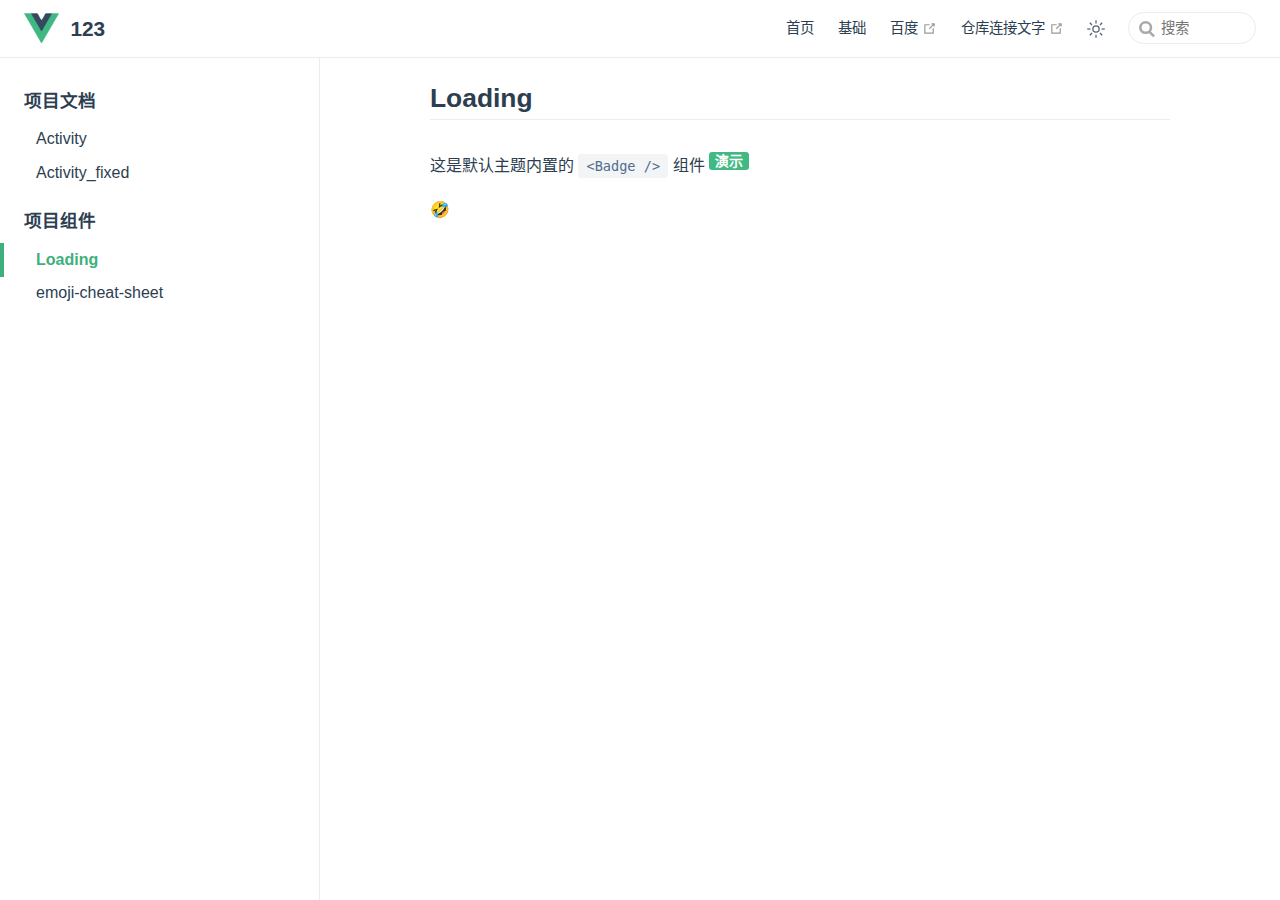
<file: activity/components/Loading.html>
<!DOCTYPE html>
<html lang="zh-CN">
  <head>
    <meta charset="utf-8">
    <meta name="viewport" content="width=device-width,initial-scale=1">
    <meta name="generator" content="VuePress 2.0.0-beta.61">
    <style>
      :root {
        --c-bg: #fff;
      }
      html.dark {
        --c-bg: #22272e;
      }
      html, body {
        background-color: var(--c-bg);
      }
    </style>
    <script>
      const userMode = localStorage.getItem('vuepress-color-scheme');
			const systemDarkMode = window.matchMedia && window.matchMedia('(prefers-color-scheme: dark)').matches;
			if (userMode === 'dark' || (userMode !== 'light' && systemDarkMode)) {
				document.documentElement.classList.toggle('dark', true);
			}
    </script>
    <link rel="icon" href="/images/logo.png"><title>123</title><meta name="description" content="这是我的第一个 VuePress 站点">
    <link rel="preload" href="/assets/style-d541f12f.css" as="style"><link rel="stylesheet" href="/assets/style-d541f12f.css">
    <link rel="modulepreload" href="/assets/app-1a063ec8.js"><link rel="modulepreload" href="/assets/framework-5866ffd3.js"><link rel="modulepreload" href="/assets/Loading.html-b8931bb8.js"><link rel="modulepreload" href="/assets/Loading.html-0df0f20d.js"><link rel="prefetch" href="/assets/index.html-2a83d0ce.js" as="script"><link rel="prefetch" href="/assets/page-a.html-2a8c745f.js" as="script"><link rel="prefetch" href="/assets/page-b.html-56be07da.js" as="script"><link rel="prefetch" href="/assets/index.html-4b4fdc1e.js" as="script"><link rel="prefetch" href="/assets/emoji_cheat_sheet.html-62e9799e.js" as="script"><link rel="prefetch" href="/assets/404.html-f9875e7b.js" as="script"><link rel="prefetch" href="/assets/index.html-b809455c.js" as="script"><link rel="prefetch" href="/assets/page-a.html-2a6a669c.js" as="script"><link rel="prefetch" href="/assets/page-b.html-9125eaba.js" as="script"><link rel="prefetch" href="/assets/index.html-5d763539.js" as="script"><link rel="prefetch" href="/assets/emoji_cheat_sheet.html-183b7e15.js" as="script"><link rel="prefetch" href="/assets/404.html-87d54bd8.js" as="script"><link rel="prefetch" href="/assets/btt-c68e8c1b.js" as="script"><link rel="prefetch" href="/assets/buttons-043c7dbe.js" as="script">
  </head>
  <body>
    <div id="app"><!--[--><div class="theme-container"><!--[--><header class="navbar"><div class="toggle-sidebar-button" title="toggle sidebar" aria-expanded="false" role="button" tabindex="0"><div class="icon" aria-hidden="true"><span></span><span></span><span></span></div></div><span><a href="/" class=""><img class="logo" src="/images/logo.png" alt="123"><span class="site-name can-hide">123</span></a></span><div class="navbar-items-wrapper" style=""><!--[--><!--]--><nav class="navbar-items can-hide"><!--[--><div class="navbar-item"><a href="/activity/page-a" class="" aria-label="首页"><!--[--><!--]--> 首页 <!--[--><!--]--></a></div><div class="navbar-item"><a href="/guide/" class="" aria-label="基础"><!--[--><!--]--> 基础 <!--[--><!--]--></a></div><div class="navbar-item"><a class="external-link" href="https://baidu.com" rel="noopener noreferrer" target="_blank" aria-label="百度"><!--[--><!--]--> 百度 <span><svg class="external-link-icon" xmlns="http://www.w3.org/2000/svg" aria-hidden="true" focusable="false" x="0px" y="0px" viewBox="0 0 100 100" width="15" height="15"><path fill="currentColor" d="M18.8,85.1h56l0,0c2.2,0,4-1.8,4-4v-32h-8v28h-48v-48h28v-8h-32l0,0c-2.2,0-4,1.8-4,4v56C14.8,83.3,16.6,85.1,18.8,85.1z"></path><polygon fill="currentColor" points="45.7,48.7 51.3,54.3 77.2,28.5 77.2,37.2 85.2,37.2 85.2,14.9 62.8,14.9 62.8,22.9 71.5,22.9"></polygon></svg><span class="external-link-icon-sr-only">open in new window</span></span><!--[--><!--]--></a></div><div class="navbar-item"><a class="external-link" href="https://baidu.com" rel="noopener noreferrer" target="_blank" aria-label="仓库连接文字"><!--[--><!--]--> 仓库连接文字 <span><svg class="external-link-icon" xmlns="http://www.w3.org/2000/svg" aria-hidden="true" focusable="false" x="0px" y="0px" viewBox="0 0 100 100" width="15" height="15"><path fill="currentColor" d="M18.8,85.1h56l0,0c2.2,0,4-1.8,4-4v-32h-8v28h-48v-48h28v-8h-32l0,0c-2.2,0-4,1.8-4,4v56C14.8,83.3,16.6,85.1,18.8,85.1z"></path><polygon fill="currentColor" points="45.7,48.7 51.3,54.3 77.2,28.5 77.2,37.2 85.2,37.2 85.2,14.9 62.8,14.9 62.8,22.9 71.5,22.9"></polygon></svg><span class="external-link-icon-sr-only">open in new window</span></span><!--[--><!--]--></a></div><!--]--></nav><!--[--><!--]--><button class="toggle-color-mode-button" title="toggle color mode"><svg style="" class="icon" focusable="false" viewBox="0 0 32 32"><path d="M16 12.005a4 4 0 1 1-4 4a4.005 4.005 0 0 1 4-4m0-2a6 6 0 1 0 6 6a6 6 0 0 0-6-6z" fill="currentColor"></path><path d="M5.394 6.813l1.414-1.415l3.506 3.506L8.9 10.318z" fill="currentColor"></path><path d="M2 15.005h5v2H2z" fill="currentColor"></path><path d="M5.394 25.197L8.9 21.691l1.414 1.415l-3.506 3.505z" fill="currentColor"></path><path d="M15 25.005h2v5h-2z" fill="currentColor"></path><path d="M21.687 23.106l1.414-1.415l3.506 3.506l-1.414 1.414z" fill="currentColor"></path><path d="M25 15.005h5v2h-5z" fill="currentColor"></path><path d="M21.687 8.904l3.506-3.506l1.414 1.415l-3.506 3.505z" fill="currentColor"></path><path d="M15 2.005h2v5h-2z" fill="currentColor"></path></svg><svg style="display:none;" class="icon" focusable="false" viewBox="0 0 32 32"><path d="M13.502 5.414a15.075 15.075 0 0 0 11.594 18.194a11.113 11.113 0 0 1-7.975 3.39c-.138 0-.278.005-.418 0a11.094 11.094 0 0 1-3.2-21.584M14.98 3a1.002 1.002 0 0 0-.175.016a13.096 13.096 0 0 0 1.825 25.981c.164.006.328 0 .49 0a13.072 13.072 0 0 0 10.703-5.555a1.01 1.01 0 0 0-.783-1.565A13.08 13.08 0 0 1 15.89 4.38A1.015 1.015 0 0 0 14.98 3z" fill="currentColor"></path></svg></button><form class="search-box" role="search"><input type="search" placeholder="搜索" autocomplete="off" spellcheck="false" value><!----></form></div></header><!--]--><div class="sidebar-mask"></div><!--[--><aside class="sidebar"><nav class="navbar-items"><!--[--><div class="navbar-item"><a href="/activity/page-a" class="" aria-label="首页"><!--[--><!--]--> 首页 <!--[--><!--]--></a></div><div class="navbar-item"><a href="/guide/" class="" aria-label="基础"><!--[--><!--]--> 基础 <!--[--><!--]--></a></div><div class="navbar-item"><a class="external-link" href="https://baidu.com" rel="noopener noreferrer" target="_blank" aria-label="百度"><!--[--><!--]--> 百度 <span><svg class="external-link-icon" xmlns="http://www.w3.org/2000/svg" aria-hidden="true" focusable="false" x="0px" y="0px" viewBox="0 0 100 100" width="15" height="15"><path fill="currentColor" d="M18.8,85.1h56l0,0c2.2,0,4-1.8,4-4v-32h-8v28h-48v-48h28v-8h-32l0,0c-2.2,0-4,1.8-4,4v56C14.8,83.3,16.6,85.1,18.8,85.1z"></path><polygon fill="currentColor" points="45.7,48.7 51.3,54.3 77.2,28.5 77.2,37.2 85.2,37.2 85.2,14.9 62.8,14.9 62.8,22.9 71.5,22.9"></polygon></svg><span class="external-link-icon-sr-only">open in new window</span></span><!--[--><!--]--></a></div><div class="navbar-item"><a class="external-link" href="https://baidu.com" rel="noopener noreferrer" target="_blank" aria-label="仓库连接文字"><!--[--><!--]--> 仓库连接文字 <span><svg class="external-link-icon" xmlns="http://www.w3.org/2000/svg" aria-hidden="true" focusable="false" x="0px" y="0px" viewBox="0 0 100 100" width="15" height="15"><path fill="currentColor" d="M18.8,85.1h56l0,0c2.2,0,4-1.8,4-4v-32h-8v28h-48v-48h28v-8h-32l0,0c-2.2,0-4,1.8-4,4v56C14.8,83.3,16.6,85.1,18.8,85.1z"></path><polygon fill="currentColor" points="45.7,48.7 51.3,54.3 77.2,28.5 77.2,37.2 85.2,37.2 85.2,14.9 62.8,14.9 62.8,22.9 71.5,22.9"></polygon></svg><span class="external-link-icon-sr-only">open in new window</span></span><!--[--><!--]--></a></div><!--]--></nav><!--[--><!--]--><ul class="sidebar-items"><!--[--><li><p tabindex="0" class="sidebar-item sidebar-heading">项目文档 <!----></p><ul style="" class="sidebar-item-children"><!--[--><li><a href="/activity/page-a.md" class="sidebar-item" aria-label="Activity"><!--[--><!--]--> Activity <!--[--><!--]--></a><!----></li><li><a href="/activity/page-b.md" class="sidebar-item" aria-label="Activity_fixed"><!--[--><!--]--> Activity_fixed <!--[--><!--]--></a><!----></li><!--]--></ul></li><li><p tabindex="0" class="sidebar-item sidebar-heading active">项目组件 <!----></p><ul style="" class="sidebar-item-children"><!--[--><li><a href="/activity/components/Loading.md" class="sidebar-item active" aria-label="Loading"><!--[--><!--]--> Loading <!--[--><!--]--></a><!----></li><li><a href="/activity/components/emoji_cheat_sheet.md" class="sidebar-item" aria-label="emoji-cheat-sheet"><!--[--><!--]--> emoji-cheat-sheet <!--[--><!--]--></a><!----></li><!--]--></ul></li><!--]--></ul><!--[--><!--]--></aside><!--]--><!--[--><main class="page"><!--[--><!--]--><div class="theme-default-content"><!--[--><!--]--><div><h2 id="loading" tabindex="-1"><a class="header-anchor" href="#loading" aria-hidden="true">#</a> Loading</h2><p>这是默认主题内置的 <code>&lt;Badge /&gt;</code> 组件 <span class="badge tip" style=""><!--[-->演示<!--]--></span></p><p>🤣</p></div><!--[--><!--]--></div><footer class="page-meta"><!----><!----><!----></footer><!----><!--[--><!--]--></main><!--]--></div><!----><!--]--></div>
    <script type="module" src="/assets/app-1a063ec8.js" defer></script>
  </body>
</html>
</file>
<file: assets/style-d541f12f.css>
:root{--back-to-top-z-index: 5;--back-to-top-color: #3eaf7c;--back-to-top-color-hover: #71cda3}.back-to-top{cursor:pointer;position:fixed;bottom:2rem;right:2.5rem;width:2rem;height:1.2rem;background-color:var(--back-to-top-color);-webkit-mask:url(/assets/back-to-top-8efcbe56.svg) no-repeat;mask:url(/assets/back-to-top-8efcbe56.svg) no-repeat;z-index:var(--back-to-top-z-index)}.back-to-top:hover{background-color:var(--back-to-top-color-hover)}@media (max-width: 959px){.back-to-top{display:none}}@media print{.back-to-top{display:none}}.back-to-top-enter-active,.back-to-top-leave-active{transition:opacity .3s}.back-to-top-enter-from,.back-to-top-leave-to{opacity:0}:root{--external-link-icon-color: #aaa}.external-link-icon{position:relative;display:inline-block;color:var(--external-link-icon-color);vertical-align:middle;top:-1px}@media print{.external-link-icon{display:none}}.external-link-icon-sr-only{position:absolute;width:1px;height:1px;padding:0;margin:-1px;overflow:hidden;clip:rect(0,0,0,0);white-space:nowrap;border-width:0;-webkit-user-select:none;-moz-user-select:none;user-select:none}:root{--medium-zoom-z-index: 100;--medium-zoom-bg-color: #ffffff;--medium-zoom-opacity: 1}.medium-zoom-overlay{background-color:var(--medium-zoom-bg-color)!important;z-index:var(--medium-zoom-z-index)}.medium-zoom-overlay~img{z-index:calc(var(--medium-zoom-z-index) + 1)}.medium-zoom--opened .medium-zoom-overlay{opacity:var(--medium-zoom-opacity)}:root{--c-brand: #3eaf7c;--c-brand-light: #4abf8a;--c-bg: #ffffff;--c-bg-light: #f3f4f5;--c-bg-lighter: #eeeeee;--c-bg-dark: #ebebec;--c-bg-darker: #e6e6e6;--c-bg-navbar: var(--c-bg);--c-bg-sidebar: var(--c-bg);--c-bg-arrow: #cccccc;--c-text: #2c3e50;--c-text-accent: var(--c-brand);--c-text-light: #3a5169;--c-text-lighter: #4e6e8e;--c-text-lightest: #6a8bad;--c-text-quote: #999999;--c-border: #eaecef;--c-border-dark: #dfe2e5;--c-tip: #42b983;--c-tip-bg: var(--c-bg-light);--c-tip-title: var(--c-text);--c-tip-text: var(--c-text);--c-tip-text-accent: var(--c-text-accent);--c-warning: #ffc310;--c-warning-bg: #fffae3;--c-warning-bg-light: #fff3ba;--c-warning-bg-lighter: #fff0b0;--c-warning-border-dark: #f7dc91;--c-warning-details-bg: #fff5ca;--c-warning-title: #f1b300;--c-warning-text: #746000;--c-warning-text-accent: #edb100;--c-warning-text-light: #c1971c;--c-warning-text-quote: #ccab49;--c-danger: #f11e37;--c-danger-bg: #ffe0e0;--c-danger-bg-light: #ffcfde;--c-danger-bg-lighter: #ffc9c9;--c-danger-border-dark: #f1abab;--c-danger-details-bg: #ffd4d4;--c-danger-title: #ed1e2c;--c-danger-text: #660000;--c-danger-text-accent: #bd1a1a;--c-danger-text-light: #b5474d;--c-danger-text-quote: #c15b5b;--c-details-bg: #eeeeee;--c-badge-tip: var(--c-tip);--c-badge-warning: #ecc808;--c-badge-warning-text: var(--c-bg);--c-badge-danger: #dc2626;--c-badge-danger-text: var(--c-bg);--t-color: .3s ease;--t-transform: .3s ease;--code-bg-color: #282c34;--code-hl-bg-color: rgba(0, 0, 0, .66);--code-ln-color: #9e9e9e;--code-ln-wrapper-width: 3.5rem;--font-family: -apple-system, BlinkMacSystemFont, "Segoe UI", Roboto, Oxygen, Ubuntu, Cantarell, "Fira Sans", "Droid Sans", "Helvetica Neue", sans-serif;--font-family-code: Consolas, Monaco, "Andale Mono", "Ubuntu Mono", monospace;--navbar-height: 3.6rem;--navbar-padding-v: .7rem;--navbar-padding-h: 1.5rem;--sidebar-width: 20rem;--sidebar-width-mobile: calc(var(--sidebar-width) * .82);--content-width: 740px;--homepage-width: 960px}.back-to-top{--back-to-top-color: var(--c-brand);--back-to-top-color-hover: var(--c-brand-light)}.DocSearch{--docsearch-primary-color: var(--c-brand);--docsearch-text-color: var(--c-text);--docsearch-highlight-color: var(--c-brand);--docsearch-muted-color: var(--c-text-quote);--docsearch-container-background: rgba(9, 10, 17, .8);--docsearch-modal-background: var(--c-bg-light);--docsearch-searchbox-background: var(--c-bg-lighter);--docsearch-searchbox-focus-background: var(--c-bg);--docsearch-searchbox-shadow: inset 0 0 0 2px var(--c-brand);--docsearch-hit-color: var(--c-text-light);--docsearch-hit-active-color: var(--c-bg);--docsearch-hit-background: var(--c-bg);--docsearch-hit-shadow: 0 1px 3px 0 var(--c-border-dark);--docsearch-footer-background: var(--c-bg)}.external-link-icon{--external-link-icon-color: var(--c-text-quote)}.medium-zoom-overlay{--medium-zoom-bg-color: var(--c-bg)}#nprogress{--nprogress-color: var(--c-brand)}.pwa-popup{--pwa-popup-text-color: var(--c-text);--pwa-popup-bg-color: var(--c-bg);--pwa-popup-border-color: var(--c-brand);--pwa-popup-shadow: 0 4px 16px var(--c-brand);--pwa-popup-btn-text-color: var(--c-bg);--pwa-popup-btn-bg-color: var(--c-brand);--pwa-popup-btn-hover-bg-color: var(--c-brand-light)}.search-box{--search-bg-color: var(--c-bg);--search-accent-color: var(--c-brand);--search-text-color: var(--c-text);--search-border-color: var(--c-border);--search-item-text-color: var(--c-text-lighter);--search-item-focus-bg-color: var(--c-bg-light)}html.dark{--c-brand: #3aa675;--c-brand-light: #349469;--c-bg: #22272e;--c-bg-light: #2b313a;--c-bg-lighter: #262c34;--c-bg-dark: #343b44;--c-bg-darker: #37404c;--c-text: #adbac7;--c-text-light: #96a7b7;--c-text-lighter: #8b9eb0;--c-text-lightest: #8094a8;--c-border: #3e4c5a;--c-border-dark: #34404c;--c-tip: #318a62;--c-warning: #e0ad15;--c-warning-bg: #2d2f2d;--c-warning-bg-light: #423e2a;--c-warning-bg-lighter: #44442f;--c-warning-border-dark: #957c35;--c-warning-details-bg: #39392d;--c-warning-title: #fdca31;--c-warning-text: #d8d96d;--c-warning-text-accent: #ffbf00;--c-warning-text-light: #ddb84b;--c-warning-text-quote: #ccab49;--c-danger: #fc1e38;--c-danger-bg: #39232c;--c-danger-bg-light: #4b2b35;--c-danger-bg-lighter: #553040;--c-danger-border-dark: #a25151;--c-danger-details-bg: #482936;--c-danger-title: #fc2d3b;--c-danger-text: #ea9ca0;--c-danger-text-accent: #fd3636;--c-danger-text-light: #d9777c;--c-danger-text-quote: #d56b6b;--c-details-bg: #323843;--c-badge-warning: var(--c-warning);--c-badge-warning-text: #3c2e05;--c-badge-danger: var(--c-danger);--c-badge-danger-text: #401416;--code-hl-bg-color: #363b46}html.dark .DocSearch{--docsearch-logo-color: var(--c-text);--docsearch-modal-shadow: inset 1px 1px 0 0 #2c2e40, 0 3px 8px 0 #000309;--docsearch-key-shadow: inset 0 -2px 0 0 #282d55, inset 0 0 1px 1px #51577d, 0 2px 2px 0 rgba(3, 4, 9, .3);--docsearch-key-gradient: linear-gradient(-225deg, #444950, #1c1e21);--docsearch-footer-shadow: inset 0 1px 0 0 rgba(73, 76, 106, .5), 0 -4px 8px 0 rgba(0, 0, 0, .2)}html,body{padding:0;margin:0;background-color:var(--c-bg);transition:background-color var(--t-color)}html.dark{color-scheme:dark}html{font-size:16px}body{font-family:var(--font-family);-webkit-font-smoothing:antialiased;-moz-osx-font-smoothing:grayscale;font-size:1rem;color:var(--c-text)}a{font-weight:500;color:var(--c-text-accent);text-decoration:none;overflow-wrap:break-word}p a code{font-weight:400;color:var(--c-text-accent)}kbd{font-family:var(--font-family-code);color:var(--c-text);background:var(--c-bg-lighter);border:solid .15rem var(--c-border-dark);border-bottom:solid .25rem var(--c-border-dark);border-radius:.15rem;padding:0 .15em}code{font-family:var(--font-family-code);color:var(--c-text-lighter);padding:.25rem .5rem;margin:0;font-size:.85em;background-color:var(--c-bg-light);border-radius:3px;overflow-wrap:break-word;transition:background-color var(--t-color)}blockquote{font-size:1rem;color:var(--c-text-quote);border-left:.2rem solid var(--c-border-dark);margin:1rem 0;padding:.25rem 0 .25rem 1rem;overflow-wrap:break-word}blockquote>p{margin:0}ul,ol{padding-left:1.2em}strong{font-weight:600}h1,h2,h3,h4,h5,h6{font-weight:600;line-height:1.25;overflow-wrap:break-word}h1:focus-visible,h2:focus-visible,h3:focus-visible,h4:focus-visible,h5:focus-visible,h6:focus-visible{outline:none}h1:hover .header-anchor,h2:hover .header-anchor,h3:hover .header-anchor,h4:hover .header-anchor,h5:hover .header-anchor,h6:hover .header-anchor{opacity:1}h1{font-size:2.2rem}h2{font-size:1.65rem;padding-bottom:.3rem;border-bottom:1px solid var(--c-border);transition:border-color var(--t-color)}h3{font-size:1.35rem}h4{font-size:1.15rem}h5{font-size:1.05rem}h6{font-size:1rem}a.header-anchor{font-size:.85em;float:left;margin-left:-.87em;padding-right:.23em;margin-top:.125em;opacity:0;-webkit-user-select:none;-moz-user-select:none;user-select:none}@media print{a.header-anchor{display:none}}a.header-anchor:hover{text-decoration:none}a.header-anchor:focus-visible{opacity:1}@media print{a[href^="http://"]:after,a[href^="https://"]:after{content:" (" attr(href) ") "}}p,ul,ol{line-height:1.7;overflow-wrap:break-word}hr{border:0;border-top:1px solid var(--c-border)}table{border-collapse:collapse;margin:1rem 0;display:block;overflow-x:auto;transition:border-color var(--t-color)}tr{border-top:1px solid var(--c-border-dark);transition:border-color var(--t-color)}tr:nth-child(2n){background-color:var(--c-bg-light);transition:background-color var(--t-color)}tr:nth-child(2n) code{background-color:var(--c-bg-dark)}th,td{padding:.6em 1em;border:1px solid var(--c-border-dark);transition:border-color var(--t-color)}.arrow{display:inline-block;width:0;height:0}.arrow.up{border-left:4px solid transparent;border-right:4px solid transparent;border-bottom:6px solid var(--c-bg-arrow)}.arrow.down{border-left:4px solid transparent;border-right:4px solid transparent;border-top:6px solid var(--c-bg-arrow)}.arrow.right{border-top:4px solid transparent;border-bottom:4px solid transparent;border-left:6px solid var(--c-bg-arrow)}.arrow.left{border-top:4px solid transparent;border-bottom:4px solid transparent;border-right:6px solid var(--c-bg-arrow)}.badge{display:inline-block;font-size:14px;font-weight:600;height:18px;line-height:18px;border-radius:3px;padding:0 6px;color:var(--c-bg);vertical-align:top;transition:color var(--t-color),background-color var(--t-color)}.badge.tip{background-color:var(--c-badge-tip)}.badge.warning{background-color:var(--c-badge-warning);color:var(--c-badge-warning-text)}.badge.danger{background-color:var(--c-badge-danger);color:var(--c-badge-danger-text)}.badge+.badge{margin-left:5px}code[class*=language-],pre[class*=language-]{color:#ccc;background:none;font-family:var(--font-family-code);font-size:1em;text-align:left;white-space:pre;word-spacing:normal;word-break:normal;word-wrap:normal;line-height:1.5;-moz-tab-size:4;-o-tab-size:4;tab-size:4;-webkit-hyphens:none;hyphens:none}pre[class*=language-]{padding:1em;margin:.5em 0;overflow:auto}:not(pre)>code[class*=language-],pre[class*=language-]{background:#2d2d2d}:not(pre)>code[class*=language-]{padding:.1em;border-radius:.3em;white-space:normal}.token.comment,.token.block-comment,.token.prolog,.token.doctype,.token.cdata{color:#999}.token.punctuation{color:#ccc}.token.tag,.token.attr-name,.token.namespace,.token.deleted{color:#ec5975}.token.function-name{color:#6196cc}.token.boolean,.token.number,.token.function{color:#f08d49}.token.property,.token.class-name,.token.constant,.token.symbol{color:#f8c555}.token.selector,.token.important,.token.atrule,.token.keyword,.token.builtin{color:#cc99cd}.token.string,.token.char,.token.attr-value,.token.regex,.token.variable{color:#7ec699}.token.operator,.token.entity,.token.url{color:#67cdcc}.token.important,.token.bold{font-weight:700}.token.italic{font-style:italic}.token.entity{cursor:help}.token.inserted{color:#3eaf7c}.theme-default-content pre,.theme-default-content pre[class*=language-]{line-height:1.375;padding:1.3rem 1.5rem;margin:.85rem 0;border-radius:6px;overflow:auto}.theme-default-content pre code,.theme-default-content pre[class*=language-] code{color:#fff;padding:0;background-color:transparent!important;border-radius:0;overflow-wrap:unset;-webkit-font-smoothing:auto;-moz-osx-font-smoothing:auto}.theme-default-content .line-number{font-family:var(--font-family-code)}div[class*=language-]{position:relative;background-color:var(--code-bg-color);border-radius:6px}div[class*=language-]:before{content:attr(data-ext);position:absolute;z-index:3;top:.8em;right:1em;font-size:.75rem;color:var(--code-ln-color)}div[class*=language-] pre,div[class*=language-] pre[class*=language-]{background:transparent!important;position:relative;z-index:1}div[class*=language-] .highlight-lines{-webkit-user-select:none;-moz-user-select:none;user-select:none;padding-top:1.3rem;position:absolute;top:0;left:0;width:100%;line-height:1.375}div[class*=language-] .highlight-lines .highlight-line{background-color:var(--code-hl-bg-color)}div[class*=language-]:not(.line-numbers-mode) .line-numbers{display:none}div[class*=language-].line-numbers-mode .highlight-lines .highlight-line{position:relative}div[class*=language-].line-numbers-mode .highlight-lines .highlight-line:before{content:" ";position:absolute;z-index:2;left:0;top:0;display:block;width:var(--code-ln-wrapper-width);height:100%}div[class*=language-].line-numbers-mode pre{margin-left:var(--code-ln-wrapper-width);padding-left:1rem;vertical-align:middle}div[class*=language-].line-numbers-mode .line-numbers{position:absolute;top:0;width:var(--code-ln-wrapper-width);text-align:center;color:var(--code-ln-color);padding-top:1.25rem;line-height:1.375;counter-reset:line-number}div[class*=language-].line-numbers-mode .line-numbers .line-number{position:relative;z-index:3;-webkit-user-select:none;-moz-user-select:none;user-select:none;height:1.375em}div[class*=language-].line-numbers-mode .line-numbers .line-number:before{counter-increment:line-number;content:counter(line-number);font-size:.85em}div[class*=language-].line-numbers-mode:after{content:"";position:absolute;top:0;left:0;width:var(--code-ln-wrapper-width);height:100%;border-radius:6px 0 0 6px;border-right:1px solid var(--code-hl-bg-color)}@media (max-width: 419px){.theme-default-content div[class*=language-]{margin:.85rem -1.5rem;border-radius:0}}.code-group__nav{margin-top:.85rem;margin-bottom:calc(-1.7rem - 6px);padding-bottom:calc(1.7rem - 6px);padding-left:10px;padding-top:10px;border-top-left-radius:6px;border-top-right-radius:6px;background-color:var(--code-bg-color)}.code-group__ul{margin:auto 0;padding-left:0;display:inline-flex;list-style:none}.code-group__nav-tab{border:0;padding:5px;cursor:pointer;background-color:transparent;font-size:.85em;line-height:1.4;color:#ffffffe6;font-weight:600}.code-group__nav-tab:focus{outline:none}.code-group__nav-tab:focus-visible{outline:1px solid rgba(255,255,255,.9)}.code-group__nav-tab-active{border-bottom:var(--c-brand) 1px solid}@media (max-width: 419px){.code-group__nav{margin-left:-1.5rem;margin-right:-1.5rem;border-radius:0}}.code-group-item{display:none}.code-group-item__active{display:block}.code-group-item>pre{background-color:orange}.custom-container{transition:color var(--t-color),border-color var(--t-color),background-color var(--t-color)}.custom-container .custom-container-title{font-weight:600}.custom-container .custom-container-title:not(:only-child){margin-bottom:-.4rem}.custom-container.tip,.custom-container.warning,.custom-container.danger{padding:.1rem 1.5rem;border-left-width:.5rem;border-left-style:solid;margin:1rem 0}.custom-container.tip{border-color:var(--c-tip);background-color:var(--c-tip-bg);color:var(--c-tip-text)}.custom-container.tip .custom-container-title{color:var(--c-tip-title)}.custom-container.tip a{color:var(--c-tip-text-accent)}.custom-container.tip code{background-color:var(--c-bg-dark)}.custom-container.warning{border-color:var(--c-warning);background-color:var(--c-warning-bg);color:var(--c-warning-text)}.custom-container.warning .custom-container-title{color:var(--c-warning-title)}.custom-container.warning a{color:var(--c-warning-text-accent)}.custom-container.warning blockquote{border-left-color:var(--c-warning-border-dark);color:var(--c-warning-text-quote)}.custom-container.warning code{color:var(--c-warning-text-light);background-color:var(--c-warning-bg-light)}.custom-container.warning details{background-color:var(--c-warning-details-bg)}.custom-container.warning details code{background-color:var(--c-warning-bg-lighter)}.custom-container.warning .external-link-icon{--external-link-icon-color: var(--c-warning-text-quote)}.custom-container.danger{border-color:var(--c-danger);background-color:var(--c-danger-bg);color:var(--c-danger-text)}.custom-container.danger .custom-container-title{color:var(--c-danger-title)}.custom-container.danger a{color:var(--c-danger-text-accent)}.custom-container.danger blockquote{border-left-color:var(--c-danger-border-dark);color:var(--c-danger-text-quote)}.custom-container.danger code{color:var(--c-danger-text-light);background-color:var(--c-danger-bg-light)}.custom-container.danger details{background-color:var(--c-danger-details-bg)}.custom-container.danger details code{background-color:var(--c-danger-bg-lighter)}.custom-container.danger .external-link-icon{--external-link-icon-color: var(--c-danger-text-quote)}.custom-container.details{display:block;position:relative;border-radius:2px;margin:1.6em 0;padding:1.6em;background-color:var(--c-details-bg)}.custom-container.details code{background-color:var(--c-bg-darker)}.custom-container.details h4{margin-top:0}.custom-container.details figure:last-child,.custom-container.details p:last-child{margin-bottom:0;padding-bottom:0}.custom-container.details summary{outline:none;cursor:pointer}.home{padding:var(--navbar-height) 2rem 0;max-width:var(--homepage-width);margin:0 auto;display:block}.home .hero{text-align:center}.home .hero img{max-width:100%;max-height:280px;display:block;margin:3rem auto 1.5rem}.home .hero h1{font-size:3rem}.home .hero h1,.home .hero .description,.home .hero .actions{margin:1.8rem auto}.home .hero .actions{display:flex;flex-wrap:wrap;gap:1rem;justify-content:center}.home .hero .description{max-width:35rem;font-size:1.6rem;line-height:1.3;color:var(--c-text-lightest)}.home .hero .action-button{display:inline-block;font-size:1.2rem;padding:.8rem 1.6rem;border-width:2px;border-style:solid;border-radius:4px;transition:background-color var(--t-color);box-sizing:border-box}.home .hero .action-button.primary{color:var(--c-bg);background-color:var(--c-brand);border-color:var(--c-brand)}.home .hero .action-button.primary:hover{background-color:var(--c-brand-light)}.home .hero .action-button.secondary{color:var(--c-brand);background-color:var(--c-bg);border-color:var(--c-brand)}.home .hero .action-button.secondary:hover{color:var(--c-bg);background-color:var(--c-brand-light)}.home .features{border-top:1px solid var(--c-border);transition:border-color var(--t-color);padding:1.2rem 0;margin-top:2.5rem;display:flex;flex-wrap:wrap;align-items:flex-start;align-content:stretch;justify-content:space-between}.home .feature{flex-grow:1;flex-basis:30%;max-width:30%}.home .feature h2{font-size:1.4rem;font-weight:500;border-bottom:none;padding-bottom:0;color:var(--c-text-light)}.home .feature p{color:var(--c-text-lighter)}.home .theme-default-content{padding:0;margin:0}.home .footer{padding:2.5rem;border-top:1px solid var(--c-border);text-align:center;color:var(--c-text-lighter);transition:border-color var(--t-color)}@media (max-width: 719px){.home .features{flex-direction:column}.home .feature{max-width:100%;padding:0 2.5rem}}@media (max-width: 419px){.home{padding-left:1.5rem;padding-right:1.5rem}.home .hero img{max-height:210px;margin:2rem auto 1.2rem}.home .hero h1{font-size:2rem}.home .hero h1,.home .hero .description,.home .hero .actions{margin:1.2rem auto}.home .hero .description{font-size:1.2rem}.home .hero .action-button{font-size:1rem;padding:.6rem 1.2rem}.home .feature h2{font-size:1.25rem}}.page{padding-top:var(--navbar-height);padding-left:var(--sidebar-width)}.navbar{position:fixed;z-index:20;top:0;left:0;right:0;height:var(--navbar-height);box-sizing:border-box;border-bottom:1px solid var(--c-border);background-color:var(--c-bg-navbar);transition:background-color var(--t-color),border-color var(--t-color)}.sidebar{font-size:16px;width:var(--sidebar-width);position:fixed;z-index:10;margin:0;top:var(--navbar-height);left:0;bottom:0;box-sizing:border-box;border-right:1px solid var(--c-border);overflow-y:auto;scrollbar-width:thin;scrollbar-color:var(--c-brand) var(--c-border);background-color:var(--c-bg-sidebar);transition:transform var(--t-transform),background-color var(--t-color),border-color var(--t-color)}.sidebar::-webkit-scrollbar{width:7px}.sidebar::-webkit-scrollbar-track{background-color:var(--c-border)}.sidebar::-webkit-scrollbar-thumb{background-color:var(--c-brand)}.sidebar-mask{position:fixed;z-index:9;top:0;left:0;width:100vw;height:100vh;display:none}.theme-container.sidebar-open .sidebar-mask{display:block}.theme-container.sidebar-open .navbar>.toggle-sidebar-button .icon span:nth-child(1){transform:rotate(45deg) translate3d(5.5px,5.5px,0)}.theme-container.sidebar-open .navbar>.toggle-sidebar-button .icon span:nth-child(2){transform:scale3d(0,1,1)}.theme-container.sidebar-open .navbar>.toggle-sidebar-button .icon span:nth-child(3){transform:rotate(-45deg) translate3d(6px,-6px,0)}.theme-container.sidebar-open .navbar>.toggle-sidebar-button .icon span:nth-child(1),.theme-container.sidebar-open .navbar>.toggle-sidebar-button .icon span:nth-child(3){transform-origin:center}.theme-container.no-navbar .theme-default-content h1,.theme-container.no-navbar .theme-default-content h2,.theme-container.no-navbar .theme-default-content h3,.theme-container.no-navbar .theme-default-content h4,.theme-container.no-navbar .theme-default-content h5,.theme-container.no-navbar .theme-default-content h6{margin-top:1.5rem;padding-top:0}.theme-container.no-navbar .page{padding-top:0}.theme-container.no-navbar .sidebar{top:0}.theme-container.no-sidebar .sidebar{display:none}@media (max-width: 719px){.theme-container.no-sidebar .sidebar{display:block}}.theme-container.no-sidebar .page{padding-left:0}.theme-default-content a:hover{text-decoration:underline}.theme-default-content img{max-width:100%}.theme-default-content h1,.theme-default-content h2,.theme-default-content h3,.theme-default-content h4,.theme-default-content h5,.theme-default-content h6{margin-top:calc(.5rem - var(--navbar-height));padding-top:calc(1rem + var(--navbar-height));margin-bottom:0}.theme-default-content h1:first-child,.theme-default-content h2:first-child,.theme-default-content h3:first-child,.theme-default-content h4:first-child,.theme-default-content h5:first-child,.theme-default-content h6:first-child{margin-bottom:1rem}.theme-default-content h1:first-child+p,.theme-default-content h1:first-child+pre,.theme-default-content h1:first-child+.custom-container,.theme-default-content h2:first-child+p,.theme-default-content h2:first-child+pre,.theme-default-content h2:first-child+.custom-container,.theme-default-content h3:first-child+p,.theme-default-content h3:first-child+pre,.theme-default-content h3:first-child+.custom-container,.theme-default-content h4:first-child+p,.theme-default-content h4:first-child+pre,.theme-default-content h4:first-child+.custom-container,.theme-default-content h5:first-child+p,.theme-default-content h5:first-child+pre,.theme-default-content h5:first-child+.custom-container,.theme-default-content h6:first-child+p,.theme-default-content h6:first-child+pre,.theme-default-content h6:first-child+.custom-container{margin-top:2rem}@media (max-width: 959px){.sidebar{font-size:15px;width:var(--sidebar-width-mobile)}.page{padding-left:var(--sidebar-width-mobile)}}@media (max-width: 719px){.sidebar{top:0;padding-top:var(--navbar-height);transform:translate(-100%)}.page{padding-left:0}.theme-container.sidebar-open .sidebar{transform:translate(0)}.theme-container.no-navbar .sidebar{padding-top:0}}@media (max-width: 419px){h1{font-size:1.9rem}}.navbar{--navbar-line-height: calc( var(--navbar-height) - 2 * var(--navbar-padding-v) );padding:var(--navbar-padding-v) var(--navbar-padding-h);line-height:var(--navbar-line-height)}.navbar .logo{height:var(--navbar-line-height);margin-right:var(--navbar-padding-v);vertical-align:top}.navbar .site-name{font-size:1.3rem;font-weight:600;color:var(--c-text);position:relative}.navbar .navbar-items-wrapper{display:flex;position:absolute;box-sizing:border-box;top:var(--navbar-padding-v);right:var(--navbar-padding-h);height:var(--navbar-line-height);padding-left:var(--navbar-padding-h);white-space:nowrap;font-size:.9rem}.navbar .navbar-items-wrapper .search-box{flex:0 0 auto;vertical-align:top}@media screen and (max-width: 719px){.navbar{padding-left:4rem}.navbar .site-name{display:block;width:calc(100vw - 11rem);overflow:hidden;white-space:nowrap;text-overflow:ellipsis}.navbar .can-hide{display:none}}.navbar-items{display:inline-block}@media print{.navbar-items{display:none}}.navbar-items a{display:inline-block;line-height:1.4rem;color:inherit}.navbar-items a:hover,.navbar-items a.router-link-active{color:var(--c-text)}.navbar-items .navbar-item{position:relative;display:inline-block;margin-left:1.5rem;line-height:var(--navbar-line-height)}.navbar-items .navbar-item:first-child{margin-left:0}.navbar-items .navbar-item>a:hover,.navbar-items .navbar-item>a.router-link-active{margin-bottom:-2px;border-bottom:2px solid var(--c-text-accent)}@media (max-width: 719px){.navbar-items .navbar-item{margin-left:0}.navbar-items .navbar-item>a:hover,.navbar-items .navbar-item>a.router-link-active{margin-bottom:0;border-bottom:none}.navbar-items a:hover,.navbar-items a.router-link-active{color:var(--c-text-accent)}}.toggle-sidebar-button{position:absolute;top:.6rem;left:1rem;display:none;padding:.6rem;cursor:pointer}.toggle-sidebar-button .icon{display:flex;flex-direction:column;justify-content:center;align-items:center;width:1.25rem;height:1.25rem;cursor:inherit}.toggle-sidebar-button .icon span{display:inline-block;width:100%;height:2px;border-radius:2px;background-color:var(--c-text);transition:transform var(--t-transform)}.toggle-sidebar-button .icon span:nth-child(2){margin:6px 0}@media screen and (max-width: 719px){.toggle-sidebar-button{display:block}}.toggle-color-mode-button{display:flex;margin:auto;margin-left:1rem;border:0;background:none;color:var(--c-text);opacity:.8;cursor:pointer}@media print{.toggle-color-mode-button{display:none}}.toggle-color-mode-button:hover{opacity:1}.toggle-color-mode-button .icon{width:1.25rem;height:1.25rem}.DocSearch{transition:background-color var(--t-color)}.navbar-dropdown-wrapper{cursor:pointer}.navbar-dropdown-wrapper .navbar-dropdown-title,.navbar-dropdown-wrapper .navbar-dropdown-title-mobile{display:block;font-size:.9rem;font-family:inherit;cursor:inherit;padding:inherit;line-height:1.4rem;background:transparent;border:none;font-weight:500;color:var(--c-text)}.navbar-dropdown-wrapper .navbar-dropdown-title:hover,.navbar-dropdown-wrapper .navbar-dropdown-title-mobile:hover{border-color:transparent}.navbar-dropdown-wrapper .navbar-dropdown-title .arrow,.navbar-dropdown-wrapper .navbar-dropdown-title-mobile .arrow{vertical-align:middle;margin-top:-1px;margin-left:.4rem}.navbar-dropdown-wrapper .navbar-dropdown-title-mobile{display:none;font-weight:600;font-size:inherit}.navbar-dropdown-wrapper .navbar-dropdown-title-mobile:hover{color:var(--c-text-accent)}.navbar-dropdown-wrapper .navbar-dropdown .navbar-dropdown-item{color:inherit;line-height:1.7rem}.navbar-dropdown-wrapper .navbar-dropdown .navbar-dropdown-item .navbar-dropdown-subtitle{margin:.45rem 0 0;border-top:1px solid var(--c-border);padding:1rem 0 .45rem;font-size:.9rem}.navbar-dropdown-wrapper .navbar-dropdown .navbar-dropdown-item .navbar-dropdown-subtitle>span{padding:0 1.5rem 0 1.25rem}.navbar-dropdown-wrapper .navbar-dropdown .navbar-dropdown-item .navbar-dropdown-subtitle>a{font-weight:inherit}.navbar-dropdown-wrapper .navbar-dropdown .navbar-dropdown-item .navbar-dropdown-subtitle>a.router-link-active:after{display:none}.navbar-dropdown-wrapper .navbar-dropdown .navbar-dropdown-item .navbar-dropdown-subitem-wrapper{padding:0;list-style:none}.navbar-dropdown-wrapper .navbar-dropdown .navbar-dropdown-item .navbar-dropdown-subitem-wrapper .navbar-dropdown-subitem{font-size:.9em}.navbar-dropdown-wrapper .navbar-dropdown .navbar-dropdown-item a{display:block;line-height:1.7rem;position:relative;border-bottom:none;font-weight:400;margin-bottom:0;padding:0 1.5rem 0 1.25rem}.navbar-dropdown-wrapper .navbar-dropdown .navbar-dropdown-item a:hover,.navbar-dropdown-wrapper .navbar-dropdown .navbar-dropdown-item a.router-link-active{color:var(--c-text-accent)}.navbar-dropdown-wrapper .navbar-dropdown .navbar-dropdown-item a.router-link-active:after{content:"";width:0;height:0;border-left:5px solid var(--c-text-accent);border-top:3px solid transparent;border-bottom:3px solid transparent;position:absolute;top:calc(50% - 2px);left:9px}.navbar-dropdown-wrapper .navbar-dropdown .navbar-dropdown-item:first-child .navbar-dropdown-subtitle{margin-top:0;padding-top:0;border-top:0}.navbar-dropdown-wrapper.mobile.open .navbar-dropdown-title,.navbar-dropdown-wrapper.mobile.open .navbar-dropdown-title-mobile{margin-bottom:.5rem}.navbar-dropdown-wrapper.mobile .navbar-dropdown-title,.navbar-dropdown-wrapper.mobile .navbar-dropdown-title-mobile{display:none}.navbar-dropdown-wrapper.mobile .navbar-dropdown-title-mobile{display:block}.navbar-dropdown-wrapper.mobile .navbar-dropdown{transition:height .1s ease-out;overflow:hidden}.navbar-dropdown-wrapper.mobile .navbar-dropdown .navbar-dropdown-item .navbar-dropdown-subtitle{border-top:0;margin-top:0;padding-top:0;padding-bottom:0}.navbar-dropdown-wrapper.mobile .navbar-dropdown .navbar-dropdown-item .navbar-dropdown-subtitle,.navbar-dropdown-wrapper.mobile .navbar-dropdown .navbar-dropdown-item>a{font-size:15px;line-height:2rem}.navbar-dropdown-wrapper.mobile .navbar-dropdown .navbar-dropdown-item .navbar-dropdown-subitem{font-size:14px;padding-left:1rem}.navbar-dropdown-wrapper:not(.mobile){height:1.8rem}.navbar-dropdown-wrapper:not(.mobile):hover .navbar-dropdown,.navbar-dropdown-wrapper:not(.mobile).open .navbar-dropdown{display:block!important}.navbar-dropdown-wrapper:not(.mobile).open:blur{display:none}.navbar-dropdown-wrapper:not(.mobile) .navbar-dropdown{display:none;height:auto!important;box-sizing:border-box;max-height:calc(100vh - 2.7rem);overflow-y:auto;position:absolute;top:100%;right:0;background-color:var(--c-bg-navbar);padding:.6rem 0;border:1px solid var(--c-border);border-bottom-color:var(--c-border-dark);text-align:left;border-radius:.25rem;white-space:nowrap;margin:0}.page{padding-bottom:2rem;display:block}.page .theme-default-content{max-width:var(--content-width);margin:0 auto;padding:2rem 2.5rem;padding-top:0}@media (max-width: 959px){.page .theme-default-content{padding:2rem}}@media (max-width: 419px){.page .theme-default-content{padding:1.5rem}}.page-meta{max-width:var(--content-width);margin:0 auto;padding:1rem 2.5rem;overflow:auto}@media (max-width: 959px){.page-meta{padding:2rem}}@media (max-width: 419px){.page-meta{padding:1.5rem}}.page-meta .meta-item{cursor:default;margin-top:.8rem}.page-meta .meta-item .meta-item-label{font-weight:500;color:var(--c-text-lighter)}.page-meta .meta-item .meta-item-info{font-weight:400;color:var(--c-text-quote)}.page-meta .edit-link{display:inline-block;margin-right:.25rem}@media print{.page-meta .edit-link{display:none}}.page-meta .last-updated{float:right}@media (max-width: 719px){.page-meta .last-updated{font-size:.8em;float:none}.page-meta .contributors{font-size:.8em}}.page-nav{max-width:var(--content-width);margin:0 auto;padding:1rem 2.5rem 2rem;padding-bottom:0}@media (max-width: 959px){.page-nav{padding:2rem}}@media (max-width: 419px){.page-nav{padding:1.5rem}}.page-nav .inner{min-height:2rem;margin-top:0;border-top:1px solid var(--c-border);transition:border-color var(--t-color);padding-top:1rem;overflow:auto}.page-nav .prev a:before{content:"\2190"}.page-nav .next{float:right}.page-nav .next a:after{content:"\2192"}.sidebar ul{padding:0;margin:0;list-style-type:none}.sidebar a{display:inline-block}.sidebar .navbar-items{display:none;border-bottom:1px solid var(--c-border);transition:border-color var(--t-color);padding:.5rem 0 .75rem}.sidebar .navbar-items a{font-weight:600}.sidebar .navbar-items .navbar-item{display:block;line-height:1.25rem;font-size:1.1em;padding:.5rem 0 .5rem 1.5rem}.sidebar .sidebar-items{padding:1.5rem 0}@media (max-width: 719px){.sidebar .navbar-items{display:block}.sidebar .navbar-items .navbar-dropdown-wrapper .navbar-dropdown .navbar-dropdown-item a.router-link-active:after{top:calc(1rem - 2px)}.sidebar .sidebar-items{padding:1rem 0}}.sidebar-item{cursor:default;border-left:.25rem solid transparent;color:var(--c-text)}.sidebar-item:focus-visible{outline-width:1px;outline-offset:-1px}.sidebar-item.active:not(p.sidebar-heading){font-weight:600;color:var(--c-text-accent);border-left-color:var(--c-text-accent)}.sidebar-item.sidebar-heading{transition:color .15s ease;font-size:1.1em;font-weight:700;padding:.35rem 1.5rem .35rem 1.25rem;width:100%;box-sizing:border-box;margin:0}.sidebar-item.sidebar-heading+.sidebar-item-children{transition:height .1s ease-out;overflow:hidden;margin-bottom:.75rem}.sidebar-item.collapsible{cursor:pointer}.sidebar-item.collapsible .arrow{position:relative;top:-.12em;left:.5em}.sidebar-item:not(.sidebar-heading){font-size:1em;font-weight:400;display:inline-block;margin:0;padding:.35rem 1rem .35rem 2rem;line-height:1.4;width:100%;box-sizing:border-box}.sidebar-item:not(.sidebar-heading)+.sidebar-item-children{padding-left:1rem;font-size:.95em}.sidebar-item-children .sidebar-item-children .sidebar-item:not(.sidebar-heading){padding:.25rem 1rem .25rem 1.75rem}.sidebar-item-children .sidebar-item-children .sidebar-item:not(.sidebar-heading).active{font-weight:500;border-left-color:transparent}a.sidebar-heading+.sidebar-item-children .sidebar-item:not(.sidebar-heading).active{border-left-color:transparent}a.sidebar-item{cursor:pointer}a.sidebar-item:hover{color:var(--c-text-accent)}.table-of-contents .badge{vertical-align:middle}.dropdown-enter-from,.dropdown-leave-to{height:0!important}.fade-slide-y-enter-active{transition:all .2s ease}.fade-slide-y-leave-active{transition:all .2s cubic-bezier(1,.5,.8,1)}.fade-slide-y-enter-from,.fade-slide-y-leave-to{transform:translateY(10px);opacity:0}:root{--search-bg-color: #ffffff;--search-accent-color: #3eaf7c;--search-text-color: #2c3e50;--search-border-color: #eaecef;--search-item-text-color: #5d81a5;--search-item-focus-bg-color: #f3f4f5;--search-input-width: 8rem;--search-result-width: 20rem}.search-box{display:inline-block;position:relative;margin-left:1rem}@media print{.search-box{display:none}}.search-box input{-webkit-appearance:none;-moz-appearance:none;appearance:none;cursor:text;width:var(--search-input-width);height:2rem;color:var(--search-text-color);display:inline-block;border:1px solid var(--search-border-color);border-radius:2rem;font-size:.9rem;line-height:2rem;padding:0 .5rem 0 2rem;outline:none;transition:all ease .3s;background:var(--search-bg-color) url(/assets/search-0782d0d1.svg) .6rem .5rem no-repeat;background-size:1rem}.search-box input:focus{cursor:auto;border-color:var(--search-accent-color)}.search-box .suggestions{background:var(--search-bg-color);width:var(--search-result-width);position:absolute;top:2rem;right:0;border:1px solid var(--search-border-color);border-radius:6px;padding:.4rem;list-style-type:none}.search-box .suggestion{line-height:1.4;padding:.4rem .6rem;border-radius:4px;cursor:pointer}.search-box .suggestion.focus{background-color:var(--search-item-focus-bg-color)}.search-box .suggestion.focus a{color:var(--search-accent-color)}.search-box .suggestion a{white-space:normal;color:var(--search-item-text-color)}.search-box .suggestion .page-title{font-weight:600}.search-box .suggestion .page-header{font-size:.9em;margin-left:.25em}@media (max-width: 719px){.search-box input{cursor:pointer;width:0;border-color:transparent;position:relative}.search-box input:focus{cursor:text;left:0;width:10rem}}@media (max-width: 419px){.search-box input:focus{width:8rem}.search-box .suggestions{width:calc(100vw - 4rem);right:-.5rem}}:root{--nprogress-color: #29d;--nprogress-z-index: 1031}#nprogress{pointer-events:none}#nprogress .bar{background:var(--nprogress-color);position:fixed;z-index:var(--nprogress-z-index);top:0;left:0;width:100%;height:2px}[data-v-f8a49d16]:root{--back-to-top-z-index: 5;--back-to-top-color: #3eaf7c;--back-to-top-color-hover: #71cda3}.btn[data-v-66a72756]{position:relative;padding:0 10px;border-radius:4px;background:rebeccapurple;color:#fff;text-align:center;display:inline-block;line-height:30px;-webkit-font-smoothing:auto;cursor:pointer}.btn[data-v-66a72756]:before{content:"";position:absolute;width:100%;height:100%;left:0;top:0;opacity:0}.btn[data-v-66a72756]:active{opacity:.8}
</file>
